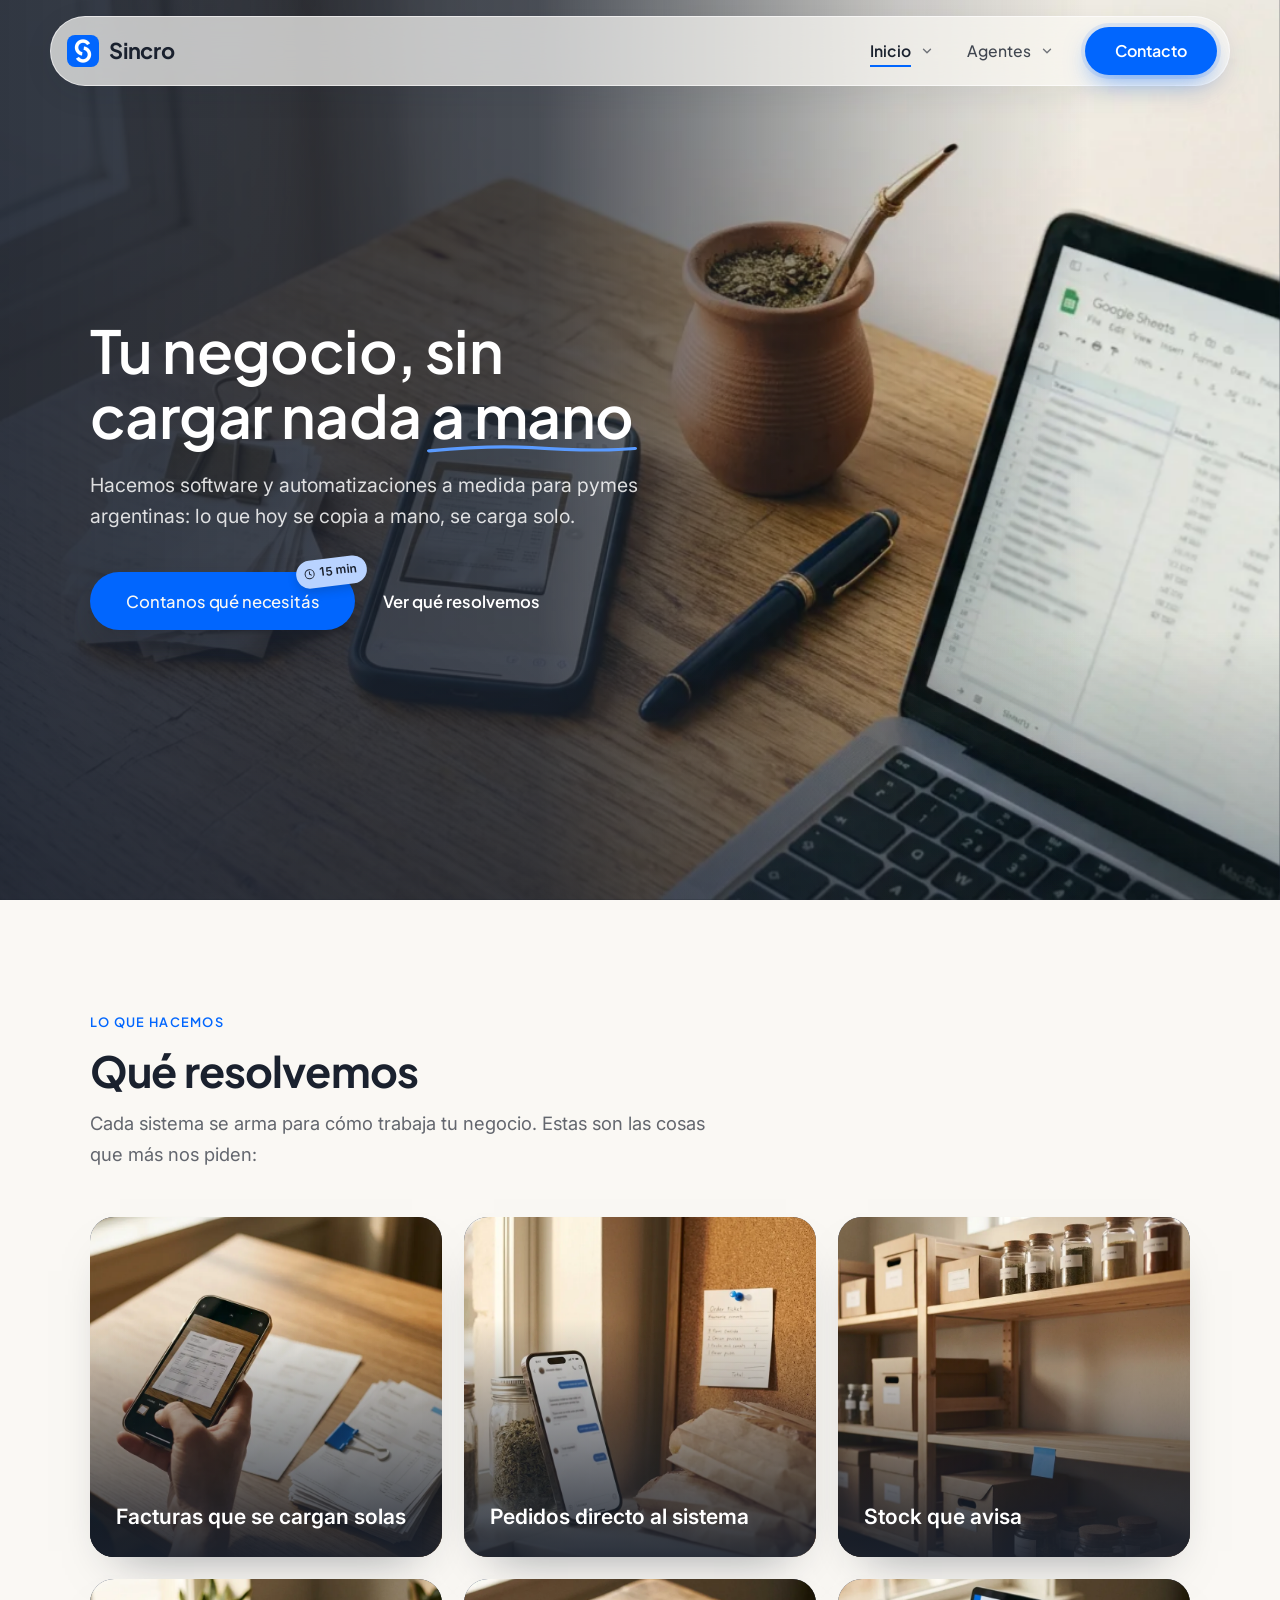
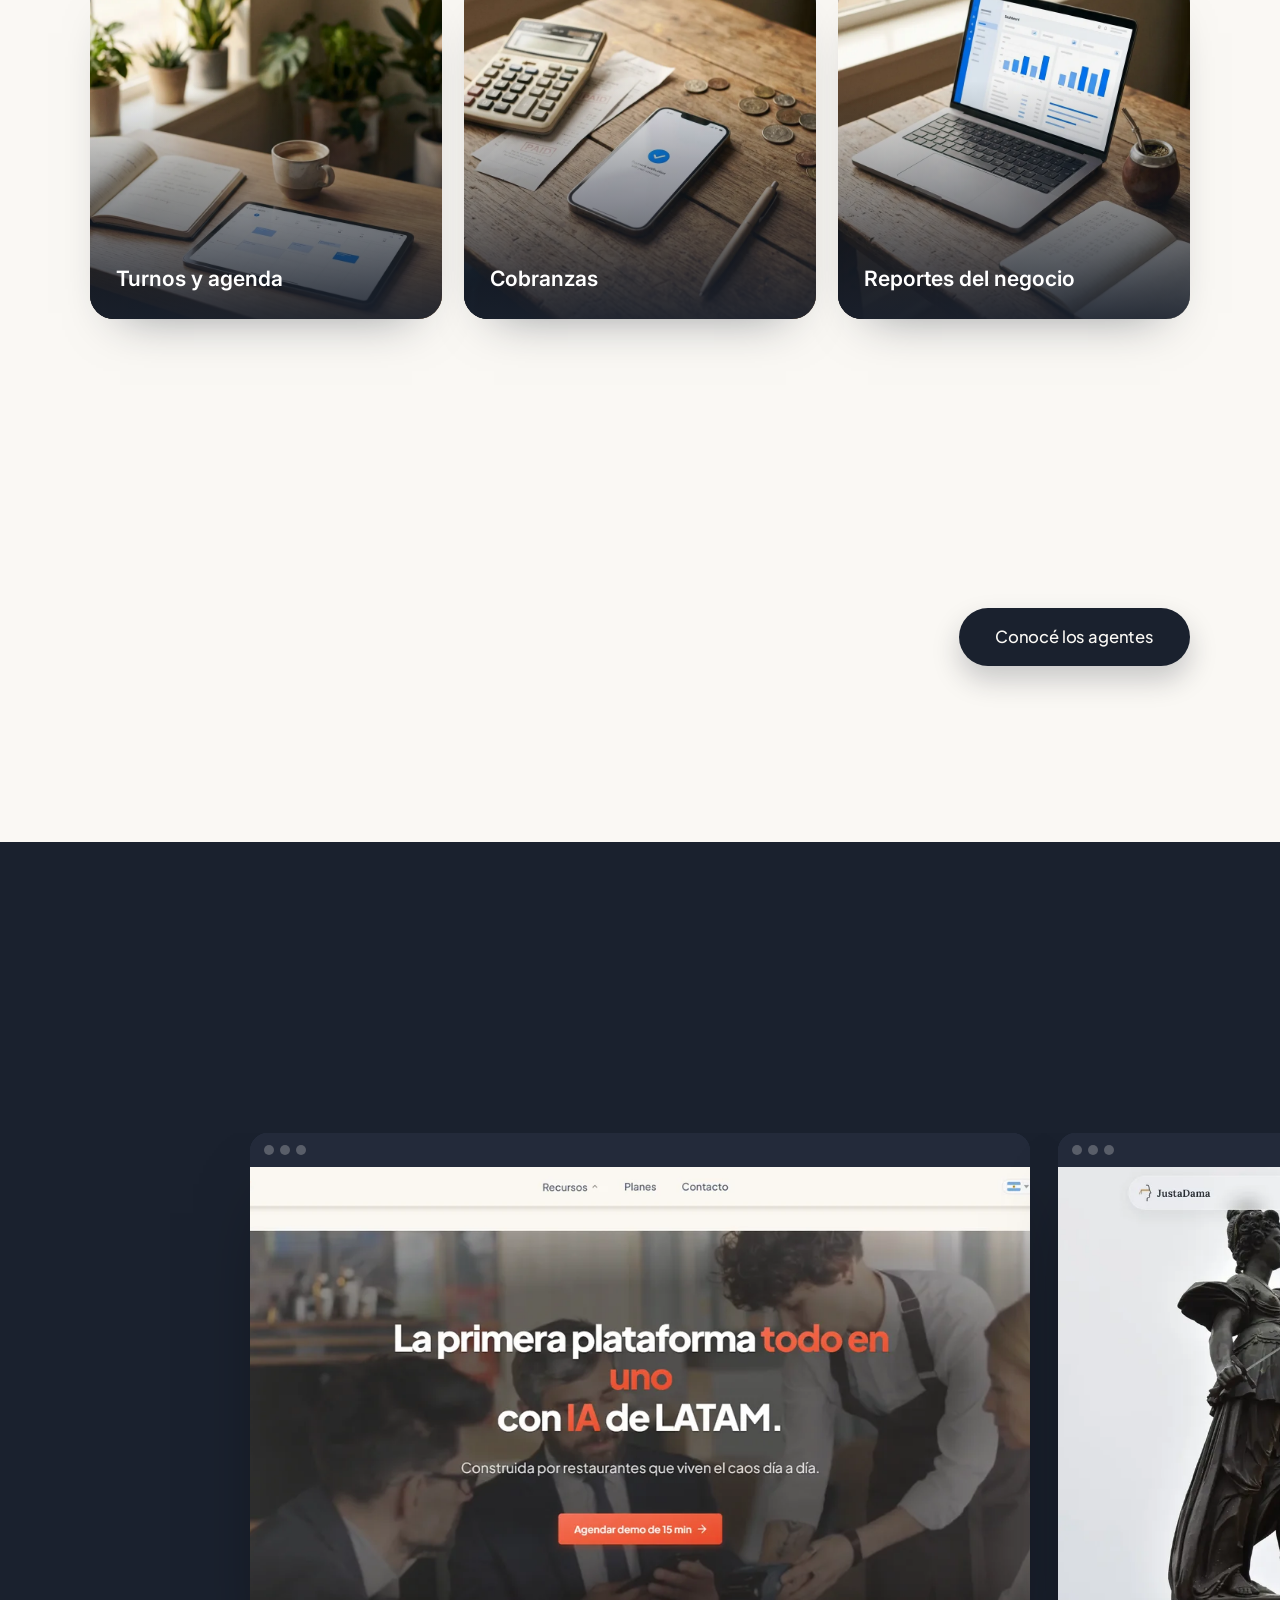
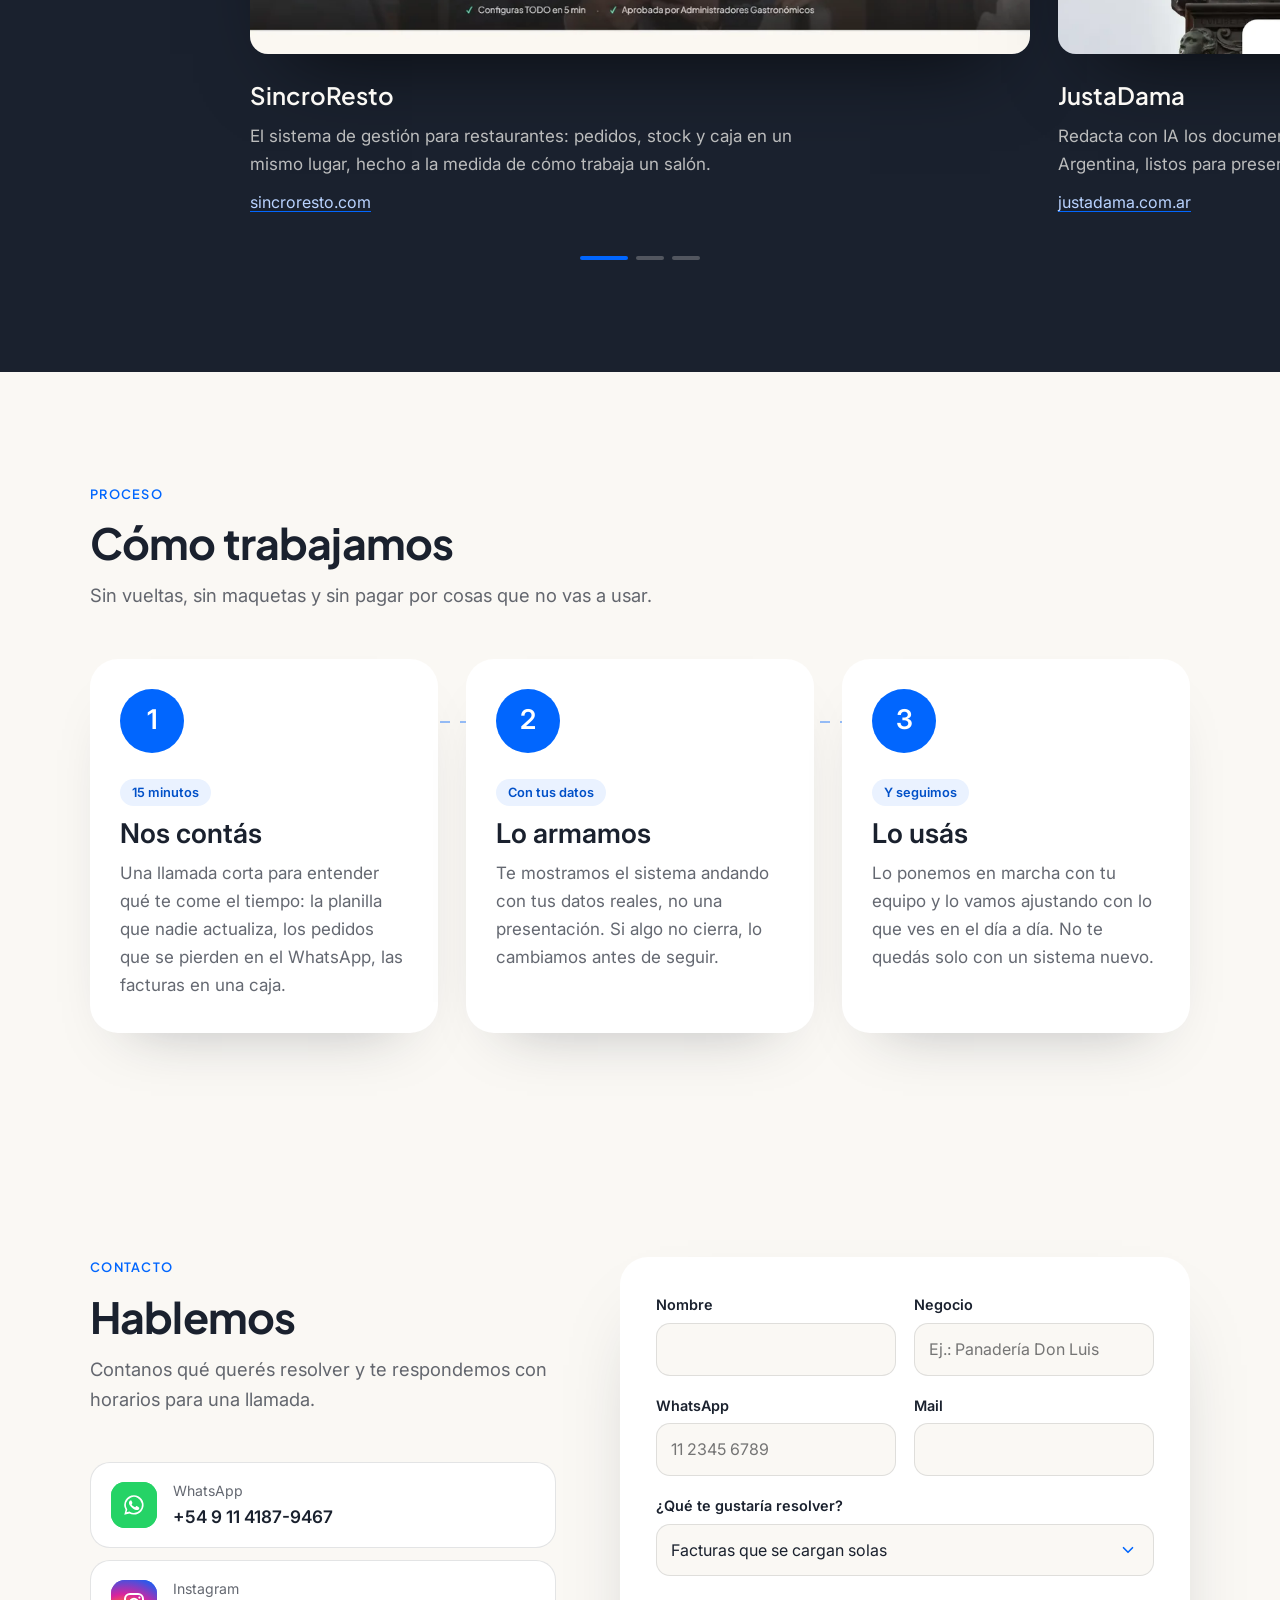
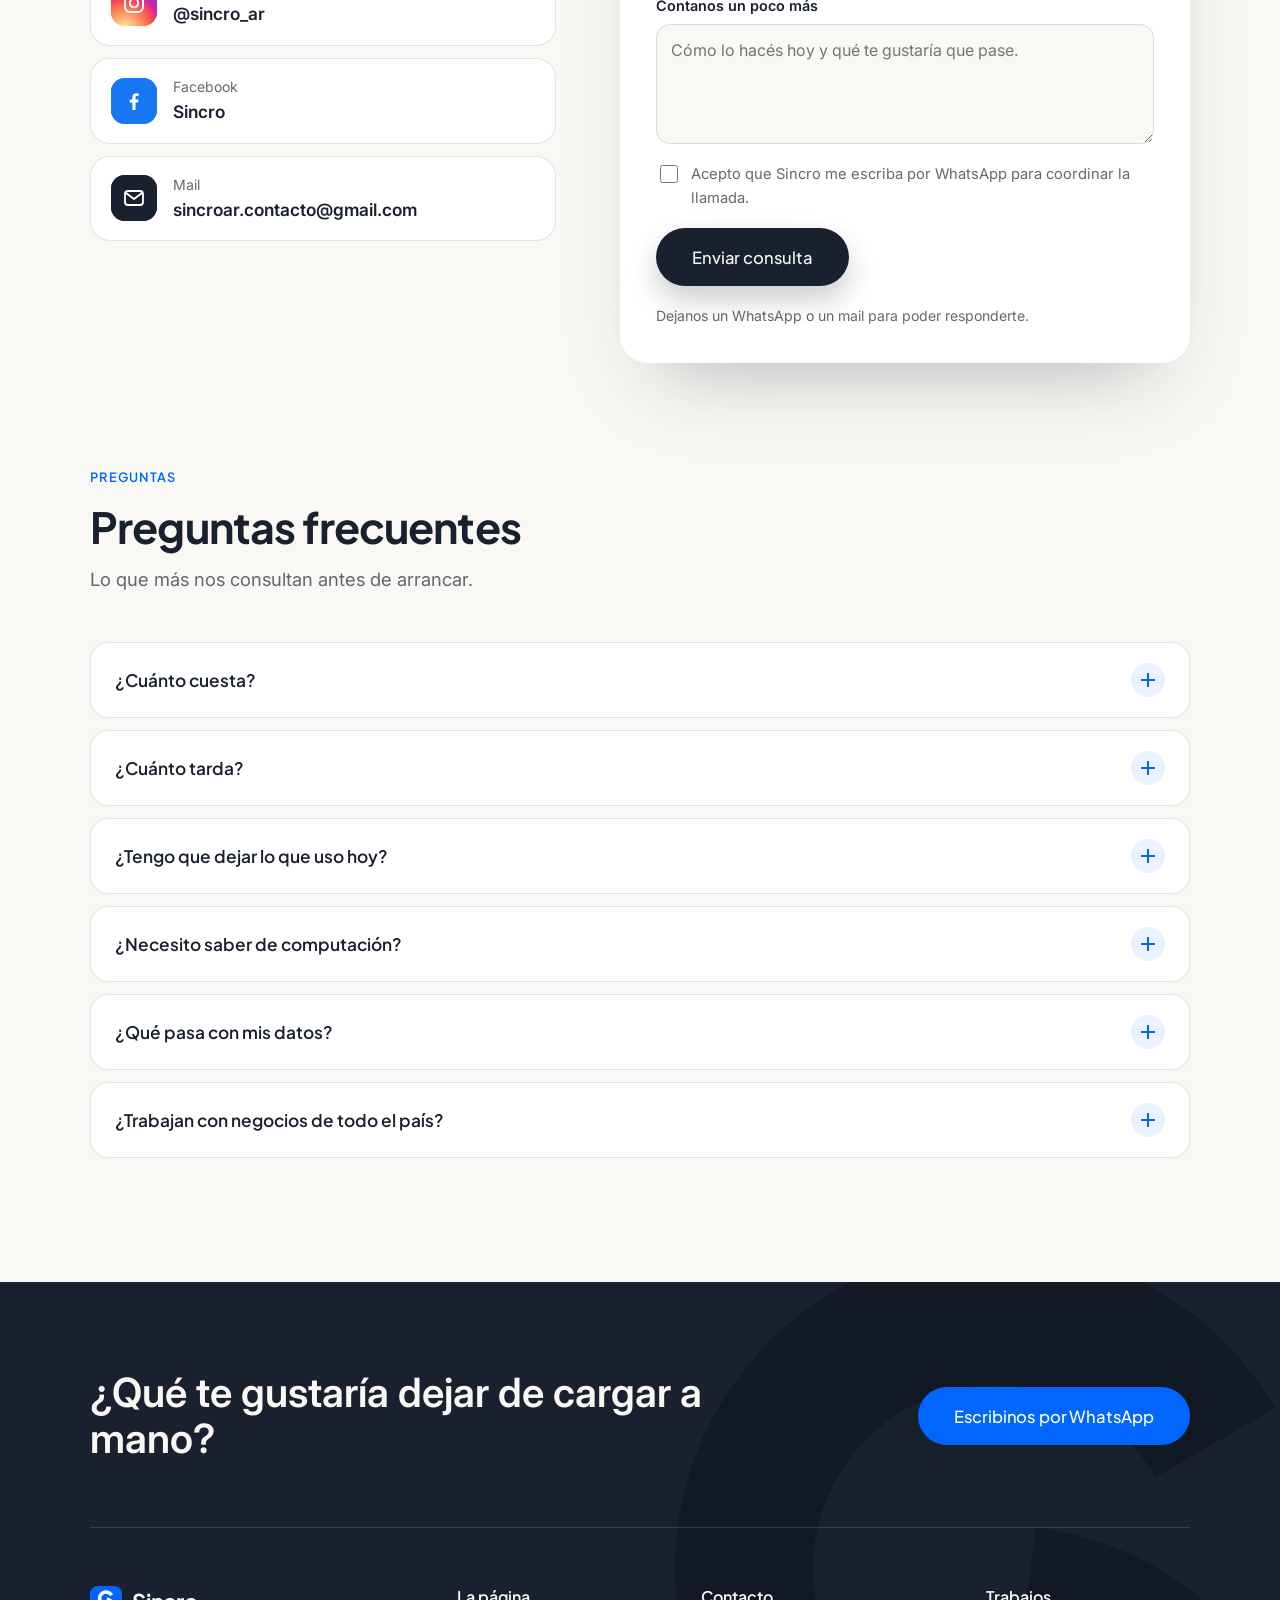
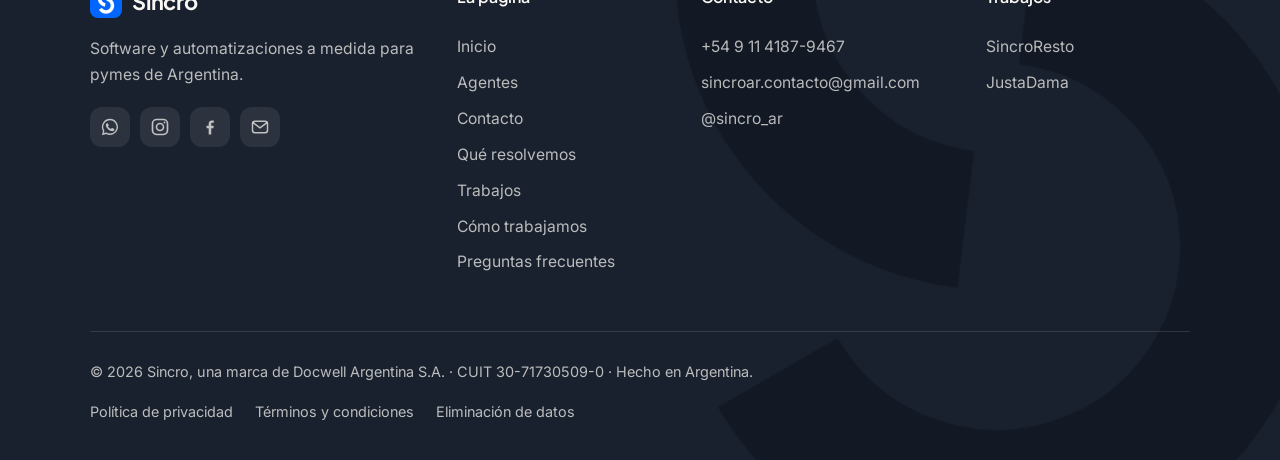
<file: index.html>
<!doctype html>
<html lang="es-AR">
<head>
<meta charset="utf-8">
<meta name="viewport" content="width=device-width, initial-scale=1">
<title>Sincro, software a medida para pymes</title>
<meta name="description" content="Sincro hace software y automatizaciones a medida para pymes argentinas: facturas que se cargan solas, pedidos desde WhatsApp, stock, turnos y cobranzas.">
<link rel="icon" href="logo.png">
<link rel="preconnect" href="https://fonts.googleapis.com">
<link rel="preconnect" href="https://fonts.gstatic.com" crossorigin>
<link href="https://fonts.googleapis.com/css2?family=Inter:wght@400;500;600&family=Plus+Jakarta+Sans:wght@500;600;700&display=swap" rel="stylesheet">
<link rel="stylesheet" href="estilo.css?v=12">
<script>document.documentElement.classList.add("js")</script>
<style>
  /* ---- Hero: la foto a todo el ancho y el texto encima ---- */
  .hero { position: relative; min-height: min(100svh, 900px); display: flex; align-items: center; color: #fff; overflow: hidden; background: var(--tinta); }
  .hero picture, .hero .foto { position: absolute; inset: 0; width: 100%; height: 100%; }
  .hero .foto { object-fit: cover; object-position: 60% 50%; }
  .hero::after {
    content: ''; position: absolute; inset: 0; pointer-events: none;
    background:
      linear-gradient(90deg, rgba(26, 33, 46, 0.9) 0%, rgba(26, 33, 46, 0.78) 42%, rgba(26, 33, 46, 0.2) 70%, rgba(26, 33, 46, 0) 85%),
      linear-gradient(0deg, rgba(26, 33, 46, 0.35) 0%, rgba(26, 33, 46, 0) 30%);
  }
  .hero .contenedor { position: relative; z-index: 1; width: 100%; padding-top: 120px; padding-bottom: 72px; }
  .hero-texto { max-width: 580px; }
  .hero h1 {
    margin: 0 0 22px; font-weight: 600; letter-spacing: -0.01em; line-height: 1.1;
    font-size: clamp(2.4rem, 4vw + 0.5rem, 3.9rem);
  }
  .trazo { position: relative; display: inline-block; }
  .trazo::after {
    content: ''; position: absolute; left: -2%; right: -2%; bottom: -0.1em; height: 0.16em; pointer-events: none;
    background: url("data:image/svg+xml,%3Csvg xmlns='http://www.w3.org/2000/svg' viewBox='0 0 300 20' preserveAspectRatio='none'%3E%3Cpath d='M3 13.5C55 7 110 4 150 7.5C195 11.5 245 15 297 9' fill='none' stroke='%235a9bff' stroke-width='6' stroke-linecap='round'/%3E%3C/svg%3E") no-repeat center / 100% 100%;
  }
  .bajada { margin: 0 0 40px; font-size: clamp(1.04rem, 1vw + 0.7rem, 1.22rem); line-height: 1.6; color: rgba(255, 255, 255, 0.84); max-width: 30em; }
  .acciones { display: flex; align-items: center; gap: 28px; flex-wrap: wrap; }
  .hero .boton { background: var(--azul); }
  .hero .boton::before { background: #fff; }
  .hero .boton::after { background: #0150c8; }
  .hero .enlace { color: #fff; }

  /* ---- Secciones ---- */
  .bloque { padding: 112px 0; }

  /* Que resolvemos: seis fotos; la que esta debajo del mouse se agranda y cuenta mas */
  .resolvemos { list-style: none; padding: 0; margin: 0; display: grid; grid-template-columns: repeat(3, 1fr); gap: 22px; }
  .resolvemos li {
    position: relative; aspect-ratio: 4 / 5; border-radius: 24px; overflow: hidden; color: #fff;
    isolation: isolate; background: linear-gradient(160deg, #2a3a5c, var(--tinta));
    box-shadow: 0 24px 48px -30px rgba(26, 33, 46, 0.5);
    transition: transform 0.45s cubic-bezier(0.2, 0.8, 0.2, 1), box-shadow 0.45s ease;
  }
  .resolvemos li::before {
    content: ''; position: absolute; inset: 0; z-index: -1;
    background: var(--foto, none) center / cover;
    transition: transform 0.9s cubic-bezier(0.22, 1, 0.36, 1), filter 0.6s ease;
  }
  .resolvemos li::after {
    content: ''; position: absolute; inset: 0;
    background: linear-gradient(0deg, rgba(26, 33, 46, 0.92) 0%, rgba(26, 33, 46, 0.35) 45%, rgba(26, 33, 46, 0) 70%);
  }
  .resolvemos .texto { position: absolute; left: 0; right: 0; bottom: 0; z-index: 1; padding: 26px 26px 28px; }
  .resolvemos b { display: block; font-size: 1.32rem; font-weight: 600; line-height: 1.2; }
  .resolvemos span { display: block; color: rgba(255, 255, 255, 0.86); font-size: 1rem; line-height: 1.5; max-height: 0; opacity: 0; overflow: hidden; transition: max-height 0.45s ease, opacity 0.3s ease, margin 0.45s ease; }
  .resolvemos li:hover span { max-height: 9em; opacity: 1; margin-top: 10px; }
  /* Con mouse: la tarjeta de abajo crece y empuja a las demas, pero la seccion no cambia:
     la grilla mide siempre 702px de alto y el ancho del contenedor, y las tarjetas se reparten ese lugar */
  @media (min-width: 901px) and (hover: hover) {
    .resolvemos {
      height: 702px; grid-template-columns: minmax(0, 1fr) minmax(0, 1fr) minmax(0, 1fr); grid-template-rows: minmax(0, 1fr) minmax(0, 1fr);
      transition: grid-template-columns 0.8s cubic-bezier(0.22, 1, 0.36, 1), grid-template-rows 0.8s cubic-bezier(0.22, 1, 0.36, 1);
    }
    .resolvemos li { aspect-ratio: auto; min-width: 0; min-height: 0; transition: box-shadow 0.6s ease, opacity 0.9s ease, transform 1s cubic-bezier(0.22, 1, 0.36, 1); }
    .resolvemos:has(li:nth-child(3n+1):hover) { grid-template-columns: minmax(0, 2.4fr) minmax(0, 0.8fr) minmax(0, 0.8fr); }
    .resolvemos:has(li:nth-child(3n+2):hover) { grid-template-columns: minmax(0, 0.8fr) minmax(0, 2.4fr) minmax(0, 0.8fr); }
    .resolvemos:has(li:nth-child(3n):hover) { grid-template-columns: minmax(0, 0.8fr) minmax(0, 0.8fr) minmax(0, 2.4fr); }
    .resolvemos:has(li:nth-child(-n+3):hover) { grid-template-rows: minmax(0, 2fr) minmax(0, 1fr); }
    .resolvemos:has(li:nth-child(n+4):hover) { grid-template-rows: minmax(0, 1fr) minmax(0, 2fr); }
    .resolvemos li:hover::before { transform: scale(1.06); }
    .resolvemos:has(li:hover) li:not(:hover)::before { filter: brightness(0.75) saturate(0.8); }
    .resolvemos li:hover { box-shadow: 0 40px 70px -30px rgba(26, 33, 46, 0.6); }
    .resolvemos b { transition: font-size 0.7s cubic-bezier(0.22, 1, 0.36, 1); }
    .resolvemos li:hover b { font-size: 1.7rem; }
    .resolvemos span { transition: max-height 0.6s cubic-bezier(0.22, 1, 0.36, 1) 0.1s, opacity 0.45s ease 0.18s, margin 0.6s cubic-bezier(0.22, 1, 0.36, 1); }
  }
  /* En el celular no hay mouse: la descripcion queda a la vista */
  @media (hover: none) { .resolvemos span { max-height: none; opacity: 1; margin-top: 8px; } }
  @media (prefers-reduced-motion: reduce) { .resolvemos li, .resolvemos span { transition: none; } }

  /* Ya funcionando: un carrusel con lo que hicimos */
  .caso { background: var(--tinta); color: var(--papel); overflow: hidden; }
  .caso h2 { color: var(--papel); }
  .caso .intro { color: rgba(250, 248, 244, 0.72); }
  .caso-cabeza .cabeza { margin: 0; }
  .caso-cabeza { margin-bottom: 52px; display: flex; justify-content: space-between; align-items: end; gap: 24px; flex-wrap: wrap; }
  .flechas { display: flex; gap: 10px; margin-bottom: 52px; }
  .flechas button {
    width: 52px; height: 52px; border-radius: 50%; border: 1px solid rgba(250, 248, 244, 0.3); background: transparent; color: var(--papel);
    display: grid; place-items: center; cursor: pointer; transition: background 0.2s ease, border-color 0.2s ease;
  }
  .flechas button:hover:not(:disabled) { background: var(--azul); border-color: var(--azul); }
  .flechas button:disabled { opacity: 0.35; cursor: default; }
  .flechas svg { width: 20px; height: 20px; }
  .pista { display: grid; grid-auto-flow: column; grid-auto-columns: var(--obra); gap: 28px; overflow-x: auto; scroll-snap-type: x mandatory; scrollbar-width: none; padding-bottom: 4px; }
  /* Los trabajos siguen hasta el borde de la pantalla */
  /* Los trabajos van de borde a borde de la pantalla: el que pasa sigue a la vista a la izquierda */
  .caso { --borde: calc(clamp(20px, 5vw, 40px) + max(0px, (100vw - var(--ancho)) / 2)); }
  .pista { --obra: min(780px, 82vw); margin: 0 calc(-1 * var(--borde)); padding: 0 calc((100vw - var(--obra)) / 2) 4px; }
  .pista::-webkit-scrollbar { display: none; }
  .pista:focus-visible { outline: 2px solid var(--azul); outline-offset: 6px; border-radius: 18px; }
  .obra { scroll-snap-align: center; display: grid; gap: 22px; align-content: start; }
  .ventana { border-radius: 18px; overflow: hidden; background: #2a3245; box-shadow: 0 40px 80px -40px rgba(0, 0, 0, 0.7); }
  .ventana .puntos { display: flex; gap: 6px; padding: 12px 14px; background: #232a3a; }
  .ventana .puntos i { width: 10px; height: 10px; border-radius: 50%; background: rgba(250, 248, 244, 0.25); }
  .ventana img { display: block; width: 100%; height: auto; aspect-ratio: 16 / 10; object-fit: cover; object-position: top; }
  .ventana .pronto { aspect-ratio: 16 / 10; display: grid; place-items: center; font-size: 2.4rem; font-weight: 600; color: rgba(250, 248, 244, 0.55); background: radial-gradient(circle at 30% 30%, #1d4fa8, #232a3a 70%); }
  .obra h3 { margin: 0 0 6px; font-size: 1.5rem; font-weight: 600; }
  .obra p { margin: 0 0 10px; color: rgba(250, 248, 244, 0.72); max-width: 34em; }
  .obra a { color: var(--azul-claro); font-size: 1rem; }
  .indicador { display: flex; justify-content: center; gap: 8px; margin-top: 36px; }
  .indicador button { width: 28px; height: 4px; border-radius: 4px; border: 0; padding: 0; background: rgba(250, 248, 244, 0.25); cursor: pointer; transition: background 0.2s ease, width 0.3s ease; }
  .indicador button[aria-current="true"] { background: var(--azul); width: 48px; }

  /* Como trabajamos: tres pasos grandes, unidos por una linea */
  .pasos { list-style: none; padding: 0; margin: 0; display: grid; grid-template-columns: repeat(3, 1fr); gap: 28px; position: relative; }
  .pasos::before { content: ''; position: absolute; top: 62px; left: 10%; right: 10%; height: 2px; background: repeating-linear-gradient(90deg, var(--azul) 0 10px, transparent 10px 20px); opacity: 0.4; }
  .pasos li { position: relative; background: #fff; border-radius: 28px; padding: 30px 30px 34px; box-shadow: 0 30px 60px -40px rgba(26, 33, 46, 0.35); }
  .pasos .num {
    display: grid; place-items: center; width: 64px; height: 64px; margin-bottom: 26px; border-radius: 50%;
    background: var(--azul); color: #fff; font-size: 1.7rem; font-weight: 600; box-shadow: 0 0 0 8px #fff;
  }
  .pasos .cuando { display: block; width: fit-content; margin-bottom: 12px; padding: 3px 12px; border-radius: 999px; background: #eaf2ff; color: #0150c8; font-family: var(--ui); font-size: 0.8rem; font-weight: 600; }
  .pasos b { display: block; font-size: 1.7rem; font-weight: 600; line-height: 1.15; margin-bottom: 10px; }
  .pasos p { margin: 0; color: var(--tinta-suave); }

  .faq { margin: 104px 0 0; }

  /* ---- Al scrollear: cada seccion entra a su manera ---- */
  @media (prefers-reduced-motion: no-preference) {
      .js [data-aparece="izq"] { transform: translateX(-48px); }
    .js [data-aparece="der"] { transform: translateX(80px); }
    .js [data-aparece="zoom"] { transform: scale(0.94); }
      /* las tarjetas de Que resolvemos: apenas vistas, el hover vuelve a ser inmediato */
    .js .resolvemos li[data-aparece] { transition: box-shadow 0.6s ease, opacity 0.9s ease calc(var(--orden, 0) * 120ms), transform 1s cubic-bezier(0.22, 1, 0.36, 1) calc(var(--orden, 0) * 120ms); }
    /* la linea punteada de los pasos se dibuja de izquierda a derecha y los numeros saltan */
    .js .pasos::before { transform: scaleX(0); transform-origin: left; transition: transform 1.6s cubic-bezier(0.22, 1, 0.36, 1) 0.4s; }
    .js .pasos.visto::before { transform: scaleX(1); }
    .js .pasos .num { transform: scale(0); transition: transform 0.7s cubic-bezier(0.34, 1.56, 0.64, 1); transition-delay: calc(var(--orden, 0) * 260ms + 0.5s); }
    .js .pasos.visto .num { transform: scale(1); }
    /* el hero entra al cargar */
    .hero .foto { animation: acerca 2.4s cubic-bezier(0.22, 1, 0.36, 1) both; }
    .hero-texto > * { animation: sube 1s cubic-bezier(0.22, 1, 0.36, 1) both; }
    .hero-texto > :nth-child(2) { animation-delay: 0.15s; }
    .hero-texto > :nth-child(3) { animation-delay: 0.3s; }
  }
  @keyframes acerca { from { transform: scale(1.08); } to { transform: none; } }
  @keyframes sube { from { opacity: 0; transform: translateY(24px); } to { opacity: 1; transform: none; } }

  @media (max-width: 900px) {
    .hero { align-items: flex-end; min-height: 100svh; }
    .hero .foto { object-position: 45% 50%; }
    .hero::after { background: linear-gradient(0deg, rgba(26, 33, 46, 0.94) 0%, rgba(26, 33, 46, 0.75) 45%, rgba(26, 33, 46, 0.1) 80%); }
    .resolvemos { grid-template-columns: 1fr 1fr; gap: 14px; }
    .resolvemos .texto { padding: 18px; }
    .resolvemos b { font-size: 1.08rem; }
    .resolvemos span { font-size: 0.9rem; }
    .pasos, .contacto-grilla { grid-template-columns: 1fr; }
    .pasos::before { display: none; }
    .contacto-grilla { gap: 32px; }
    .faq { margin-top: 72px; }
    .form { grid-template-columns: 1fr; padding: 26px; }
    .bloque { padding: 80px 0; }
  }
  @media (max-width: 560px) { .resolvemos { grid-template-columns: 1fr; } .resolvemos li { aspect-ratio: 5 / 4; } }
</style>
</head>
<body>
<header class="barra">
  <div class="barra-adentro">
    <a class="marca" href="#"><img src="logo.png" alt="">Sincro</a>
    <nav id="menu-principal" aria-label="Principal">
      <div class="nav-grupo">
        <a class="nav-link" href="index.html" aria-current="page">Inicio</a>
        <button class="nav-flecha" type="button" aria-expanded="false" aria-controls="sub-inicio" aria-label="Secciones de Inicio"><svg viewBox="0 0 24 24" fill="none" stroke="currentColor" stroke-width="2.4" stroke-linecap="round" stroke-linejoin="round" aria-hidden="true"><path d="m6 9 6 6 6-6"/></svg></button>
        <div class="nav-sub" id="sub-inicio"><div class="nav-sub-in">
          <a href="index.html#resolvemos">Qué resolvemos</a>
          <a href="index.html#trabajos">Trabajos</a>
          <a href="index.html#como">Cómo trabajamos</a>
          <a href="index.html#preguntas">Preguntas</a>
        </div></div>
      </div>
      <div class="nav-grupo">
        <a class="nav-link" href="agentes.html">Agentes</a>
        <button class="nav-flecha" type="button" aria-expanded="false" aria-controls="sub-agentes" aria-label="Secciones de Agentes"><svg viewBox="0 0 24 24" fill="none" stroke="currentColor" stroke-width="2.4" stroke-linecap="round" stroke-linejoin="round" aria-hidden="true"><path d="m6 9 6 6 6-6"/></svg></button>
        <div class="nav-sub" id="sub-agentes"><div class="nav-sub-in">
          <a href="agentes.html#asistente-de-marketing">Asistente de marketing</a>
          <a href="agentes.html#asistente-de-contenido">Asistente de contenido</a>
          <a href="agentes.html#asistente-puente">Asistente Puente</a>
          <a href="agentes.html#reglas">Las reglas</a>
          <a href="agentes.html#preguntas">Preguntas</a>
        </div></div>
      </div>
      <a class="boton-nav" href="contacto.html">Contacto</a>
    </nav>
    <button class="menu-btn" type="button" aria-expanded="false" aria-controls="menu-principal" aria-label="Abrir menú"><span></span><span></span><span></span></button>
  </div>
</header>

<main>
  <section class="hero">
    <picture>
      <source type="image/webp" srcset="hero-800.webp 800w, hero.webp 1376w" sizes="100vw">
      <img class="foto" src="hero.jpg" width="1376" height="768" fetchpriority="high" alt="">
    </picture>
    <div class="contenedor">
      <div class="hero-texto">
        <h1>Tu negocio, sin cargar nada <span class="trazo">a mano</span></h1>
        <p class="bajada">Hacemos software y automatizaciones a medida para pymes argentinas: lo que hoy se copia a mano, se carga solo.</p>
        <div class="acciones">
          <div class="boton-envuelto">
            <span class="etiqueta" aria-hidden="true">
              <svg viewBox="0 0 24 24" fill="none" stroke="currentColor" stroke-width="1.8"><circle cx="12" cy="12" r="8.4"/><path d="M12 7.6v4.6l3.1 1.9" stroke-linecap="round" stroke-linejoin="round"/></svg>
              15 min
            </span>
            <a class="boton" href="#contacto">Contanos qué necesitás</a>
          </div>
          <a class="enlace" href="#resolvemos">Ver qué resolvemos</a>
        </div>
      </div>
    </div>
  </section>

  <section class="bloque" id="resolvemos">
    <div class="contenedor">
      <div class="cabeza" data-aparece>
        <p class="etiqueta-sec">Lo que hacemos</p>
        <h2>Qué resolvemos</h2>
        <p class="intro">Cada sistema se arma para cómo trabaja tu negocio. Estas son las cosas que más nos piden:</p>
      </div>
      <ul class="resolvemos">
        <li style="--foto: url(resuelve-facturas.webp); --orden: 0" data-aparece><div class="texto"><b>Facturas que se cargan solas</b><span>Nos reenviás la foto o el PDF por WhatsApp o mail y queda cargada con proveedor, monto y vencimiento. Sin tipear nada.</span></div></li>
        <li style="--foto: url(resuelve-pedidos.webp); --orden: 1" data-aparece><div class="texto"><b>Pedidos directo al sistema</b><span>Los pedidos que entran por WhatsApp o mail se registran solos, con cliente y productos, listos para preparar.</span></div></li>
        <li style="--foto: url(resuelve-stock.webp); --orden: 2" data-aparece><div class="texto"><b>Stock que avisa</b><span>Te enterás cuando algo se está por terminar o por vencer, antes de quedarte sin.</span></div></li>
        <li style="--foto: url(resuelve-turnos.webp); --orden: 3" data-aparece><div class="texto"><b>Turnos y agenda</b><span>Tus clientes reservan solos, les llega el recordatorio y las cancelaciones liberan el lugar. Chau cuaderno.</span></div></li>
        <li style="--foto: url(resuelve-cobranzas.webp); --orden: 4" data-aparece><div class="texto"><b>Cobranzas</b><span>Recordatorios de pago automáticos y una lista clara de quién debe, cuánto y desde cuándo.</span></div></li>
        <li style="--foto: url(resuelve-reportes.webp); --orden: 5" data-aparece><div class="texto"><b>Reportes del negocio</b><span>Ventas, gastos, lo que se debe y lo que se cobra, en una pantalla que se actualiza sola.</span></div></li>
      </ul>
    </div>
  </section>

  <section class="bloque" id="agentes">
    <div class="contenedor agentes-teaser">
      <div data-aparece>
        <div class="cabeza">
          <p class="etiqueta-sec">Agentes</p>
          <h2>Agentes</h2>
          <p class="intro">Asistentes que trabajan dentro de tu sistema: uno para marketing, otro para contenido y pronto uno que atiende tus mensajes. Vos elegís cuánto hacen solos.</p>
        </div>
      </div>
      <a class="boton" href="agentes.html">Conocé los agentes</a>
    </div>
  </section>

  <section class="bloque caso" id="trabajos">
    <div class="contenedor">
      <div class="caso-cabeza" data-aparece="izq">
        <div>
          <div class="cabeza">
            <p class="etiqueta-sec">Trabajos</p>
            <h2>Ya funcionando</h2>
            <p class="intro">Sistemas que hicimos y que se usan todos los días.</p>
          </div>
        </div>
        <div class="flechas">
          <button type="button" data-ir="-1" aria-label="Trabajo anterior"><svg viewBox="0 0 24 24" fill="none" stroke="currentColor" stroke-width="2" stroke-linecap="round" stroke-linejoin="round"><path d="M15 5l-7 7 7 7"/></svg></button>
          <button type="button" data-ir="1" aria-label="Trabajo siguiente"><svg viewBox="0 0 24 24" fill="none" stroke="currentColor" stroke-width="2" stroke-linecap="round" stroke-linejoin="round"><path d="M9 5l7 7-7 7"/></svg></button>
        </div>
      </div>
      <div class="pista" tabindex="0" aria-label="Trabajos" data-aparece="der" style="--orden: 1">
        <article class="obra">
          <div class="ventana"><div class="puntos"><i></i><i></i><i></i></div><img src="caso-sincroresto.webp" width="1200" height="750" loading="lazy" alt="Inicio de SincroResto"></div>
          <div><h3>SincroResto</h3><p>El sistema de gestión para restaurantes: pedidos, stock y caja en un mismo lugar, hecho a la medida de cómo trabaja un salón.</p><a href="https://sincroresto.com" target="_blank" rel="noopener">sincroresto.com</a></div>
        </article>
        <article class="obra">
          <div class="ventana"><div class="puntos"><i></i><i></i><i></i></div><img src="caso-justadama.webp" width="1200" height="750" loading="lazy" alt="Inicio de JustaDama"></div>
          <div><h3>JustaDama</h3><p>Redacta con IA los documentos para constituir una sociedad en Argentina, listos para presentar.</p><a href="https://justadama.com.ar" target="_blank" rel="noopener">justadama.com.ar</a></div>
        </article>
        <article class="obra">
          <div class="ventana"><div class="puntos"><i></i><i></i><i></i></div><div class="pronto" role="img" aria-label="Tokeo">Tokeo</div></div>
          <div><h3>Tokeo</h3><p>Muy pronto.</p></div>
        </article>
      </div>
      <div class="indicador" aria-label="Elegir trabajo"></div>
    </div>
  </section>

  <section class="bloque" id="como">
    <div class="contenedor">
      <div class="cabeza" data-aparece>
        <p class="etiqueta-sec">Proceso</p>
        <h2>Cómo trabajamos</h2>
        <p class="intro">Sin vueltas, sin maquetas y sin pagar por cosas que no vas a usar.</p>
      </div>
      <ol class="pasos" data-solo-marca>
        <li style="--orden: 0" data-aparece><span class="num" aria-hidden="true">1</span><span class="cuando">15 minutos</span><b>Nos contás</b><p>Una llamada corta para entender qué te come el tiempo: la planilla que nadie actualiza, los pedidos que se pierden en el WhatsApp, las facturas en una caja.</p></li>
        <li style="--orden: 1" data-aparece><span class="num" aria-hidden="true">2</span><span class="cuando">Con tus datos</span><b>Lo armamos</b><p>Te mostramos el sistema andando con tus datos reales, no una presentación. Si algo no cierra, lo cambiamos antes de seguir.</p></li>
        <li style="--orden: 2" data-aparece><span class="num" aria-hidden="true">3</span><span class="cuando">Y seguimos</span><b>Lo usás</b><p>Lo ponemos en marcha con tu equipo y lo vamos ajustando con lo que ves en el día a día. No te quedás solo con un sistema nuevo.</p></li>
      </ol>
    </div>
  </section>

  <section class="bloque" id="contacto">
    <div class="contenedor">
      <div class="contacto-grilla">
        <div>
          <div class="cabeza" data-aparece>
            <p class="etiqueta-sec">Contacto</p>
            <h2>Hablemos</h2>
            <p class="intro">Contanos qué querés resolver y te respondemos con horarios para una llamada.</p>
          </div>
          <div class="redes">
            <a class="red wa" style="--orden: 0" data-aparece="izq" href="https://wa.me/5491141879467?text=Hola%20Sincro%2C%20quiero%20consultar%20por%20un%20sistema%20para%20mi%20negocio" target="_blank" rel="noopener">
              <span class="icono" aria-hidden="true"><svg viewBox="0 0 24 24" fill="currentColor"><path d="M12 2.2a9.7 9.7 0 0 0-8.4 14.6L2.3 21.8l5.1-1.3A9.7 9.7 0 1 0 12 2.2zm0 17.7c-1.5 0-3-.4-4.2-1.2l-.3-.2-3 .8.8-2.9-.2-.3A8 8 0 1 1 12 19.9zm4.4-6c-.2-.1-1.4-.7-1.7-.8-.2-.1-.4-.1-.5.1l-.8.9c-.1.2-.3.2-.5.1-.2-.1-1-.4-1.9-1.2-.7-.6-1.2-1.4-1.3-1.6-.1-.2 0-.4.1-.5l.4-.4.2-.4v-.4l-.8-1.8c-.2-.5-.4-.4-.5-.4h-.5c-.2 0-.4.1-.7.3-.2.3-.9.9-.9 2.1s.9 2.4 1 2.6c.1.2 1.8 2.8 4.4 3.9.6.3 1.1.4 1.5.5.6.2 1.2.2 1.6.1.5-.1 1.4-.6 1.6-1.1.2-.6.2-1 .1-1.1l-.3-.2z"/></svg></span>
              <span><small>WhatsApp</small><b>+54 9 11 4187-9467</b></span>
            </a>
            <a class="red ig" style="--orden: 1" data-aparece="izq" href="https://www.instagram.com/sincro_ar/" target="_blank" rel="noopener">
              <span class="icono" aria-hidden="true"><svg viewBox="0 0 24 24" fill="none" stroke="currentColor" stroke-width="2"><rect x="3" y="3" width="18" height="18" rx="5"/><circle cx="12" cy="12" r="4.2"/><circle cx="17.4" cy="6.6" r="1.1" fill="currentColor" stroke="none"/></svg></span>
              <span><small>Instagram</small><b>@sincro_ar</b></span>
            </a>
            <a class="red fb" style="--orden: 2" data-aparece="izq" href="https://www.facebook.com/profile.php?id=61595291607526" target="_blank" rel="noopener">
              <span class="icono" aria-hidden="true"><svg viewBox="0 0 24 24" fill="currentColor"><path d="M13.5 21v-7.6h2.6l.4-3h-3V8.5c0-.9.3-1.5 1.5-1.5h1.6V4.3c-.3 0-1.2-.1-2.3-.1-2.3 0-3.9 1.4-3.9 4v2.2H7.8v3h2.6V21h3.1z"/></svg></span>
              <span><small>Facebook</small><b>Sincro</b></span>
            </a>
            <a class="red mail" style="--orden: 3" data-aparece="izq" href="mailto:sincroar.contacto@gmail.com?subject=Consulta%20desde%20la%20web">
              <span class="icono" aria-hidden="true"><svg viewBox="0 0 24 24" fill="none" stroke="currentColor" stroke-width="1.8" stroke-linejoin="round"><rect x="3" y="5" width="18" height="14" rx="3"/><path d="M4 7l8 6 8-6" stroke-linecap="round"/></svg></span>
              <span><small>Mail</small><b>sincroar.contacto@gmail.com</b></span>
            </a>
          </div>
        </div>

        <form class="form" id="form-contacto" novalidate data-aparece="zoom" style="--orden: 1">
          <div class="campo"><label for="f-nombre">Nombre</label><input id="f-nombre" name="nombre" autocomplete="name" required></div>
          <div class="campo"><label for="f-negocio">Negocio</label><input id="f-negocio" name="negocio" autocomplete="organization" placeholder="Ej.: Panadería Don Luis"></div>
          <div class="campo"><label for="f-whatsapp">WhatsApp</label><input id="f-whatsapp" name="whatsapp" type="tel" autocomplete="tel" inputmode="tel" placeholder="11 2345 6789"></div>
          <div class="campo"><label for="f-mail">Mail</label><input id="f-mail" name="mail" type="email" autocomplete="email"></div>
          <div class="campo ancho"><label for="f-tema">¿Qué te gustaría resolver?</label>
            <select id="f-tema" name="tema">
              <option>Facturas que se cargan solas</option>
              <option>Pedidos directo al sistema</option>
              <option>Stock que avisa</option>
              <option>Turnos y agenda</option>
              <option>Cobranzas</option>
              <option>Reportes del negocio</option>
              <option>Otra cosa</option>
            </select>
          </div>
          <div class="campo ancho"><label for="f-mensaje">Contanos un poco más</label><textarea id="f-mensaje" name="mensaje" placeholder="Cómo lo hacés hoy y qué te gustaría que pase."></textarea></div>
          <div class="trampa" aria-hidden="true"><label>Tu sitio web <input name="sitio" tabindex="-1" autocomplete="off"></label></div>
          <label class="consentimiento"><input type="checkbox" name="acepta_whatsapp">Acepto que Sincro me escriba por WhatsApp para coordinar la llamada.</label>
          <button class="boton enviar" type="submit">Enviar consulta</button>
          <p class="nota" aria-live="polite">Dejanos un WhatsApp o un mail para poder responderte.</p>
        </form>
      </div>

      <div class="faq" id="preguntas">
        <div class="cabeza" data-aparece>
          <p class="etiqueta-sec">Preguntas</p>
          <h2>Preguntas frecuentes</h2>
          <p class="intro">Lo que más nos consultan antes de arrancar.</p>
        </div>
        <div>
          <details data-aparece><summary>¿Cuánto cuesta?</summary><div class="respuesta"><p>Depende de lo que haya que armar. Después de la llamada te pasamos un presupuesto por escrito, antes de empezar, y no pagás por funciones que no vas a usar.</p></div></details>
          <details data-aparece><summary>¿Cuánto tarda?</summary><div class="respuesta"><p>Depende del sistema. En la llamada te decimos plazos concretos, y en el camino te vamos mostrando avances andando con tus datos.</p></div></details>
          <details data-aparece><summary>¿Tengo que dejar lo que uso hoy?</summary><div class="respuesta"><p>No. Nos adaptamos a lo que ya usás: tu WhatsApp, tus planillas, tu mail o tu sistema de facturación. La idea es sacarte trabajo, no sumarte otro programa.</p></div></details>
          <details data-aparece><summary>¿Necesito saber de computación?</summary><div class="respuesta"><p>No. Lo armamos para que lo use cualquiera de tu equipo, y te acompañamos en la puesta en marcha.</p></div></details>
          <details data-aparece><summary>¿Qué pasa con mis datos?</summary><div class="respuesta"><p>Tus datos son tuyos y se usan solo para que el sistema funcione. Podés leer el detalle en la <a href="privacidad.html">política de privacidad</a>.</p></div></details>
          <details data-aparece><summary>¿Trabajan con negocios de todo el país?</summary><div class="respuesta"><p>Sí. Las llamadas y la puesta en marcha se hacen a distancia, así que da igual dónde esté tu negocio.</p></div></details>
        </div>
      </div>
    </div>
  </section>
</main>

<footer class="pie">
  <div class="contenedor">
    <div class="pie-llamado">
      <p>¿Qué te gustaría dejar de cargar a mano?</p>
      <a class="boton" href="https://wa.me/5491141879467?text=Hola%20Sincro%2C%20quiero%20consultar%20por%20un%20sistema%20para%20mi%20negocio" target="_blank" rel="noopener">Escribinos por WhatsApp</a>
    </div>
    <div class="pie-columnas">
      <div class="pie-marca">
        <a class="marca" href="#"><img src="logo.png" alt="">Sincro</a>
        <p>Software y automatizaciones a medida para pymes de Argentina.</p>
        <div class="pie-redes">
          <a href="https://wa.me/5491141879467?text=Hola%20Sincro%2C%20quiero%20consultar%20por%20un%20sistema%20para%20mi%20negocio" target="_blank" rel="noopener" aria-label="WhatsApp"><svg viewBox="0 0 24 24" fill="currentColor"><path d="M12 2.2a9.7 9.7 0 0 0-8.4 14.6L2.3 21.8l5.1-1.3A9.7 9.7 0 1 0 12 2.2zm0 17.7c-1.5 0-3-.4-4.2-1.2l-.3-.2-3 .8.8-2.9-.2-.3A8 8 0 1 1 12 19.9zm4.4-6c-.2-.1-1.4-.7-1.7-.8-.2-.1-.4-.1-.5.1l-.8.9c-.1.2-.3.2-.5.1-.2-.1-1-.4-1.9-1.2-.7-.6-1.2-1.4-1.3-1.6-.1-.2 0-.4.1-.5l.4-.4.2-.4v-.4l-.8-1.8c-.2-.5-.4-.4-.5-.4h-.5c-.2 0-.4.1-.7.3-.2.3-.9.9-.9 2.1s.9 2.4 1 2.6c.1.2 1.8 2.8 4.4 3.9.6.3 1.1.4 1.5.5.6.2 1.2.2 1.6.1.5-.1 1.4-.6 1.6-1.1.2-.6.2-1 .1-1.1l-.3-.2z"/></svg></a>
          <a href="https://www.instagram.com/sincro_ar/" target="_blank" rel="noopener" aria-label="Instagram"><svg viewBox="0 0 24 24" fill="none" stroke="currentColor" stroke-width="2"><rect x="3" y="3" width="18" height="18" rx="5"/><circle cx="12" cy="12" r="4.2"/><circle cx="17.4" cy="6.6" r="1.1" fill="currentColor" stroke="none"/></svg></a>
          <a href="https://www.facebook.com/profile.php?id=61595291607526" target="_blank" rel="noopener" aria-label="Facebook"><svg viewBox="0 0 24 24" fill="currentColor"><path d="M13.5 21v-7.6h2.6l.4-3h-3V8.5c0-.9.3-1.5 1.5-1.5h1.6V4.3c-.3 0-1.2-.1-2.3-.1-2.3 0-3.9 1.4-3.9 4v2.2H7.8v3h2.6V21h3.1z"/></svg></a>
          <a href="mailto:sincroar.contacto@gmail.com" aria-label="Mail"><svg viewBox="0 0 24 24" fill="none" stroke="currentColor" stroke-width="1.8" stroke-linejoin="round"><rect x="3" y="5" width="18" height="14" rx="3"/><path d="M4 7l8 6 8-6" stroke-linecap="round"/></svg></a>
        </div>
      </div>
      <nav aria-label="Secciones">
        <h3>La página</h3>
        <a href="index.html">Inicio</a>
        <a href="agentes.html">Agentes</a>
        <a href="contacto.html">Contacto</a>
        <a href="#resolvemos">Qué resolvemos</a>
        <a href="#trabajos">Trabajos</a>
        <a href="#como">Cómo trabajamos</a>
        <a href="#preguntas">Preguntas frecuentes</a>
      </nav>
      <div>
        <h3>Contacto</h3>
        <a href="https://wa.me/5491141879467?text=Hola%20Sincro%2C%20quiero%20consultar%20por%20un%20sistema%20para%20mi%20negocio" target="_blank" rel="noopener">+54 9 11 4187-9467</a>
        <a href="mailto:sincroar.contacto@gmail.com">sincroar.contacto@gmail.com</a>
        <a href="https://www.instagram.com/sincro_ar/" target="_blank" rel="noopener">@sincro_ar</a>
      </div>
      <div>
        <h3>Trabajos</h3>
        <a href="https://sincroresto.com" target="_blank" rel="noopener">SincroResto</a>
        <a href="https://justadama.com.ar" target="_blank" rel="noopener">JustaDama</a>
      </div>
    </div>
    <div class="pie-final">
      <span>© 2026 Sincro, una marca de Docwell Argentina S.A. · CUIT 30-71730509-0 · Hecho en Argentina.</span>
      <nav class="pie-legal" aria-label="Legales">
        <a href="privacidad.html">Política de privacidad</a>
        <a href="terminos.html">Términos y condiciones</a>
        <a href="eliminacion-de-datos.html">Eliminación de datos</a>
      </nav>
    </div>
  </div>
</footer>

<script>
  // Carrusel: flechas, rayitas y cual se esta viendo.
  (function () {
    const pista = document.querySelector('.pista');
    const obras = [...pista.children];
    const indicador = document.querySelector('.indicador');
    const flechas = document.querySelectorAll('.flechas button');
    const paso = () => obras[1].offsetLeft - obras[0].offsetLeft;
    const ir = (i) => pista.scrollTo({ left: Math.max(0, Math.min(obras.length - 1, i)) * paso(), behavior: 'smooth' });
    const rayas = obras.map((obra, i) => {
      const b = document.createElement('button');
      b.type = 'button';
      b.setAttribute('aria-label', obra.querySelector('h3').textContent);
      b.addEventListener('click', () => ir(i));
      indicador.append(b);
      return b;
    });
    const marcar = () => {
      const fin = pista.scrollLeft + pista.clientWidth >= pista.scrollWidth - 4;
      const i = fin ? obras.length - 1 : Math.round(pista.scrollLeft / paso());
      rayas.forEach((r, j) => r.setAttribute('aria-current', String(j === i)));
      flechas[0].disabled = pista.scrollLeft <= 4;
      flechas[1].disabled = fin;
    };
    flechas.forEach((f) => f.addEventListener('click', () => ir(Math.round(pista.scrollLeft / paso()) + Number(f.dataset.ir))));
    pista.addEventListener('scroll', marcar, { passive: true });
    marcar();

    // Pasa solo cada 5 segundos, pero recien cuando llegas a esta seccion.
    // Se frena con el mouse encima de un trabajo y vuelve a contar si lo moves a mano.
    if (!matchMedia('(prefers-reduced-motion: reduce)').matches) {
      let visible = false;
      let encima = false;
      let reloj;
      const contar = () => {
        clearTimeout(reloj);
        if (!visible || encima) return;
        reloj = setTimeout(() => {
          if (document.hidden) return contar();
          const fin = pista.scrollLeft + pista.clientWidth >= pista.scrollWidth - 4;
          ir(fin ? 0 : Math.round(pista.scrollLeft / paso()) + 1);
          contar();
        }, 5000);
      };
      new IntersectionObserver(([e]) => { visible = e.isIntersecting; contar(); }, { threshold: 0.5 }).observe(pista);
      pista.addEventListener('mouseenter', () => { encima = true; contar(); });
      pista.addEventListener('mouseleave', () => { encima = false; contar(); });
      pista.addEventListener('touchstart', () => clearTimeout(reloj), { passive: true });
      pista.addEventListener('touchend', contar, { passive: true });
      document.querySelectorAll('.flechas button').forEach((f) => f.addEventListener('click', contar));
      indicador.addEventListener('click', contar);
    }
  })();

</script>
<script src="sitio.js?v=3" defer></script>
</body>
</html>
</file>
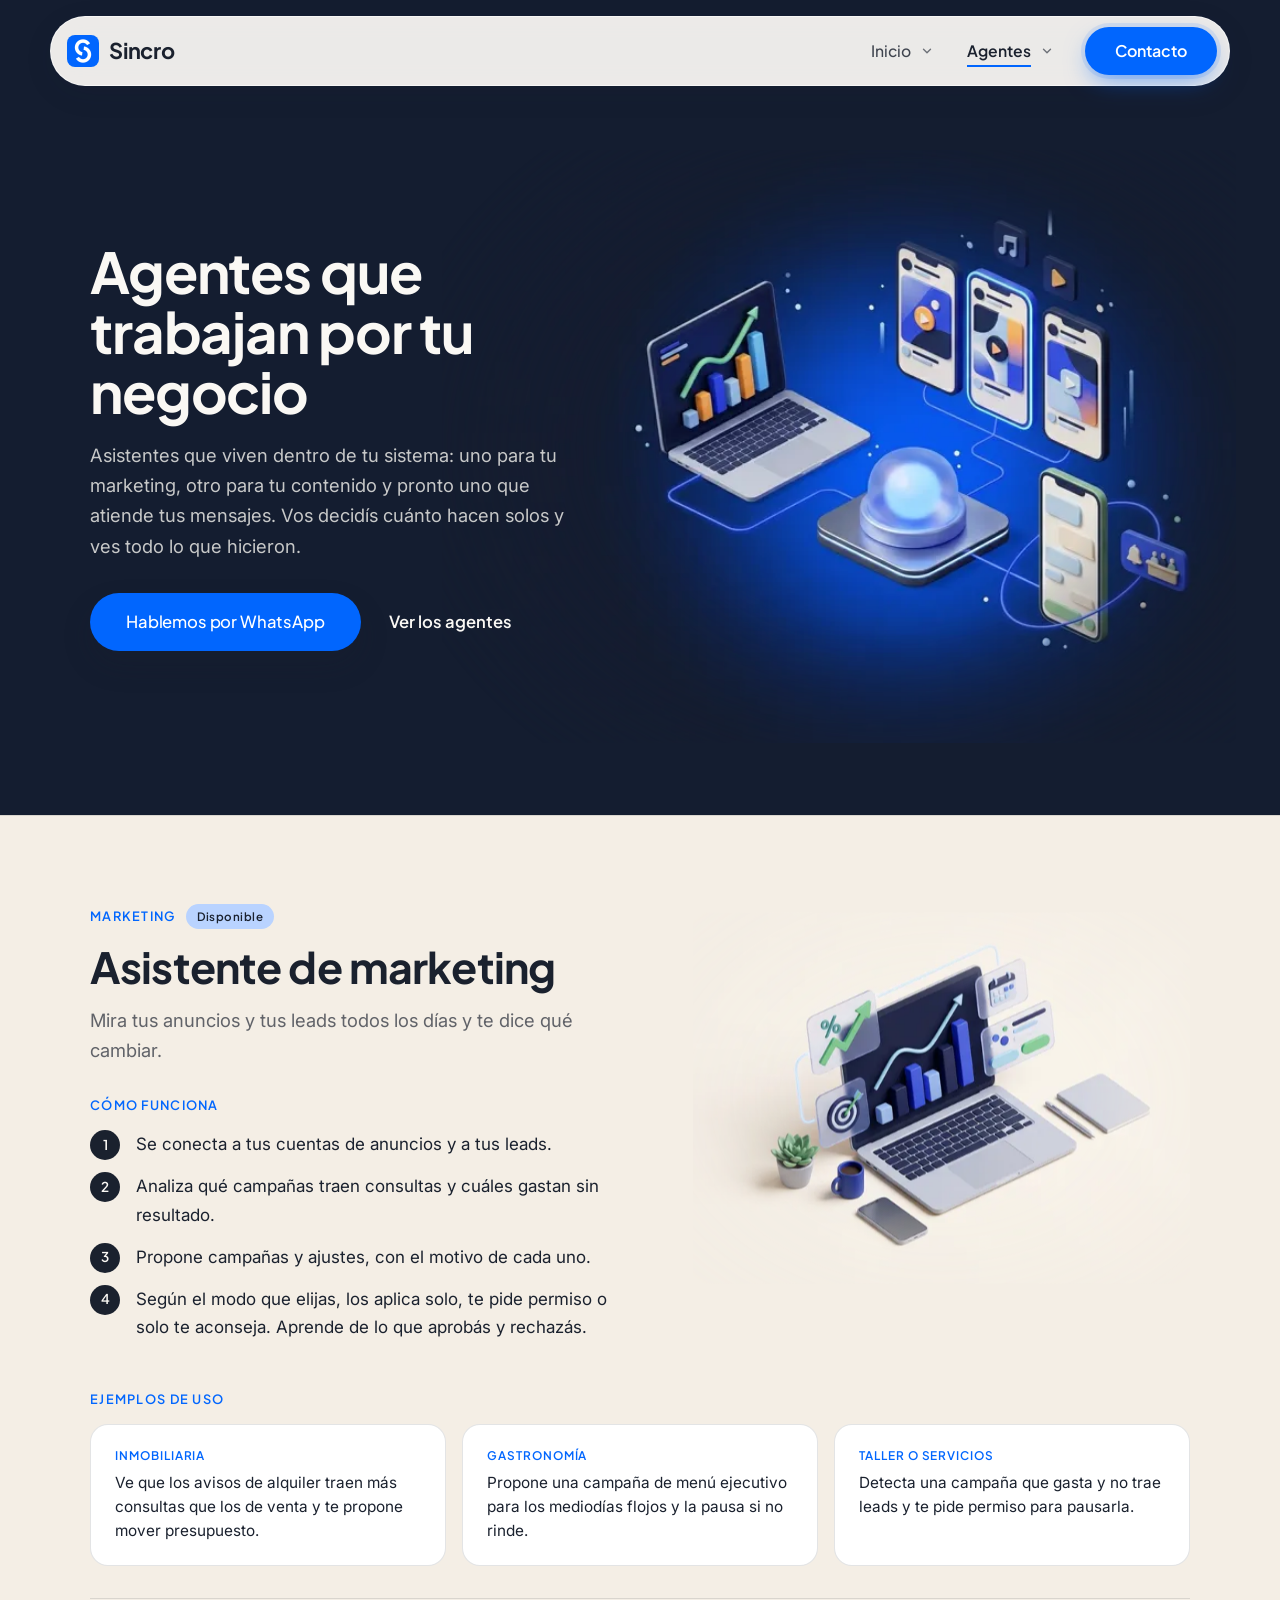
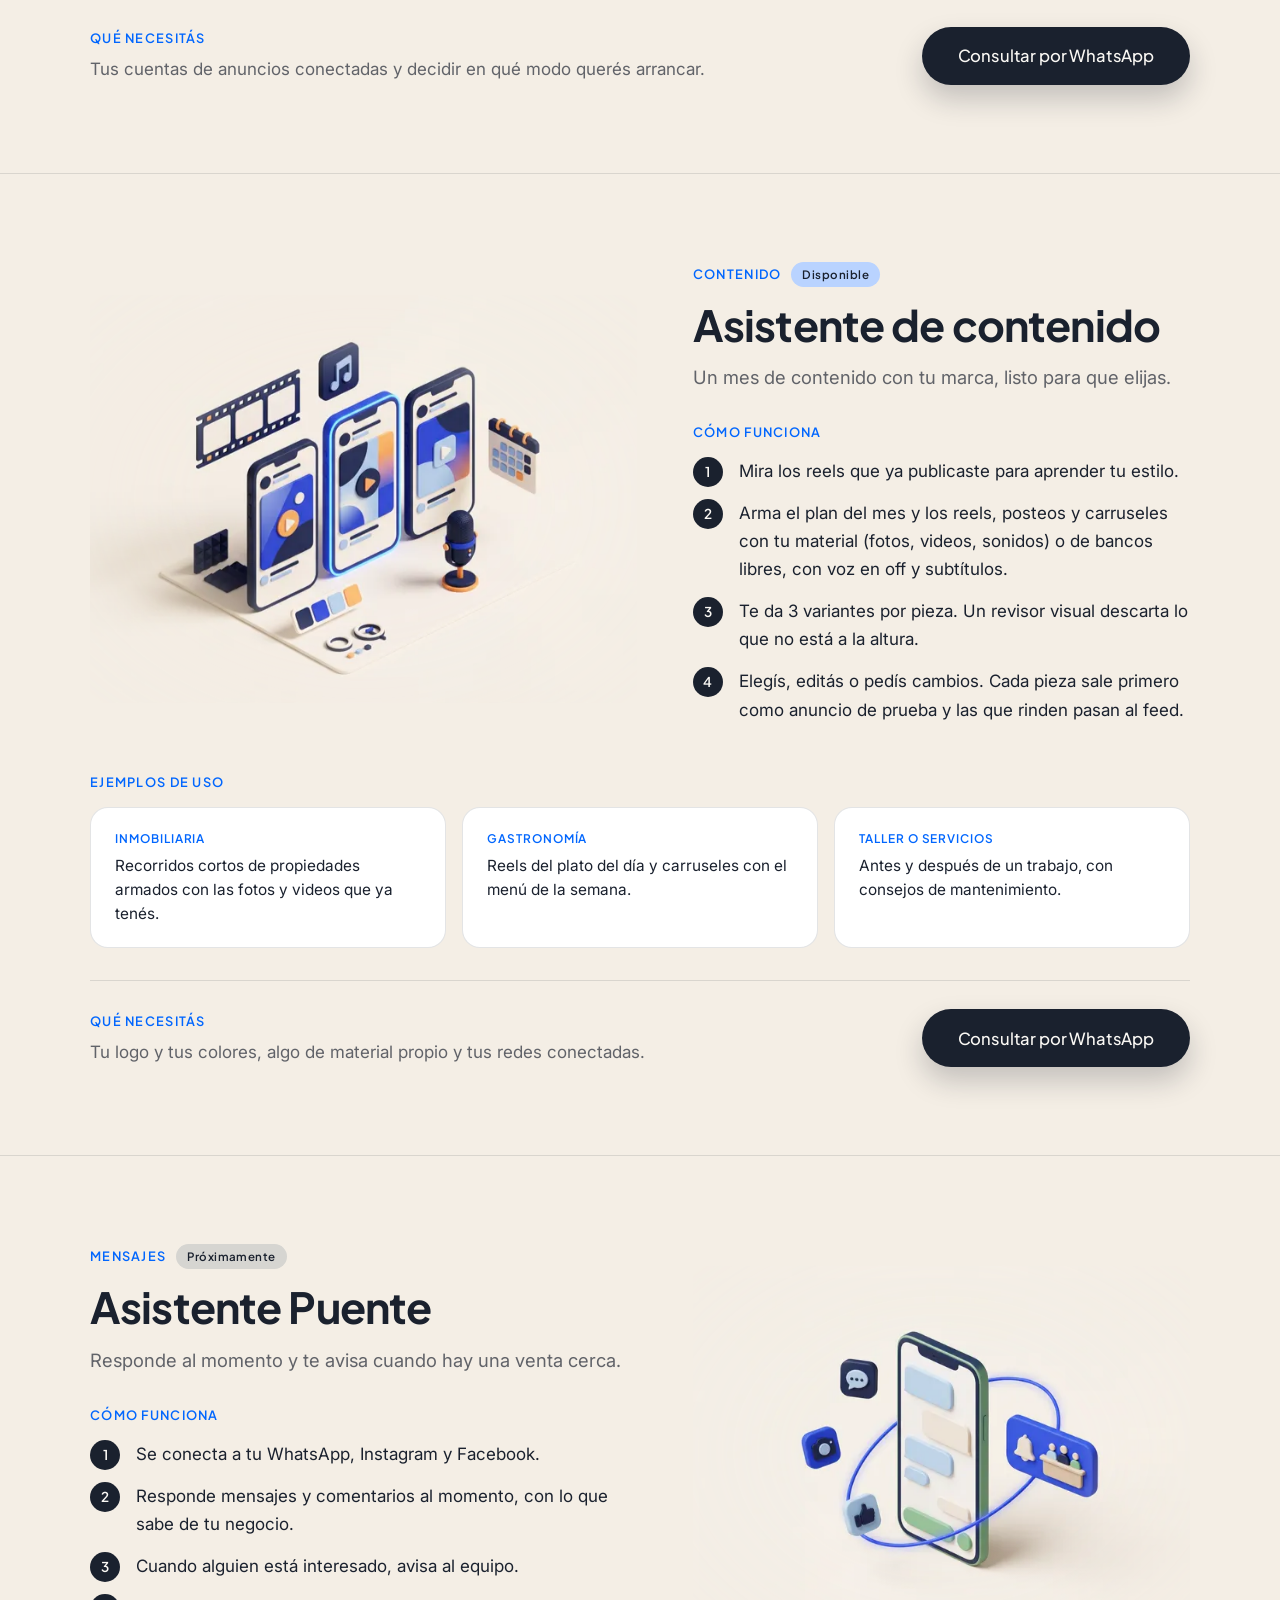
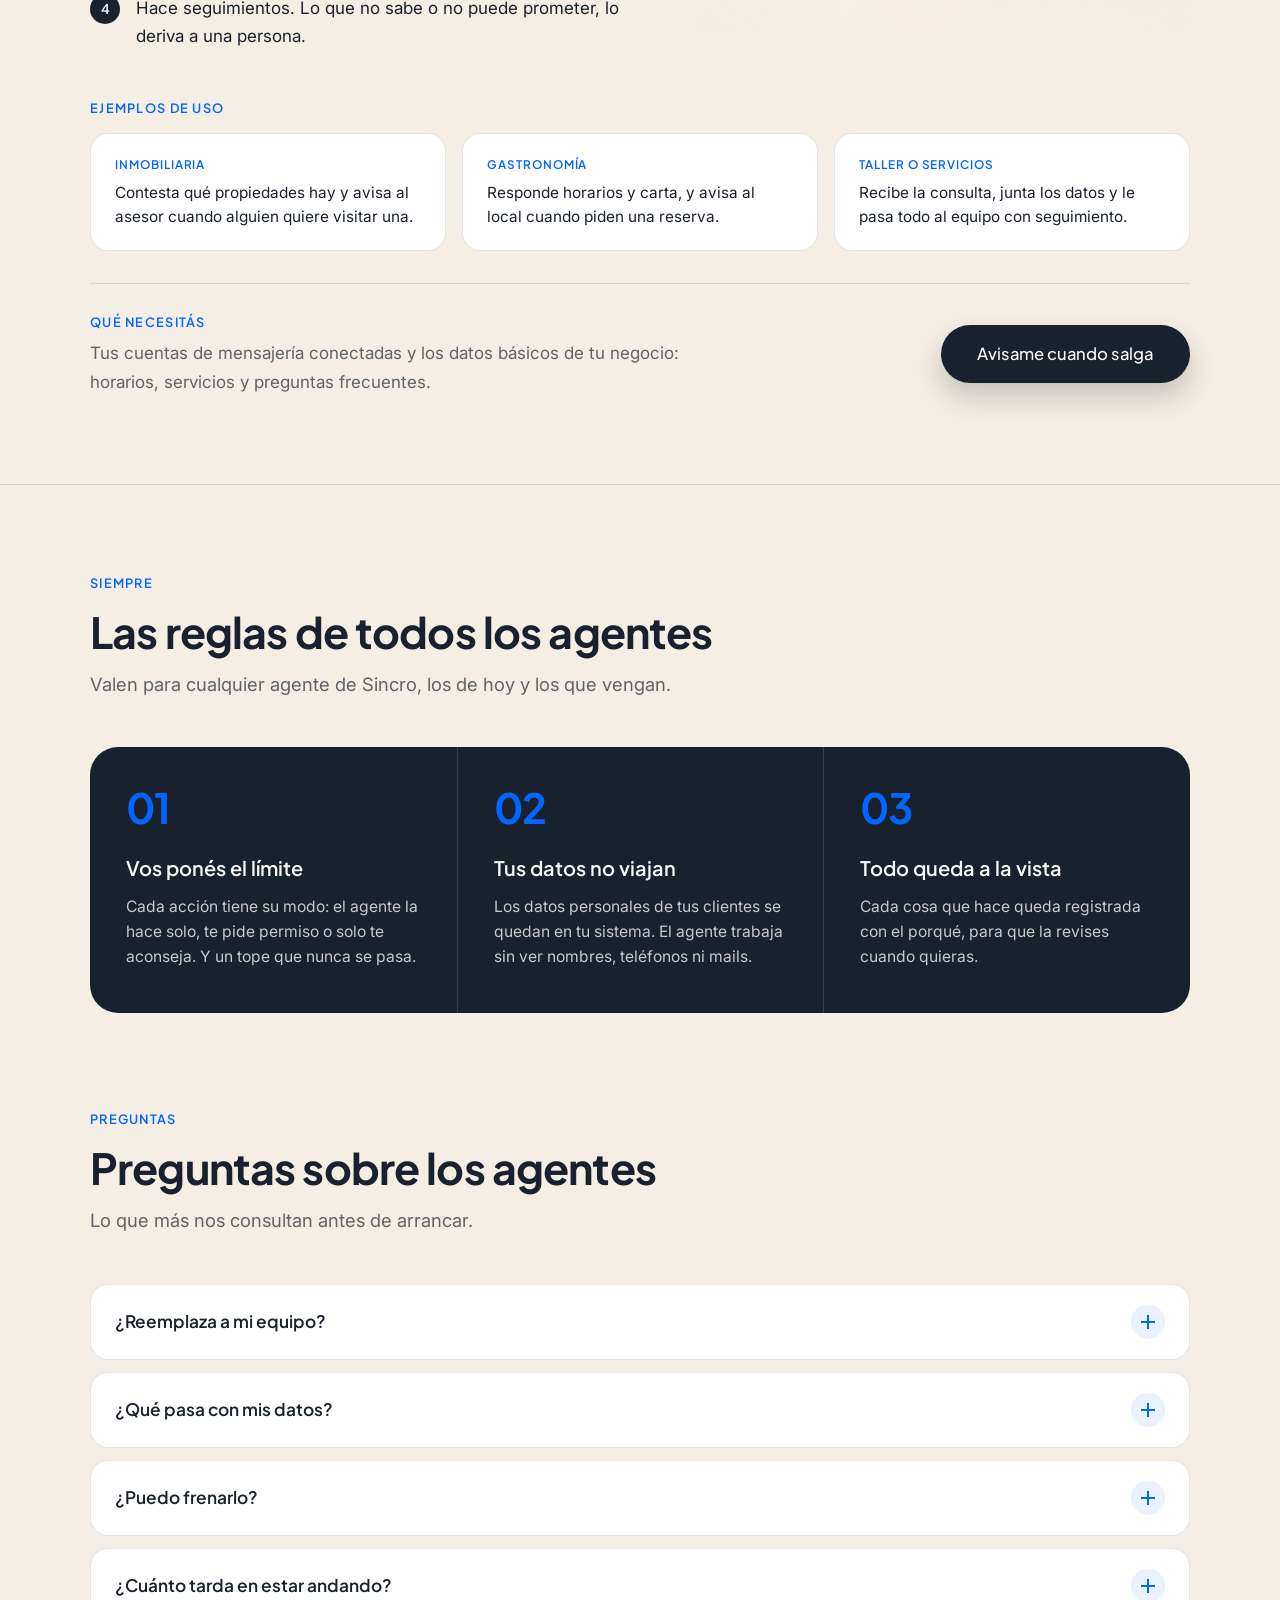
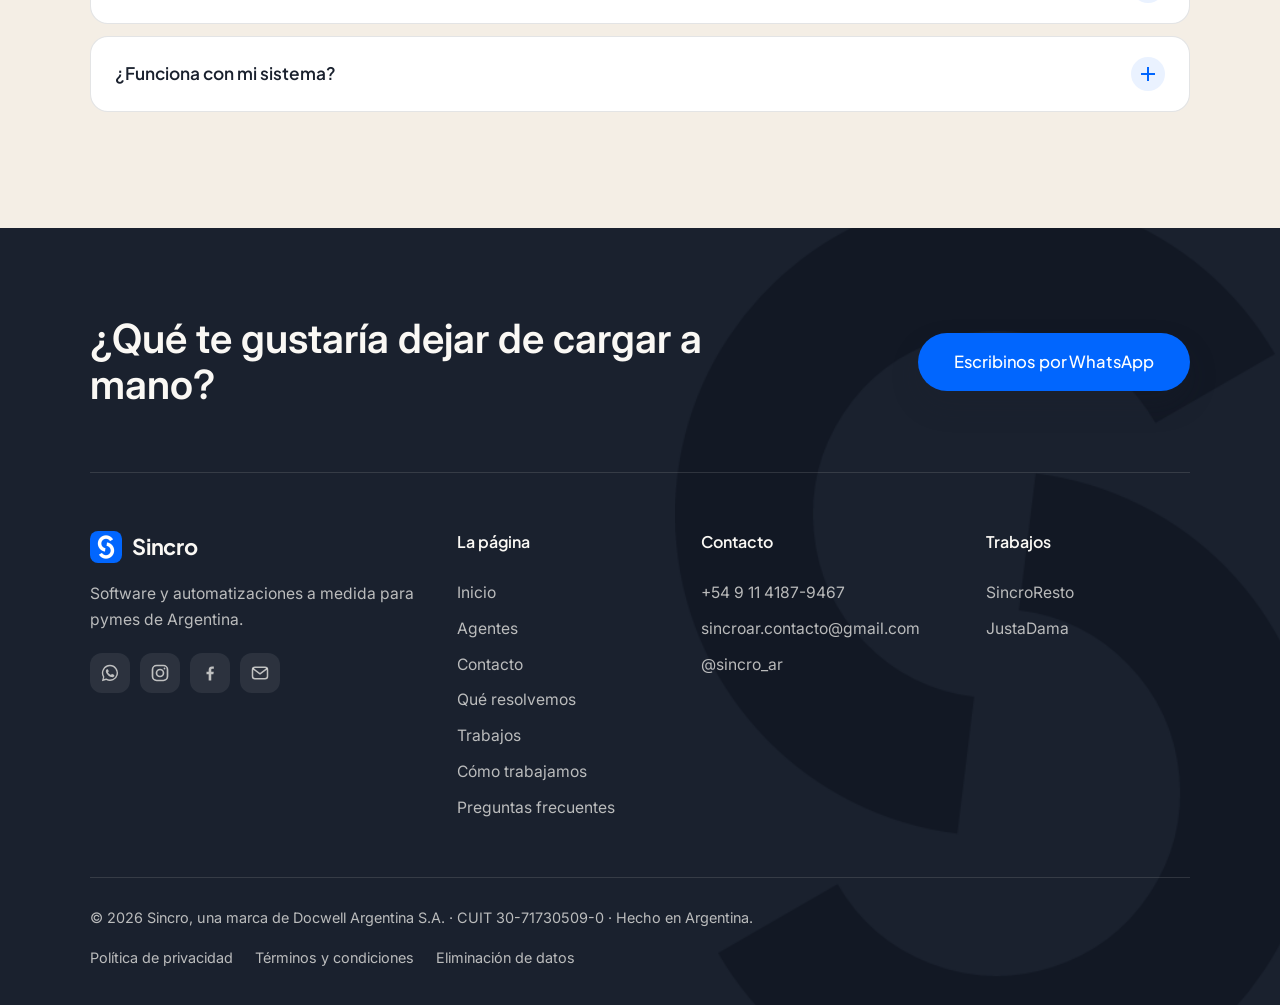
<file: agentes.html>
<!doctype html>
<html lang="es-AR">
<head>
<meta charset="utf-8">
<meta name="viewport" content="width=device-width, initial-scale=1">
<title>Agentes de Sincro</title>
<meta name="description" content="Los agentes de Sincro: asistentes de marketing, contenido y atención de mensajes que trabajan dentro de tu sistema, con vos al mando.">
<link rel="icon" href="logo.png">
<link rel="preconnect" href="https://fonts.googleapis.com">
<link rel="preconnect" href="https://fonts.gstatic.com" crossorigin>
<link href="https://fonts.googleapis.com/css2?family=Inter:wght@400;500;600&family=Plus+Jakarta+Sans:wght@500;600;700&display=swap" rel="stylesheet">
<link rel="stylesheet" href="estilo.css?v=12">
<script>document.documentElement.classList.add("js")</script>
<style>
  body { background: #f4eee5; }
  .barra-adentro { background: rgba(250, 248, 244, 0.94); }
  /* ---- Hero: el fondo es el color de las esquinas de la ilustracion ---- */
  .ag-hero { position: relative; overflow: hidden; color: var(--papel); background: #141d30; padding: 150px 0 72px; }
  .ag-hero-grilla { display: grid; grid-template-columns: 1fr 1.15fr; gap: 24px; align-items: center; }
  .ag-hero-grilla > div:first-child { position: relative; z-index: 1; }
  .ag-hero h1 { margin: 0 0 18px; font-size: clamp(2.3rem, 3.4vw + 0.8rem, 3.6rem); font-weight: 700; letter-spacing: -0.02em; line-height: 1.06; }
  .ag-hero p { margin: 0 0 32px; max-width: 30em; font-size: 1.15rem; color: rgba(250, 248, 244, 0.78); }
  .ag-hero-acciones { display: flex; flex-wrap: wrap; align-items: center; gap: 14px 28px; }
  .ag-hero .boton { background: var(--azul); color: #fff; }
  .ag-hero .boton::before { background: #fff; }
  .ag-hero .boton::after { background: #0150c8; }
  .ag-hero .enlace { color: var(--papel); }
  .ag-hero-img { margin: 0; }
  .ag-hero-img img { display: block; width: 138%; max-width: none; height: auto; margin-left: -30%; -webkit-mask-image: radial-gradient(ellipse 64% 68% at 56% 50%, #000 44%, transparent 100%); mask-image: radial-gradient(ellipse 64% 68% at 56% 50%, #000 44%, transparent 100%); }

  /* ---- Cada agente ---- */
  .ag-sec { border-top: 1px solid var(--linea); padding: 88px 0; scroll-margin-top: 40px; }
  .ag-sec:first-of-type { margin-top: 28px; }
  .ag-fila { display: grid; grid-template-columns: 1.1fr 1fr; gap: 56px; align-items: center; }
  .ag-sec.invertido .ag-fila > .vista { order: -1; }
  .cabeza.compacta { margin-bottom: 30px; }
  .mini { margin: 0 0 14px; font-family: var(--titulo); font-size: 0.8rem; font-weight: 600; letter-spacing: 0.1em; text-transform: uppercase; color: var(--azul); }
  .ag-pasos { list-style: none; counter-reset: p; margin: 0; padding: 0; display: grid; gap: 14px; }
  .ag-pasos li { counter-increment: p; position: relative; padding-left: 46px; }
  .ag-pasos li::before { content: counter(p); position: absolute; left: 0; top: 0; width: 30px; height: 30px; border-radius: 50%; background: var(--tinta); color: var(--papel); font-family: var(--titulo); font-size: 0.85rem; font-weight: 600; display: grid; place-items: center; }
  .ag-abajo { margin-top: 48px; }
  .ag-ejemplos { display: grid; grid-template-columns: repeat(3, 1fr); gap: 16px; }
  .ejemplo { padding: 22px 24px; border-radius: 18px; background: #fff; border: 1px solid var(--linea); font-size: 0.96rem; line-height: 1.55; }
  .ejemplo b { display: block; margin-bottom: 6px; font-family: var(--titulo); font-size: 0.74rem; font-weight: 600; letter-spacing: 0.08em; text-transform: uppercase; color: var(--azul); }
  .ag-cierre { display: flex; justify-content: space-between; align-items: center; gap: 24px 40px; flex-wrap: wrap; margin-top: 32px; padding-top: 28px; border-top: 1px solid var(--linea); }
  .ag-cierre .mini { margin-bottom: 6px; }
  .necesitas { margin: 0; max-width: 38em; color: var(--tinta-suave); }
  .vista { margin: 0; }
  .vista img { display: block; width: 100%; height: auto; -webkit-mask-image: radial-gradient(ellipse 70% 70% at 50% 50%, #000 40%, transparent 100%); mask-image: radial-gradient(ellipse 70% 70% at 50% 50%, #000 40%, transparent 100%); }

  /* ---- En todos los agentes + preguntas ---- */
  .ag-comun { padding: 88px 0 24px; border-top: 1px solid var(--linea); }
  .reglas { list-style: none; margin: 0; padding: 0; display: grid; grid-template-columns: repeat(3, 1fr); background: var(--tinta); color: var(--papel); border-radius: 28px; overflow: hidden; }
  .regla { padding: 40px 36px 44px; }
  .regla + .regla { border-left: 1px solid rgba(250, 248, 244, 0.12); }
  .regla-num { display: block; font-family: var(--titulo); font-size: 2.6rem; font-weight: 700; letter-spacing: -0.02em; line-height: 1; color: var(--azul); margin-bottom: 22px; }
  .regla h3 { margin: 0 0 10px; font-size: 1.25rem; font-weight: 600; }
  .regla p { margin: 0; color: rgba(250, 248, 244, 0.78); font-size: 0.98rem; line-height: 1.6; }
  .ag-faq { padding: 72px 0 104px; }

  @media (max-width: 900px) {
    .ag-hero { padding: 132px 0 48px; }
    .ag-hero-grilla, .ag-fila { grid-template-columns: 1fr; gap: 32px; }
    .ag-hero-img img { width: 112%; margin-left: -6%; }
    .ag-sec.invertido .ag-fila > .vista { order: 0; }
    .ag-sec { padding: 64px 0; }
    .ag-ejemplos, .reglas { grid-template-columns: 1fr; }
    .regla { padding: 30px 26px 32px; }
    .regla + .regla { border-left: 0; border-top: 1px solid rgba(250, 248, 244, 0.12); }
    .ag-comun { padding-top: 64px; }
    .ag-abajo { margin-top: 32px; }
  }
</style>
</head>
<body>
<header class="barra">
  <div class="barra-adentro">
    <a class="marca" href="index.html"><img src="logo.png" alt="">Sincro</a>
    <nav id="menu-principal" aria-label="Principal">
      <div class="nav-grupo">
        <a class="nav-link" href="index.html">Inicio</a>
        <button class="nav-flecha" type="button" aria-expanded="false" aria-controls="sub-inicio" aria-label="Secciones de Inicio"><svg viewBox="0 0 24 24" fill="none" stroke="currentColor" stroke-width="2.4" stroke-linecap="round" stroke-linejoin="round" aria-hidden="true"><path d="m6 9 6 6 6-6"/></svg></button>
        <div class="nav-sub" id="sub-inicio"><div class="nav-sub-in">
          <a href="index.html#resolvemos">Qué resolvemos</a>
          <a href="index.html#trabajos">Trabajos</a>
          <a href="index.html#como">Cómo trabajamos</a>
          <a href="index.html#preguntas">Preguntas</a>
        </div></div>
      </div>
      <div class="nav-grupo">
        <a class="nav-link" href="agentes.html" aria-current="page">Agentes</a>
        <button class="nav-flecha" type="button" aria-expanded="false" aria-controls="sub-agentes" aria-label="Secciones de Agentes"><svg viewBox="0 0 24 24" fill="none" stroke="currentColor" stroke-width="2.4" stroke-linecap="round" stroke-linejoin="round" aria-hidden="true"><path d="m6 9 6 6 6-6"/></svg></button>
        <div class="nav-sub" id="sub-agentes"><div class="nav-sub-in">
          <a href="agentes.html#asistente-de-marketing">Asistente de marketing</a>
          <a href="agentes.html#asistente-de-contenido">Asistente de contenido</a>
          <a href="agentes.html#asistente-puente">Asistente Puente</a>
          <a href="agentes.html#reglas">Las reglas</a>
          <a href="agentes.html#preguntas">Preguntas</a>
        </div></div>
      </div>
      <a class="boton-nav" href="contacto.html">Contacto</a>
    </nav>
    <button class="menu-btn" type="button" aria-expanded="false" aria-controls="menu-principal" aria-label="Abrir menú"><span></span><span></span><span></span></button>
  </div>
</header>

<main>
  <section class="ag-hero">
    <div class="contenedor ag-hero-grilla">
      <div>
        <h1>Agentes que trabajan por tu negocio</h1>
        <p>Asistentes que viven dentro de tu sistema: uno para tu marketing, otro para tu contenido y pronto uno que atiende tus mensajes. Vos decidís cuánto hacen solos y ves todo lo que hicieron.</p>
        <div class="ag-hero-acciones">
          <a class="boton" href="https://wa.me/5491141879467?text=Hola%20Sincro%2C%20quiero%20conocer%20los%20agentes" target="_blank" rel="noopener">Hablemos por WhatsApp</a>
          <a class="enlace" href="#asistente-de-marketing">Ver los agentes</a>
        </div>
      </div>
      <div class="ag-hero-img"><picture class="flota"><source type="image/webp" srcset="img/agentes-hero-720.webp 720w, img/agentes-hero.webp 1400w" sizes="(max-width: 900px) 100vw, 720px"><img src="img/agentes-hero.webp" width="1400" height="1045" loading="eager" fetchpriority="high" alt="Ilustración isométrica de una notebook con gráficos, tres celulares con reels y un celular con una conversación, conectados a un centro luminoso: los agentes de Sincro trabajan juntos dentro de tu sistema."></picture></div>
    </div>
  </section>

  <!-- AGENTES: para sumar uno nuevo, copiá un bloque <section class="ag-sec"> entero (agregale la clase
       "invertido" si lo querés con la ilustración a la izquierda) y cambiá el id, la etiqueta, el estado
       (disponible / proximamente), el nombre, la promesa, los pasos, los ejemplos, lo que se necesita, la
       ilustración de la columna .vista (img/agente-XXX.webp y -640.webp) y el texto del link de WhatsApp.
 -->

  <section class="ag-sec" id="asistente-de-marketing" aria-labelledby="t-asistente-de-marketing">
    <div class="contenedor ag-fila">
      <div>
        <div class="cabeza compacta" data-aparece>
          <p class="etiqueta-sec">Marketing <span class="estado disponible">Disponible</span></p>
          <h2 id="t-asistente-de-marketing">Asistente de marketing</h2>
          <p class="sub">Mira tus anuncios y tus leads todos los días y te dice qué cambiar.</p>
        </div>
        <h3 class="mini">Cómo funciona</h3>
        <ol class="ag-pasos">
            <li data-aparece>Se conecta a tus cuentas de anuncios y a tus leads.</li>
            <li data-aparece>Analiza qué campañas traen consultas y cuáles gastan sin resultado.</li>
            <li data-aparece>Propone campañas y ajustes, con el motivo de cada uno.</li>
            <li data-aparece>Según el modo que elijas, los aplica solo, te pide permiso o solo te aconseja. Aprende de lo que aprobás y rechazás.</li>
        </ol>
      </div>
      <div class="vista" data-aparece="zoom"><picture data-parallax class="flota"><source type="image/webp" srcset="img/agente-marketing-640.webp 640w, img/agente-marketing.webp 1200w" sizes="(max-width: 900px) 100vw, 560px"><img src="img/agente-marketing.webp" width="1200" height="896" loading="lazy" decoding="async" alt="Ilustración isométrica de una notebook con gráficos de barras y una flecha que sube, con botones de aprobar y rechazar: el asistente de marketing analiza tus campañas y te propone ajustes."></picture></div>
    </div>
    <div class="contenedor ag-abajo">
      <h3 class="mini" data-aparece>Ejemplos de uso</h3>
      <div class="ag-ejemplos">
          <div class="ejemplo" data-aparece><b>Inmobiliaria</b>Ve que los avisos de alquiler traen más consultas que los de venta y te propone mover presupuesto.</div>
          <div class="ejemplo" data-aparece><b>Gastronomía</b>Propone una campaña de menú ejecutivo para los mediodías flojos y la pausa si no rinde.</div>
          <div class="ejemplo" data-aparece><b>Taller o servicios</b>Detecta una campaña que gasta y no trae leads y te pide permiso para pausarla.</div>
      </div>
      <div class="ag-cierre" data-aparece>
        <div>
          <h3 class="mini">Qué necesitás</h3>
          <p class="necesitas">Tus cuentas de anuncios conectadas y decidir en qué modo querés arrancar.</p>
        </div>
        <a class="boton" href="https://wa.me/5491141879467?text=Hola%20Sincro%2C%20quiero%20consultar%20por%20el%20Asistente%20de%20marketing" target="_blank" rel="noopener">Consultar por WhatsApp</a>
      </div>
    </div>
  </section>

  <section class="ag-sec invertido" id="asistente-de-contenido" aria-labelledby="t-asistente-de-contenido">
    <div class="contenedor ag-fila">
      <div>
        <div class="cabeza compacta" data-aparece>
          <p class="etiqueta-sec">Contenido <span class="estado disponible">Disponible</span></p>
          <h2 id="t-asistente-de-contenido">Asistente de contenido</h2>
          <p class="sub">Un mes de contenido con tu marca, listo para que elijas.</p>
        </div>
        <h3 class="mini">Cómo funciona</h3>
        <ol class="ag-pasos">
            <li data-aparece>Mira los reels que ya publicaste para aprender tu estilo.</li>
            <li data-aparece>Arma el plan del mes y los reels, posteos y carruseles con tu material (fotos, videos, sonidos) o de bancos libres, con voz en off y subtítulos.</li>
            <li data-aparece>Te da 3 variantes por pieza. Un revisor visual descarta lo que no está a la altura.</li>
            <li data-aparece>Elegís, editás o pedís cambios. Cada pieza sale primero como anuncio de prueba y las que rinden pasan al feed.</li>
        </ol>
      </div>
      <div class="vista" data-aparece="zoom"><picture data-parallax class="flota"><source type="image/webp" srcset="img/agente-contenido-640.webp 640w, img/agente-contenido.webp 1200w" sizes="(max-width: 900px) 100vw, 560px"><img src="img/agente-contenido.webp" width="1200" height="896" loading="lazy" decoding="async" alt="Ilustración isométrica de tres celulares con reels, una claqueta, una nota musical, un micrófono y un calendario: el asistente de contenido arma tus piezas y te da variantes para elegir."></picture></div>
    </div>
    <div class="contenedor ag-abajo">
      <h3 class="mini" data-aparece>Ejemplos de uso</h3>
      <div class="ag-ejemplos">
          <div class="ejemplo" data-aparece><b>Inmobiliaria</b>Recorridos cortos de propiedades armados con las fotos y videos que ya tenés.</div>
          <div class="ejemplo" data-aparece><b>Gastronomía</b>Reels del plato del día y carruseles con el menú de la semana.</div>
          <div class="ejemplo" data-aparece><b>Taller o servicios</b>Antes y después de un trabajo, con consejos de mantenimiento.</div>
      </div>
      <div class="ag-cierre" data-aparece>
        <div>
          <h3 class="mini">Qué necesitás</h3>
          <p class="necesitas">Tu logo y tus colores, algo de material propio y tus redes conectadas.</p>
        </div>
        <a class="boton" href="https://wa.me/5491141879467?text=Hola%20Sincro%2C%20quiero%20consultar%20por%20el%20Asistente%20de%20contenido" target="_blank" rel="noopener">Consultar por WhatsApp</a>
      </div>
    </div>
  </section>

  <section class="ag-sec" id="asistente-puente" aria-labelledby="t-asistente-puente">
    <div class="contenedor ag-fila">
      <div>
        <div class="cabeza compacta" data-aparece>
          <p class="etiqueta-sec">Mensajes <span class="estado proximamente">Próximamente</span></p>
          <h2 id="t-asistente-puente">Asistente Puente</h2>
          <p class="sub">Responde al momento y te avisa cuando hay una venta cerca.</p>
        </div>
        <h3 class="mini">Cómo funciona</h3>
        <ol class="ag-pasos">
            <li data-aparece>Se conecta a tu WhatsApp, Instagram y Facebook.</li>
            <li data-aparece>Responde mensajes y comentarios al momento, con lo que sabe de tu negocio.</li>
            <li data-aparece>Cuando alguien está interesado, avisa al equipo.</li>
            <li data-aparece>Hace seguimientos. Lo que no sabe o no puede prometer, lo deriva a una persona.</li>
        </ol>
      </div>
      <div class="vista" data-aparece="zoom"><picture data-parallax class="flota"><source type="image/webp" srcset="img/agente-puente-640.webp 640w, img/agente-puente.webp 1200w" sizes="(max-width: 900px) 100vw, 560px"><img src="img/agente-puente.webp" width="1200" height="896" loading="lazy" decoding="async" alt="Ilustración isométrica de un celular con una conversación, rodeado de íconos de mensajes, cámara y me gusta, y un aviso con campana que llega al equipo: el asistente Puente atiende tus mensajes."></picture></div>
    </div>
    <div class="contenedor ag-abajo">
      <h3 class="mini" data-aparece>Ejemplos de uso</h3>
      <div class="ag-ejemplos">
          <div class="ejemplo" data-aparece><b>Inmobiliaria</b>Contesta qué propiedades hay y avisa al asesor cuando alguien quiere visitar una.</div>
          <div class="ejemplo" data-aparece><b>Gastronomía</b>Responde horarios y carta, y avisa al local cuando piden una reserva.</div>
          <div class="ejemplo" data-aparece><b>Taller o servicios</b>Recibe la consulta, junta los datos y le pasa todo al equipo con seguimiento.</div>
      </div>
      <div class="ag-cierre" data-aparece>
        <div>
          <h3 class="mini">Qué necesitás</h3>
          <p class="necesitas">Tus cuentas de mensajería conectadas y los datos básicos de tu negocio: horarios, servicios y preguntas frecuentes.</p>
        </div>
        <a class="boton" href="https://wa.me/5491141879467?text=Hola%20Sincro%2C%20quiero%20enterarme%20cuando%20salga%20el%20Asistente%20Puente" target="_blank" rel="noopener">Avisame cuando salga</a>
      </div>
    </div>
  </section>

  <section class="ag-comun" id="reglas" aria-labelledby="t-comun">
    <div class="contenedor">
      <div class="cabeza" data-aparece>
        <p class="etiqueta-sec">Siempre</p>
        <h2 id="t-comun">Las reglas de todos los agentes</h2>
        <p class="sub">Valen para cualquier agente de Sincro, los de hoy y los que vengan.</p>
      </div>
      <ol class="reglas">
        <li class="regla" data-aparece>
          <span class="regla-num" aria-hidden="true">01</span>
          <h3>Vos ponés el límite</h3>
          <p>Cada acción tiene su modo: el agente la hace solo, te pide permiso o solo te aconseja. Y un tope que nunca se pasa.</p>
        </li>
        <li class="regla" data-aparece>
          <span class="regla-num" aria-hidden="true">02</span>
          <h3>Tus datos no viajan</h3>
          <p>Los datos personales de tus clientes se quedan en tu sistema. El agente trabaja sin ver nombres, teléfonos ni mails.</p>
        </li>
        <li class="regla" data-aparece>
          <span class="regla-num" aria-hidden="true">03</span>
          <h3>Todo queda a la vista</h3>
          <p>Cada cosa que hace queda registrada con el porqué, para que la revises cuando quieras.</p>
        </li>
      </ol>
    </div>
  </section>

  <section class="ag-faq" id="preguntas" aria-labelledby="t-faq">
    <div class="contenedor">
      <div class="cabeza" data-aparece>
        <p class="etiqueta-sec">Preguntas</p>
        <h2 id="t-faq">Preguntas sobre los agentes</h2>
        <p class="sub">Lo que más nos consultan antes de arrancar.</p>
      </div>
      <div class="faq">
        <details data-aparece><summary>¿Reemplaza a mi equipo?</summary><div class="respuesta"><p>No. Se ocupa de lo repetitivo y deja las decisiones y el trato con tus clientes en manos de tu gente.</p></div></details>
        <details data-aparece><summary>¿Qué pasa con mis datos?</summary><div class="respuesta"><p>Los datos personales de tus clientes nunca salen de tu sistema: los agentes trabajan adentro de él.</p></div></details>
        <details data-aparece><summary>¿Puedo frenarlo?</summary><div class="respuesta"><p>Sí. Podés cambiar el modo cuando quieras, por ejemplo pasarlo a solo consejos, y el tope por acción limita cuánto puede hacer por su cuenta.</p></div></details>
        <details data-aparece><summary>¿Cuánto tarda en estar andando?</summary><div class="respuesta"><p>Depende de tus cuentas y de tu material. Lo definimos en la primera charla, sin compromiso.</p></div></details>
        <details data-aparece><summary>¿Funciona con mi sistema?</summary><div class="respuesta"><p>Los agentes viven dentro de tu sistema de Sincro. Si ya usás otras herramientas, o todavía no tenés un sistema, lo vemos juntos en la primera charla.</p></div></details>
      </div>
    </div>
  </section>
</main>

<footer class="pie">
  <div class="contenedor">
    <div class="pie-llamado">
      <p>¿Qué te gustaría dejar de cargar a mano?</p>
      <a class="boton" href="https://wa.me/5491141879467?text=Hola%20Sincro%2C%20quiero%20consultar%20por%20un%20sistema%20para%20mi%20negocio" target="_blank" rel="noopener">Escribinos por WhatsApp</a>
    </div>
    <div class="pie-columnas">
      <div class="pie-marca">
        <a class="marca" href="index.html"><img src="logo.png" alt="">Sincro</a>
        <p>Software y automatizaciones a medida para pymes de Argentina.</p>
        <div class="pie-redes">
          <a href="https://wa.me/5491141879467?text=Hola%20Sincro%2C%20quiero%20consultar%20por%20un%20sistema%20para%20mi%20negocio" target="_blank" rel="noopener" aria-label="WhatsApp"><svg viewBox="0 0 24 24" fill="currentColor"><path d="M12 2.2a9.7 9.7 0 0 0-8.4 14.6L2.3 21.8l5.1-1.3A9.7 9.7 0 1 0 12 2.2zm0 17.7c-1.5 0-3-.4-4.2-1.2l-.3-.2-3 .8.8-2.9-.2-.3A8 8 0 1 1 12 19.9zm4.4-6c-.2-.1-1.4-.7-1.7-.8-.2-.1-.4-.1-.5.1l-.8.9c-.1.2-.3.2-.5.1-.2-.1-1-.4-1.9-1.2-.7-.6-1.2-1.4-1.3-1.6-.1-.2 0-.4.1-.5l.4-.4.2-.4v-.4l-.8-1.8c-.2-.5-.4-.4-.5-.4h-.5c-.2 0-.4.1-.7.3-.2.3-.9.9-.9 2.1s.9 2.4 1 2.6c.1.2 1.8 2.8 4.4 3.9.6.3 1.1.4 1.5.5.6.2 1.2.2 1.6.1.5-.1 1.4-.6 1.6-1.1.2-.6.2-1 .1-1.1l-.3-.2z"/></svg></a>
          <a href="https://www.instagram.com/sincro_ar/" target="_blank" rel="noopener" aria-label="Instagram"><svg viewBox="0 0 24 24" fill="none" stroke="currentColor" stroke-width="2"><rect x="3" y="3" width="18" height="18" rx="5"/><circle cx="12" cy="12" r="4.2"/><circle cx="17.4" cy="6.6" r="1.1" fill="currentColor" stroke="none"/></svg></a>
          <a href="https://www.facebook.com/profile.php?id=61595291607526" target="_blank" rel="noopener" aria-label="Facebook"><svg viewBox="0 0 24 24" fill="currentColor"><path d="M13.5 21v-7.6h2.6l.4-3h-3V8.5c0-.9.3-1.5 1.5-1.5h1.6V4.3c-.3 0-1.2-.1-2.3-.1-2.3 0-3.9 1.4-3.9 4v2.2H7.8v3h2.6V21h3.1z"/></svg></a>
          <a href="mailto:sincroar.contacto@gmail.com" aria-label="Mail"><svg viewBox="0 0 24 24" fill="none" stroke="currentColor" stroke-width="1.8" stroke-linejoin="round"><rect x="3" y="5" width="18" height="14" rx="3"/><path d="M4 7l8 6 8-6" stroke-linecap="round"/></svg></a>
        </div>
      </div>
      <nav aria-label="Secciones">
        <h3>La página</h3>
        <a href="index.html">Inicio</a>
        <a href="agentes.html">Agentes</a>
        <a href="contacto.html">Contacto</a>
        <a href="index.html#resolvemos">Qué resolvemos</a>
        <a href="index.html#trabajos">Trabajos</a>
        <a href="index.html#como">Cómo trabajamos</a>
        <a href="index.html#preguntas">Preguntas frecuentes</a>
      </nav>
      <div>
        <h3>Contacto</h3>
        <a href="https://wa.me/5491141879467?text=Hola%20Sincro%2C%20quiero%20consultar%20por%20un%20sistema%20para%20mi%20negocio" target="_blank" rel="noopener">+54 9 11 4187-9467</a>
        <a href="mailto:sincroar.contacto@gmail.com">sincroar.contacto@gmail.com</a>
        <a href="https://www.instagram.com/sincro_ar/" target="_blank" rel="noopener">@sincro_ar</a>
      </div>
      <div>
        <h3>Trabajos</h3>
        <a href="https://sincroresto.com" target="_blank" rel="noopener">SincroResto</a>
        <a href="https://justadama.com.ar" target="_blank" rel="noopener">JustaDama</a>
      </div>
    </div>
    <div class="pie-final">
      <span>© 2026 Sincro, una marca de Docwell Argentina S.A. · CUIT 30-71730509-0 · Hecho en Argentina.</span>
      <nav class="pie-legal" aria-label="Legales">
        <a href="privacidad.html">Política de privacidad</a>
        <a href="terminos.html">Términos y condiciones</a>
        <a href="eliminacion-de-datos.html">Eliminación de datos</a>
      </nav>
    </div>
  </div>
</footer>

<script src="sitio.js?v=3" defer></script>
</body>
</html>
</file>
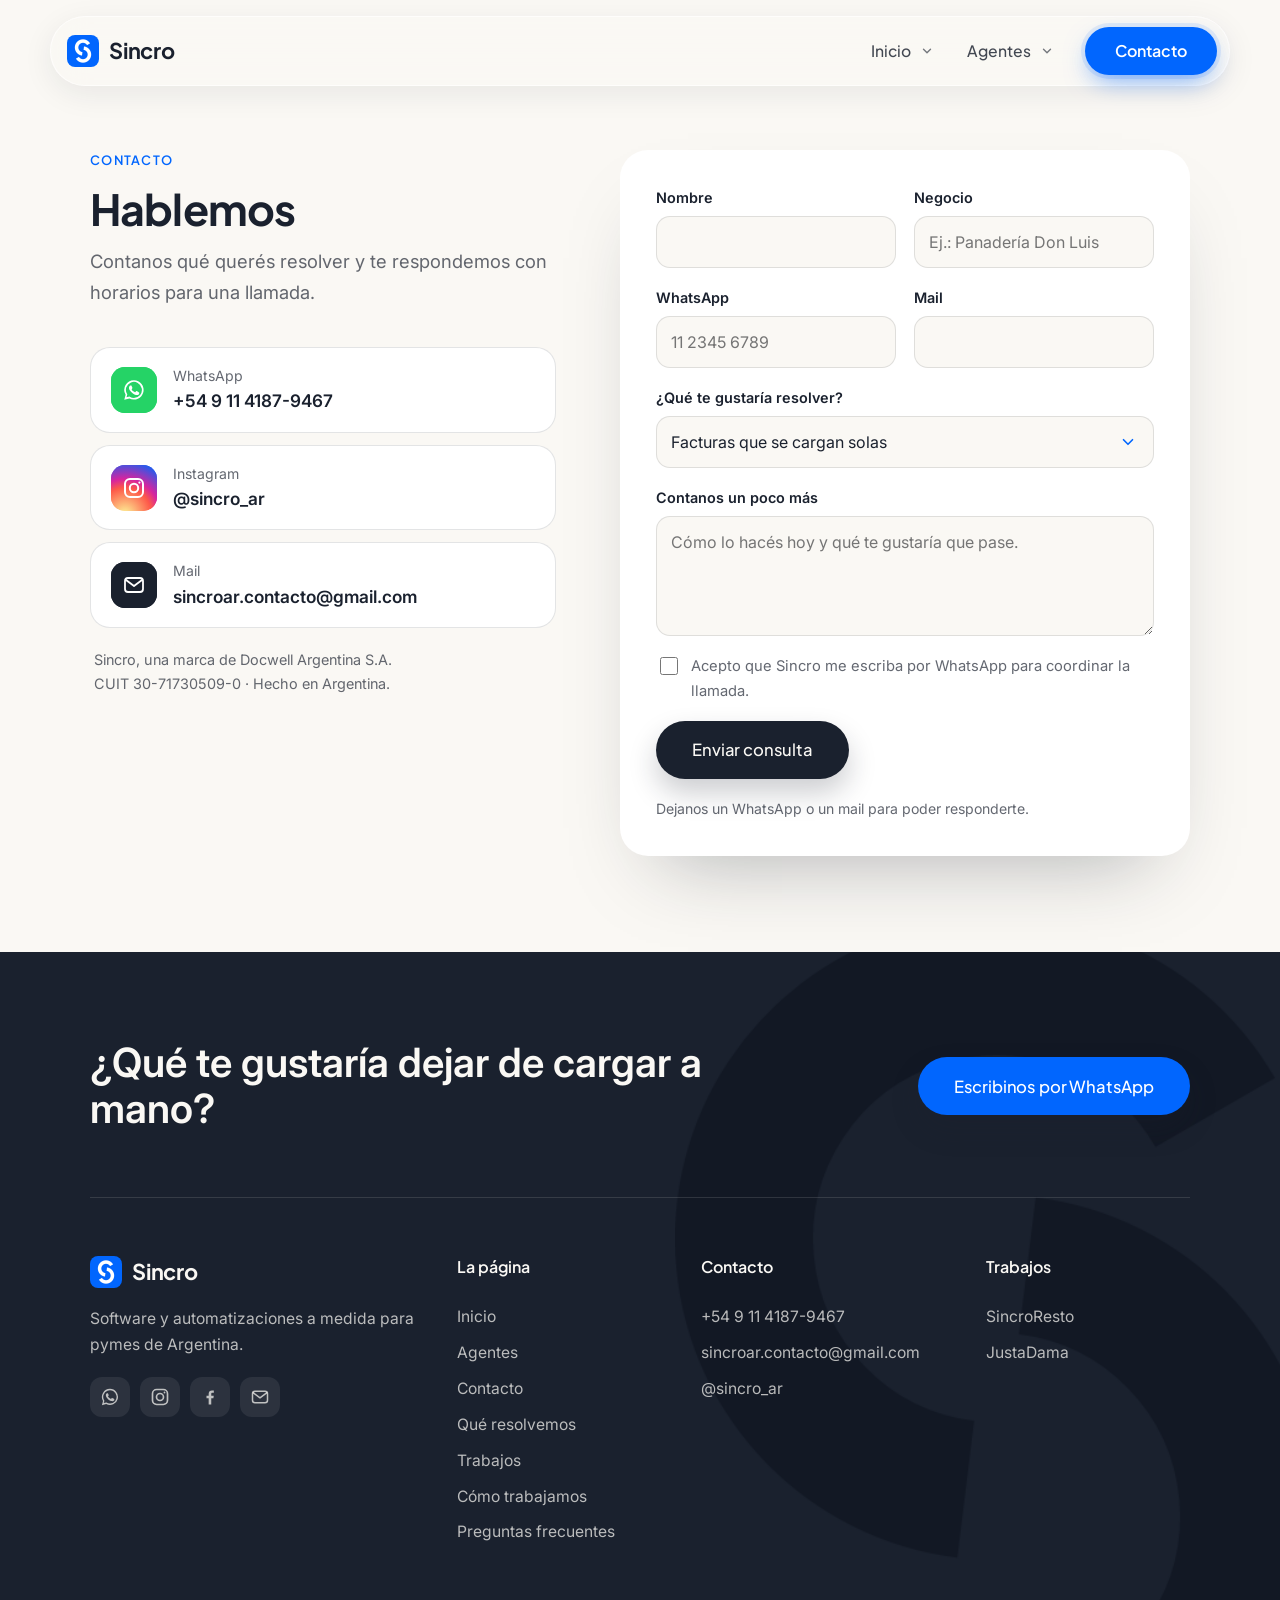
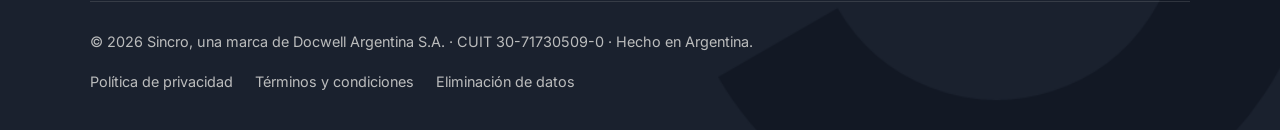
<file: contacto.html>
<!doctype html>
<html lang="es-AR">
<head>
<meta charset="utf-8">
<meta name="viewport" content="width=device-width, initial-scale=1">
<title>Contacto | Sincro</title>
<meta name="description" content="Contanos qué querés resolver y te respondemos con horarios para una llamada. Escribinos por WhatsApp, mail o dejá tu consulta en el formulario.">
<link rel="icon" href="logo.png">
<link rel="preconnect" href="https://fonts.googleapis.com">
<link rel="preconnect" href="https://fonts.gstatic.com" crossorigin>
<link href="https://fonts.googleapis.com/css2?family=Inter:wght@400;500;600&family=Plus+Jakarta+Sans:wght@500;600;700&display=swap" rel="stylesheet">
<link rel="stylesheet" href="estilo.css?v=12">
<script>document.documentElement.classList.add("js")</script>
</head>
<body>
<header class="barra">
  <div class="barra-adentro">
    <a class="marca" href="index.html"><img src="logo.png" alt="">Sincro</a>
    <nav id="menu-principal" aria-label="Principal">
      <div class="nav-grupo">
        <a class="nav-link" href="index.html">Inicio</a>
        <button class="nav-flecha" type="button" aria-expanded="false" aria-controls="sub-inicio" aria-label="Secciones de Inicio"><svg viewBox="0 0 24 24" fill="none" stroke="currentColor" stroke-width="2.4" stroke-linecap="round" stroke-linejoin="round" aria-hidden="true"><path d="m6 9 6 6 6-6"/></svg></button>
        <div class="nav-sub" id="sub-inicio"><div class="nav-sub-in">
          <a href="index.html#resolvemos">Qué resolvemos</a>
          <a href="index.html#trabajos">Trabajos</a>
          <a href="index.html#como">Cómo trabajamos</a>
          <a href="index.html#preguntas">Preguntas</a>
        </div></div>
      </div>
      <div class="nav-grupo">
        <a class="nav-link" href="agentes.html">Agentes</a>
        <button class="nav-flecha" type="button" aria-expanded="false" aria-controls="sub-agentes" aria-label="Secciones de Agentes"><svg viewBox="0 0 24 24" fill="none" stroke="currentColor" stroke-width="2.4" stroke-linecap="round" stroke-linejoin="round" aria-hidden="true"><path d="m6 9 6 6 6-6"/></svg></button>
        <div class="nav-sub" id="sub-agentes"><div class="nav-sub-in">
          <a href="agentes.html#asistente-de-marketing">Asistente de marketing</a>
          <a href="agentes.html#asistente-de-contenido">Asistente de contenido</a>
          <a href="agentes.html#asistente-puente">Asistente Puente</a>
          <a href="agentes.html#reglas">Las reglas</a>
          <a href="agentes.html#preguntas">Preguntas</a>
        </div></div>
      </div>
      <a class="boton-nav" href="contacto.html" aria-current="page">Contacto</a>
    </nav>
    <button class="menu-btn" type="button" aria-expanded="false" aria-controls="menu-principal" aria-label="Abrir menú"><span></span><span></span><span></span></button>
  </div>
</header>

<main>
  <section class="contacto-pag">
    <div class="contenedor">
      <div class="contacto-grilla">
        <div>
          <div class="cabeza" data-aparece>
            <p class="etiqueta-sec">Contacto</p>
            <h1>Hablemos</h1>
            <p class="intro">Contanos qué querés resolver y te respondemos con horarios para una llamada.</p>
          </div>
          <div class="redes">
            <a class="red wa" style="--orden: 0" data-aparece="izq" href="https://wa.me/5491141879467?text=Hola%20Sincro%2C%20quiero%20consultar%20por%20un%20sistema%20para%20mi%20negocio" target="_blank" rel="noopener">
              <span class="icono" aria-hidden="true"><svg viewBox="0 0 24 24" fill="currentColor"><path d="M12 2.2a9.7 9.7 0 0 0-8.4 14.6L2.3 21.8l5.1-1.3A9.7 9.7 0 1 0 12 2.2zm0 17.7c-1.5 0-3-.4-4.2-1.2l-.3-.2-3 .8.8-2.9-.2-.3A8 8 0 1 1 12 19.9zm4.4-6c-.2-.1-1.4-.7-1.7-.8-.2-.1-.4-.1-.5.1l-.8.9c-.1.2-.3.2-.5.1-.2-.1-1-.4-1.9-1.2-.7-.6-1.2-1.4-1.3-1.6-.1-.2 0-.4.1-.5l.4-.4.2-.4v-.4l-.8-1.8c-.2-.5-.4-.4-.5-.4h-.5c-.2 0-.4.1-.7.3-.2.3-.9.9-.9 2.1s.9 2.4 1 2.6c.1.2 1.8 2.8 4.4 3.9.6.3 1.1.4 1.5.5.6.2 1.2.2 1.6.1.5-.1 1.4-.6 1.6-1.1.2-.6.2-1 .1-1.1l-.3-.2z"/></svg></span>
              <span><small>WhatsApp</small><b>+54 9 11 4187-9467</b></span>
            </a>
            <a class="red ig" style="--orden: 1" data-aparece="izq" href="https://www.instagram.com/sincro_ar/" target="_blank" rel="noopener">
              <span class="icono" aria-hidden="true"><svg viewBox="0 0 24 24" fill="none" stroke="currentColor" stroke-width="2"><rect x="3" y="3" width="18" height="18" rx="5"/><circle cx="12" cy="12" r="4.2"/><circle cx="17.4" cy="6.6" r="1.1" fill="currentColor" stroke="none"/></svg></span>
              <span><small>Instagram</small><b>@sincro_ar</b></span>
            </a>
            <a class="red mail" style="--orden: 2" data-aparece="izq" href="mailto:sincroar.contacto@gmail.com?subject=Consulta%20desde%20la%20web">
              <span class="icono" aria-hidden="true"><svg viewBox="0 0 24 24" fill="none" stroke="currentColor" stroke-width="1.8" stroke-linejoin="round"><rect x="3" y="5" width="18" height="14" rx="3"/><path d="M4 7l8 6 8-6" stroke-linecap="round"/></svg></span>
              <span><small>Mail</small><b>sincroar.contacto@gmail.com</b></span>
            </a>
          </div>
          <p class="empresa">Sincro, una marca de Docwell Argentina S.A.<br>CUIT 30-71730509-0 · Hecho en Argentina.</p>
        </div>

        <form class="form" id="form-contacto" novalidate data-aparece="zoom" style="--orden: 1">
          <div class="campo"><label for="f-nombre">Nombre</label><input id="f-nombre" name="nombre" autocomplete="name" required></div>
          <div class="campo"><label for="f-negocio">Negocio</label><input id="f-negocio" name="negocio" autocomplete="organization" placeholder="Ej.: Panadería Don Luis"></div>
          <div class="campo"><label for="f-whatsapp">WhatsApp</label><input id="f-whatsapp" name="whatsapp" type="tel" autocomplete="tel" inputmode="tel" placeholder="11 2345 6789"></div>
          <div class="campo"><label for="f-mail">Mail</label><input id="f-mail" name="mail" type="email" autocomplete="email"></div>
          <div class="campo ancho"><label for="f-tema">¿Qué te gustaría resolver?</label>
            <select id="f-tema" name="tema">
              <option>Facturas que se cargan solas</option>
              <option>Pedidos directo al sistema</option>
              <option>Stock que avisa</option>
              <option>Turnos y agenda</option>
              <option>Cobranzas</option>
              <option>Reportes del negocio</option>
              <option>Otra cosa</option>
            </select>
          </div>
          <div class="campo ancho"><label for="f-mensaje">Contanos un poco más</label><textarea id="f-mensaje" name="mensaje" placeholder="Cómo lo hacés hoy y qué te gustaría que pase."></textarea></div>
          <div class="trampa" aria-hidden="true"><label>Tu sitio web <input name="sitio" tabindex="-1" autocomplete="off"></label></div>
          <label class="consentimiento"><input type="checkbox" name="acepta_whatsapp">Acepto que Sincro me escriba por WhatsApp para coordinar la llamada.</label>
          <button class="boton enviar" type="submit">Enviar consulta</button>
          <p class="nota" aria-live="polite">Dejanos un WhatsApp o un mail para poder responderte.</p>
        </form>
      </div>
    </div>
  </section>
</main>

<footer class="pie">
  <div class="contenedor">
    <div class="pie-llamado">
      <p>¿Qué te gustaría dejar de cargar a mano?</p>
      <a class="boton" href="https://wa.me/5491141879467?text=Hola%20Sincro%2C%20quiero%20consultar%20por%20un%20sistema%20para%20mi%20negocio" target="_blank" rel="noopener">Escribinos por WhatsApp</a>
    </div>
    <div class="pie-columnas">
      <div class="pie-marca">
        <a class="marca" href="index.html"><img src="logo.png" alt="">Sincro</a>
        <p>Software y automatizaciones a medida para pymes de Argentina.</p>
        <div class="pie-redes">
          <a href="https://wa.me/5491141879467?text=Hola%20Sincro%2C%20quiero%20consultar%20por%20un%20sistema%20para%20mi%20negocio" target="_blank" rel="noopener" aria-label="WhatsApp"><svg viewBox="0 0 24 24" fill="currentColor"><path d="M12 2.2a9.7 9.7 0 0 0-8.4 14.6L2.3 21.8l5.1-1.3A9.7 9.7 0 1 0 12 2.2zm0 17.7c-1.5 0-3-.4-4.2-1.2l-.3-.2-3 .8.8-2.9-.2-.3A8 8 0 1 1 12 19.9zm4.4-6c-.2-.1-1.4-.7-1.7-.8-.2-.1-.4-.1-.5.1l-.8.9c-.1.2-.3.2-.5.1-.2-.1-1-.4-1.9-1.2-.7-.6-1.2-1.4-1.3-1.6-.1-.2 0-.4.1-.5l.4-.4.2-.4v-.4l-.8-1.8c-.2-.5-.4-.4-.5-.4h-.5c-.2 0-.4.1-.7.3-.2.3-.9.9-.9 2.1s.9 2.4 1 2.6c.1.2 1.8 2.8 4.4 3.9.6.3 1.1.4 1.5.5.6.2 1.2.2 1.6.1.5-.1 1.4-.6 1.6-1.1.2-.6.2-1 .1-1.1l-.3-.2z"/></svg></a>
          <a href="https://www.instagram.com/sincro_ar/" target="_blank" rel="noopener" aria-label="Instagram"><svg viewBox="0 0 24 24" fill="none" stroke="currentColor" stroke-width="2"><rect x="3" y="3" width="18" height="18" rx="5"/><circle cx="12" cy="12" r="4.2"/><circle cx="17.4" cy="6.6" r="1.1" fill="currentColor" stroke="none"/></svg></a>
          <a href="https://www.facebook.com/profile.php?id=61595291607526" target="_blank" rel="noopener" aria-label="Facebook"><svg viewBox="0 0 24 24" fill="currentColor"><path d="M13.5 21v-7.6h2.6l.4-3h-3V8.5c0-.9.3-1.5 1.5-1.5h1.6V4.3c-.3 0-1.2-.1-2.3-.1-2.3 0-3.9 1.4-3.9 4v2.2H7.8v3h2.6V21h3.1z"/></svg></a>
          <a href="mailto:sincroar.contacto@gmail.com" aria-label="Mail"><svg viewBox="0 0 24 24" fill="none" stroke="currentColor" stroke-width="1.8" stroke-linejoin="round"><rect x="3" y="5" width="18" height="14" rx="3"/><path d="M4 7l8 6 8-6" stroke-linecap="round"/></svg></a>
        </div>
      </div>
      <nav aria-label="Secciones">
        <h3>La página</h3>
        <a href="index.html">Inicio</a>
        <a href="agentes.html">Agentes</a>
        <a href="contacto.html">Contacto</a>
        <a href="index.html#resolvemos">Qué resolvemos</a>
        <a href="index.html#trabajos">Trabajos</a>
        <a href="index.html#como">Cómo trabajamos</a>
        <a href="index.html#preguntas">Preguntas frecuentes</a>
      </nav>
      <div>
        <h3>Contacto</h3>
        <a href="https://wa.me/5491141879467?text=Hola%20Sincro%2C%20quiero%20consultar%20por%20un%20sistema%20para%20mi%20negocio" target="_blank" rel="noopener">+54 9 11 4187-9467</a>
        <a href="mailto:sincroar.contacto@gmail.com">sincroar.contacto@gmail.com</a>
        <a href="https://www.instagram.com/sincro_ar/" target="_blank" rel="noopener">@sincro_ar</a>
      </div>
      <div>
        <h3>Trabajos</h3>
        <a href="https://sincroresto.com" target="_blank" rel="noopener">SincroResto</a>
        <a href="https://justadama.com.ar" target="_blank" rel="noopener">JustaDama</a>
      </div>
    </div>
    <div class="pie-final">
      <span>© 2026 Sincro, una marca de Docwell Argentina S.A. · CUIT 30-71730509-0 · Hecho en Argentina.</span>
      <nav class="pie-legal" aria-label="Legales">
        <a href="privacidad.html">Política de privacidad</a>
        <a href="terminos.html">Términos y condiciones</a>
        <a href="eliminacion-de-datos.html">Eliminación de datos</a>
      </nav>
    </div>
  </div>
</footer>

<script src="sitio.js?v=3" defer></script>
</body>
</html>
</file>
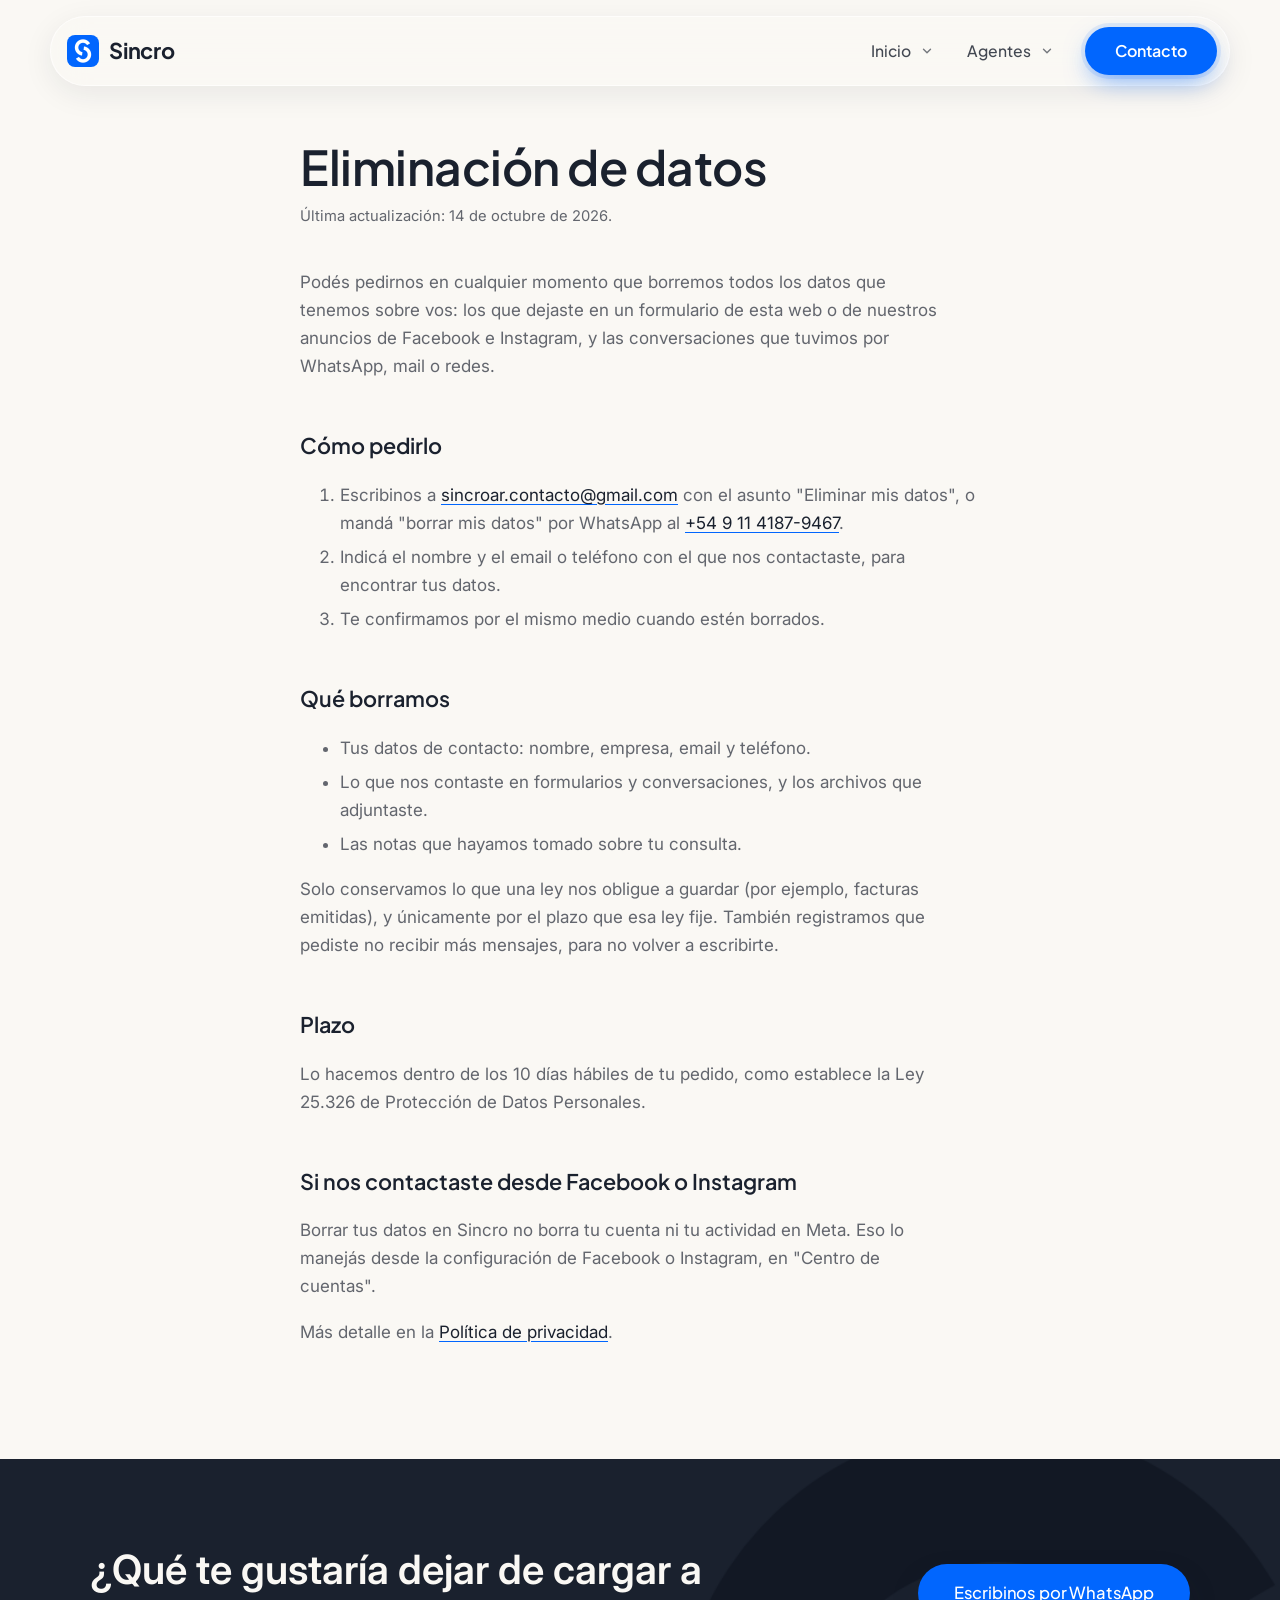
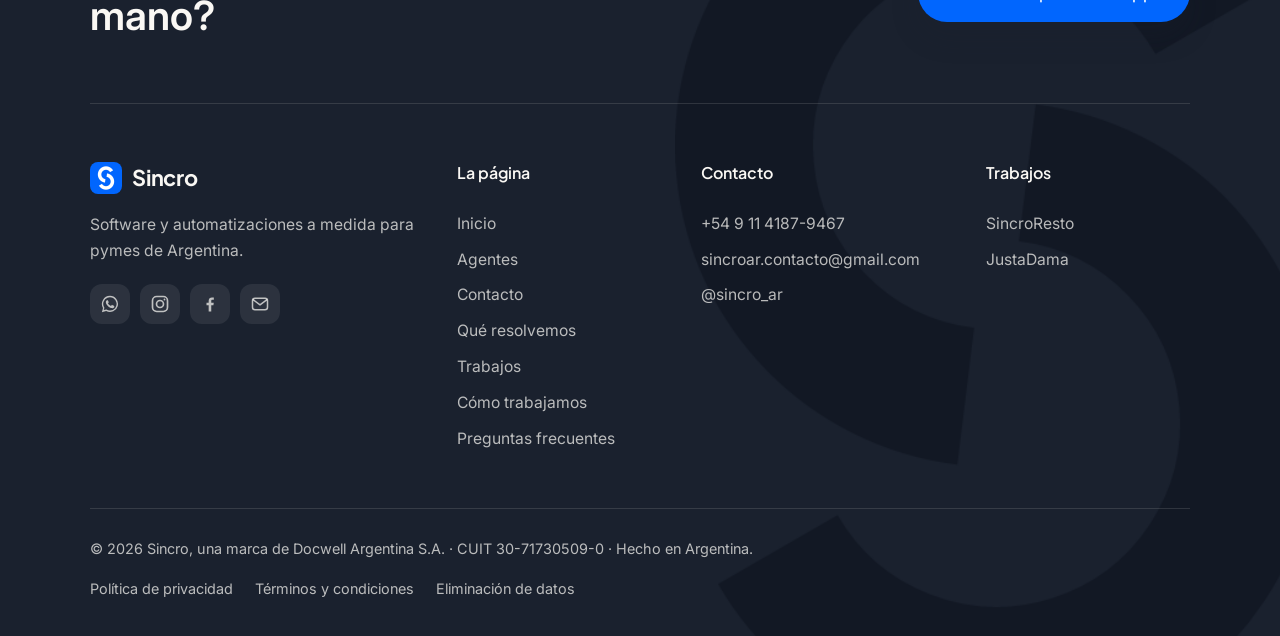
<file: eliminacion-de-datos.html>
<!doctype html>
<html lang="es-AR">
<head>
<meta charset="utf-8">
<meta name="viewport" content="width=device-width, initial-scale=1">
<title>Eliminación de datos de Sincro</title>
<meta name="description" content="Cómo pedirle a Sincro que borre tus datos personales.">
<link rel="icon" href="logo.png">
<link rel="preconnect" href="https://fonts.googleapis.com">
<link rel="preconnect" href="https://fonts.gstatic.com" crossorigin>
<link href="https://fonts.googleapis.com/css2?family=Inter:wght@400;500;600&family=Plus+Jakarta+Sans:wght@500;600;700&display=swap" rel="stylesheet">
<link rel="stylesheet" href="estilo.css?v=12">
</head>
<body>
<header class="barra">
  <div class="barra-adentro">
    <a class="marca" href="index.html"><img src="logo.png" alt="">Sincro</a>
    <nav id="menu-principal" aria-label="Principal">
      <div class="nav-grupo">
        <a class="nav-link" href="index.html">Inicio</a>
        <button class="nav-flecha" type="button" aria-expanded="false" aria-controls="sub-inicio" aria-label="Secciones de Inicio"><svg viewBox="0 0 24 24" fill="none" stroke="currentColor" stroke-width="2.4" stroke-linecap="round" stroke-linejoin="round" aria-hidden="true"><path d="m6 9 6 6 6-6"/></svg></button>
        <div class="nav-sub" id="sub-inicio"><div class="nav-sub-in">
          <a href="index.html#resolvemos">Qué resolvemos</a>
          <a href="index.html#trabajos">Trabajos</a>
          <a href="index.html#como">Cómo trabajamos</a>
          <a href="index.html#preguntas">Preguntas</a>
        </div></div>
      </div>
      <div class="nav-grupo">
        <a class="nav-link" href="agentes.html">Agentes</a>
        <button class="nav-flecha" type="button" aria-expanded="false" aria-controls="sub-agentes" aria-label="Secciones de Agentes"><svg viewBox="0 0 24 24" fill="none" stroke="currentColor" stroke-width="2.4" stroke-linecap="round" stroke-linejoin="round" aria-hidden="true"><path d="m6 9 6 6 6-6"/></svg></button>
        <div class="nav-sub" id="sub-agentes"><div class="nav-sub-in">
          <a href="agentes.html#asistente-de-marketing">Asistente de marketing</a>
          <a href="agentes.html#asistente-de-contenido">Asistente de contenido</a>
          <a href="agentes.html#asistente-puente">Asistente Puente</a>
          <a href="agentes.html#reglas">Las reglas</a>
          <a href="agentes.html#preguntas">Preguntas</a>
        </div></div>
      </div>
      <a class="boton-nav" href="contacto.html">Contacto</a>
    </nav>
    <button class="menu-btn" type="button" aria-expanded="false" aria-controls="menu-principal" aria-label="Abrir menú"><span></span><span></span><span></span></button>
  </div>
</header>
<main class="legal">
  <h1>Eliminación de datos</h1>
  <p class="fecha">Última actualización: 14 de octubre de 2026.</p>

  <p>Podés pedirnos en cualquier momento que borremos todos los datos que tenemos sobre vos: los que dejaste en un formulario de esta web o de nuestros anuncios de Facebook e Instagram, y las conversaciones que tuvimos por WhatsApp, mail o redes.</p>

  <h2>Cómo pedirlo</h2>
  <ol>
    <li>Escribinos a <a href="mailto:sincroar.contacto@gmail.com">sincroar.contacto@gmail.com</a> con el asunto "Eliminar mis datos", o mandá "borrar mis datos" por WhatsApp al <a href="https://wa.me/5491141879467" target="_blank" rel="noopener">+54 9 11 4187-9467</a>.</li>
    <li>Indicá el nombre y el email o teléfono con el que nos contactaste, para encontrar tus datos.</li>
    <li>Te confirmamos por el mismo medio cuando estén borrados.</li>
  </ol>

  <h2>Qué borramos</h2>
  <ul>
    <li>Tus datos de contacto: nombre, empresa, email y teléfono.</li>
    <li>Lo que nos contaste en formularios y conversaciones, y los archivos que adjuntaste.</li>
    <li>Las notas que hayamos tomado sobre tu consulta.</li>
  </ul>
  <p>Solo conservamos lo que una ley nos obligue a guardar (por ejemplo, facturas emitidas), y únicamente por el plazo que esa ley fije. También registramos que pediste no recibir más mensajes, para no volver a escribirte.</p>

  <h2>Plazo</h2>
  <p>Lo hacemos dentro de los 10 días hábiles de tu pedido, como establece la Ley 25.326 de Protección de Datos Personales.</p>

  <h2>Si nos contactaste desde Facebook o Instagram</h2>
  <p>Borrar tus datos en Sincro no borra tu cuenta ni tu actividad en Meta. Eso lo manejás desde la configuración de Facebook o Instagram, en "Centro de cuentas".</p>

  <p>Más detalle en la <a href="privacidad.html">Política de privacidad</a>.</p>
</main>

<footer class="pie">
  <div class="contenedor">
    <div class="pie-llamado">
      <p>¿Qué te gustaría dejar de cargar a mano?</p>
      <a class="boton" href="https://wa.me/5491141879467?text=Hola%20Sincro%2C%20quiero%20consultar%20por%20un%20sistema%20para%20mi%20negocio" target="_blank" rel="noopener">Escribinos por WhatsApp</a>
    </div>
    <div class="pie-columnas">
      <div class="pie-marca">
        <a class="marca" href="index.html#"><img src="logo.png" alt="">Sincro</a>
        <p>Software y automatizaciones a medida para pymes de Argentina.</p>
        <div class="pie-redes">
          <a href="https://wa.me/5491141879467?text=Hola%20Sincro%2C%20quiero%20consultar%20por%20un%20sistema%20para%20mi%20negocio" target="_blank" rel="noopener" aria-label="WhatsApp"><svg viewBox="0 0 24 24" fill="currentColor"><path d="M12 2.2a9.7 9.7 0 0 0-8.4 14.6L2.3 21.8l5.1-1.3A9.7 9.7 0 1 0 12 2.2zm0 17.7c-1.5 0-3-.4-4.2-1.2l-.3-.2-3 .8.8-2.9-.2-.3A8 8 0 1 1 12 19.9zm4.4-6c-.2-.1-1.4-.7-1.7-.8-.2-.1-.4-.1-.5.1l-.8.9c-.1.2-.3.2-.5.1-.2-.1-1-.4-1.9-1.2-.7-.6-1.2-1.4-1.3-1.6-.1-.2 0-.4.1-.5l.4-.4.2-.4v-.4l-.8-1.8c-.2-.5-.4-.4-.5-.4h-.5c-.2 0-.4.1-.7.3-.2.3-.9.9-.9 2.1s.9 2.4 1 2.6c.1.2 1.8 2.8 4.4 3.9.6.3 1.1.4 1.5.5.6.2 1.2.2 1.6.1.5-.1 1.4-.6 1.6-1.1.2-.6.2-1 .1-1.1l-.3-.2z"/></svg></a>
          <a href="https://www.instagram.com/sincro_ar/" target="_blank" rel="noopener" aria-label="Instagram"><svg viewBox="0 0 24 24" fill="none" stroke="currentColor" stroke-width="2"><rect x="3" y="3" width="18" height="18" rx="5"/><circle cx="12" cy="12" r="4.2"/><circle cx="17.4" cy="6.6" r="1.1" fill="currentColor" stroke="none"/></svg></a>
          <a href="https://www.facebook.com/profile.php?id=61595291607526" target="_blank" rel="noopener" aria-label="Facebook"><svg viewBox="0 0 24 24" fill="currentColor"><path d="M13.5 21v-7.6h2.6l.4-3h-3V8.5c0-.9.3-1.5 1.5-1.5h1.6V4.3c-.3 0-1.2-.1-2.3-.1-2.3 0-3.9 1.4-3.9 4v2.2H7.8v3h2.6V21h3.1z"/></svg></a>
          <a href="mailto:sincroar.contacto@gmail.com" aria-label="Mail"><svg viewBox="0 0 24 24" fill="none" stroke="currentColor" stroke-width="1.8" stroke-linejoin="round"><rect x="3" y="5" width="18" height="14" rx="3"/><path d="M4 7l8 6 8-6" stroke-linecap="round"/></svg></a>
        </div>
      </div>
      <nav aria-label="Secciones">
        <h3>La página</h3>
        <a href="index.html">Inicio</a>
        <a href="agentes.html">Agentes</a>
        <a href="contacto.html">Contacto</a>
        <a href="index.html#resolvemos">Qué resolvemos</a>
        <a href="index.html#trabajos">Trabajos</a>
        <a href="index.html#como">Cómo trabajamos</a>
        <a href="index.html#preguntas">Preguntas frecuentes</a>
      </nav>
      <div>
        <h3>Contacto</h3>
        <a href="https://wa.me/5491141879467?text=Hola%20Sincro%2C%20quiero%20consultar%20por%20un%20sistema%20para%20mi%20negocio" target="_blank" rel="noopener">+54 9 11 4187-9467</a>
        <a href="mailto:sincroar.contacto@gmail.com">sincroar.contacto@gmail.com</a>
        <a href="https://www.instagram.com/sincro_ar/" target="_blank" rel="noopener">@sincro_ar</a>
      </div>
      <div>
        <h3>Trabajos</h3>
        <a href="https://sincroresto.com" target="_blank" rel="noopener">SincroResto</a>
        <a href="https://justadama.com.ar" target="_blank" rel="noopener">JustaDama</a>
      </div>
    </div>
    <div class="pie-final">
      <span>© 2026 Sincro, una marca de Docwell Argentina S.A. · CUIT 30-71730509-0 · Hecho en Argentina.</span>
      <nav class="pie-legal" aria-label="Legales">
        <a href="privacidad.html">Política de privacidad</a>
        <a href="terminos.html">Términos y condiciones</a>
        <a href="eliminacion-de-datos.html">Eliminación de datos</a>
      </nav>
    </div>
  </div>
</footer>
<script src="sitio.js?v=3" defer></script>
</body>
</html>
</file>
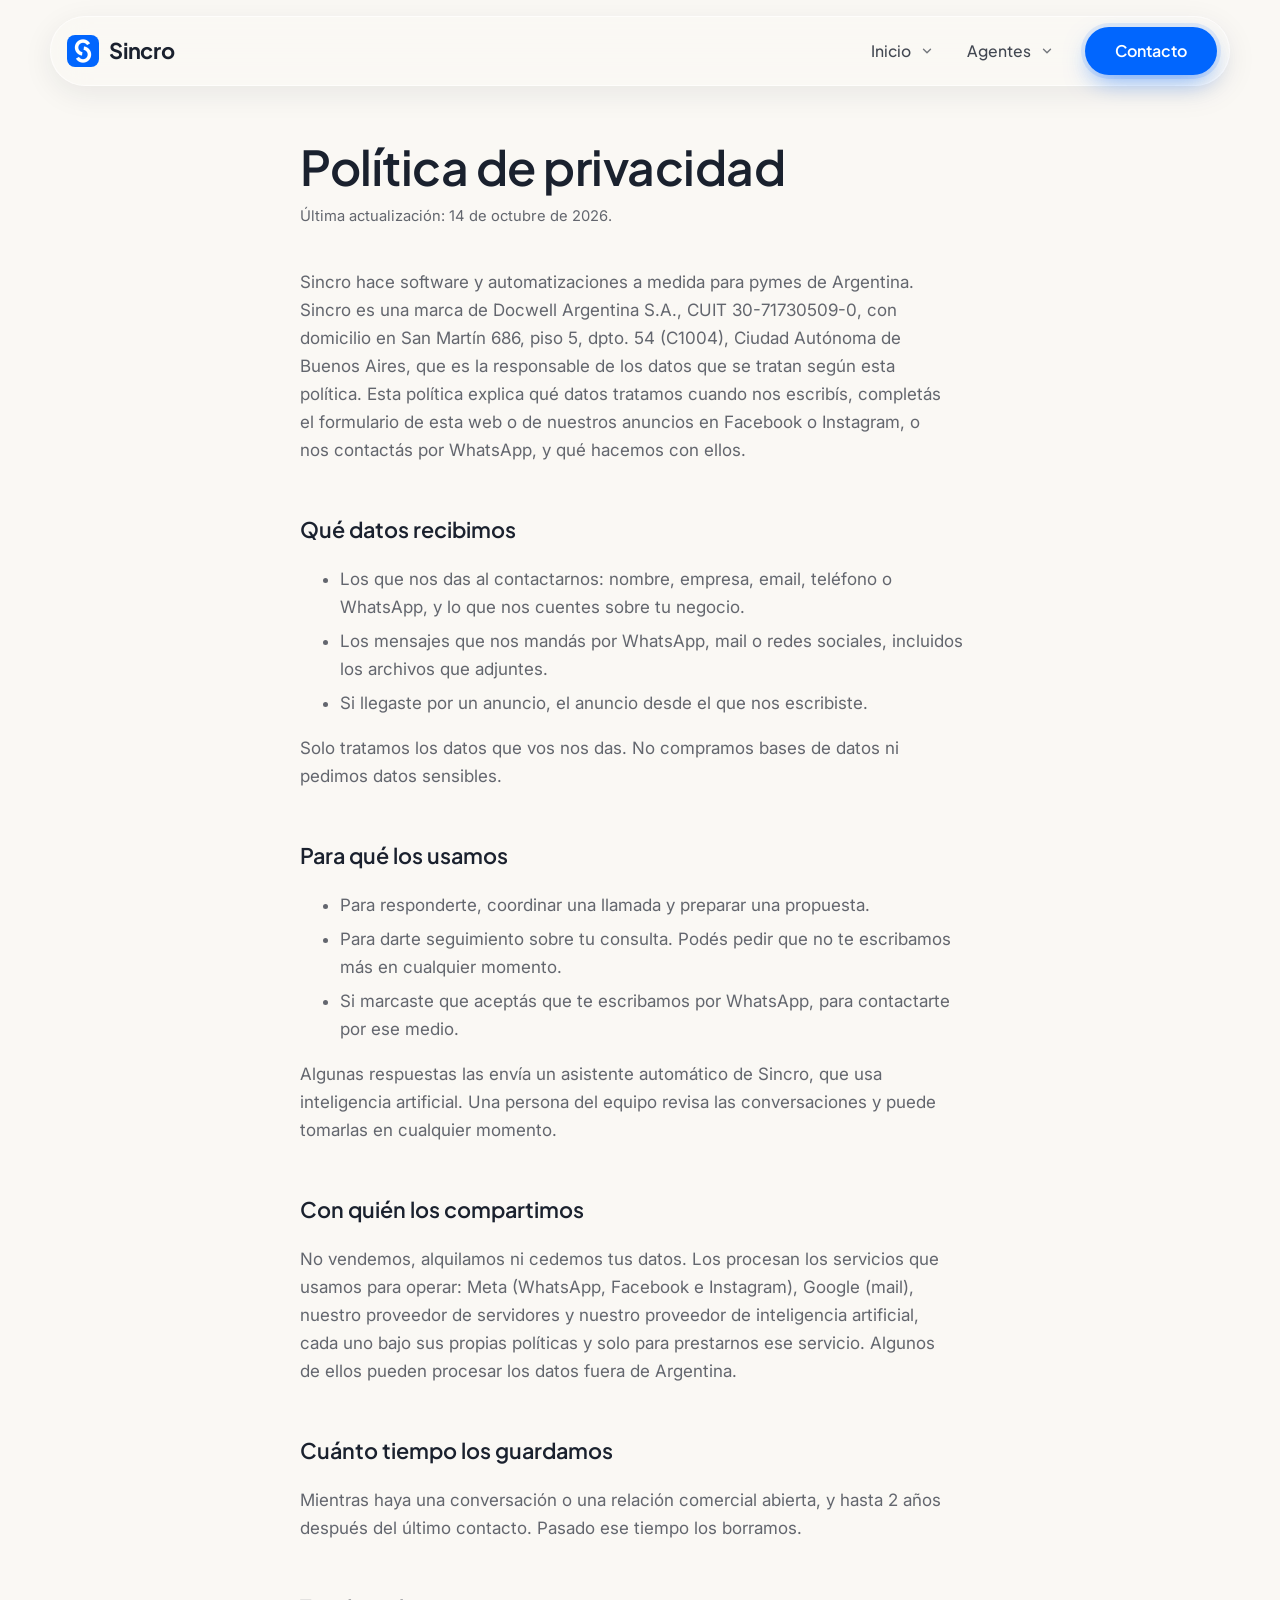
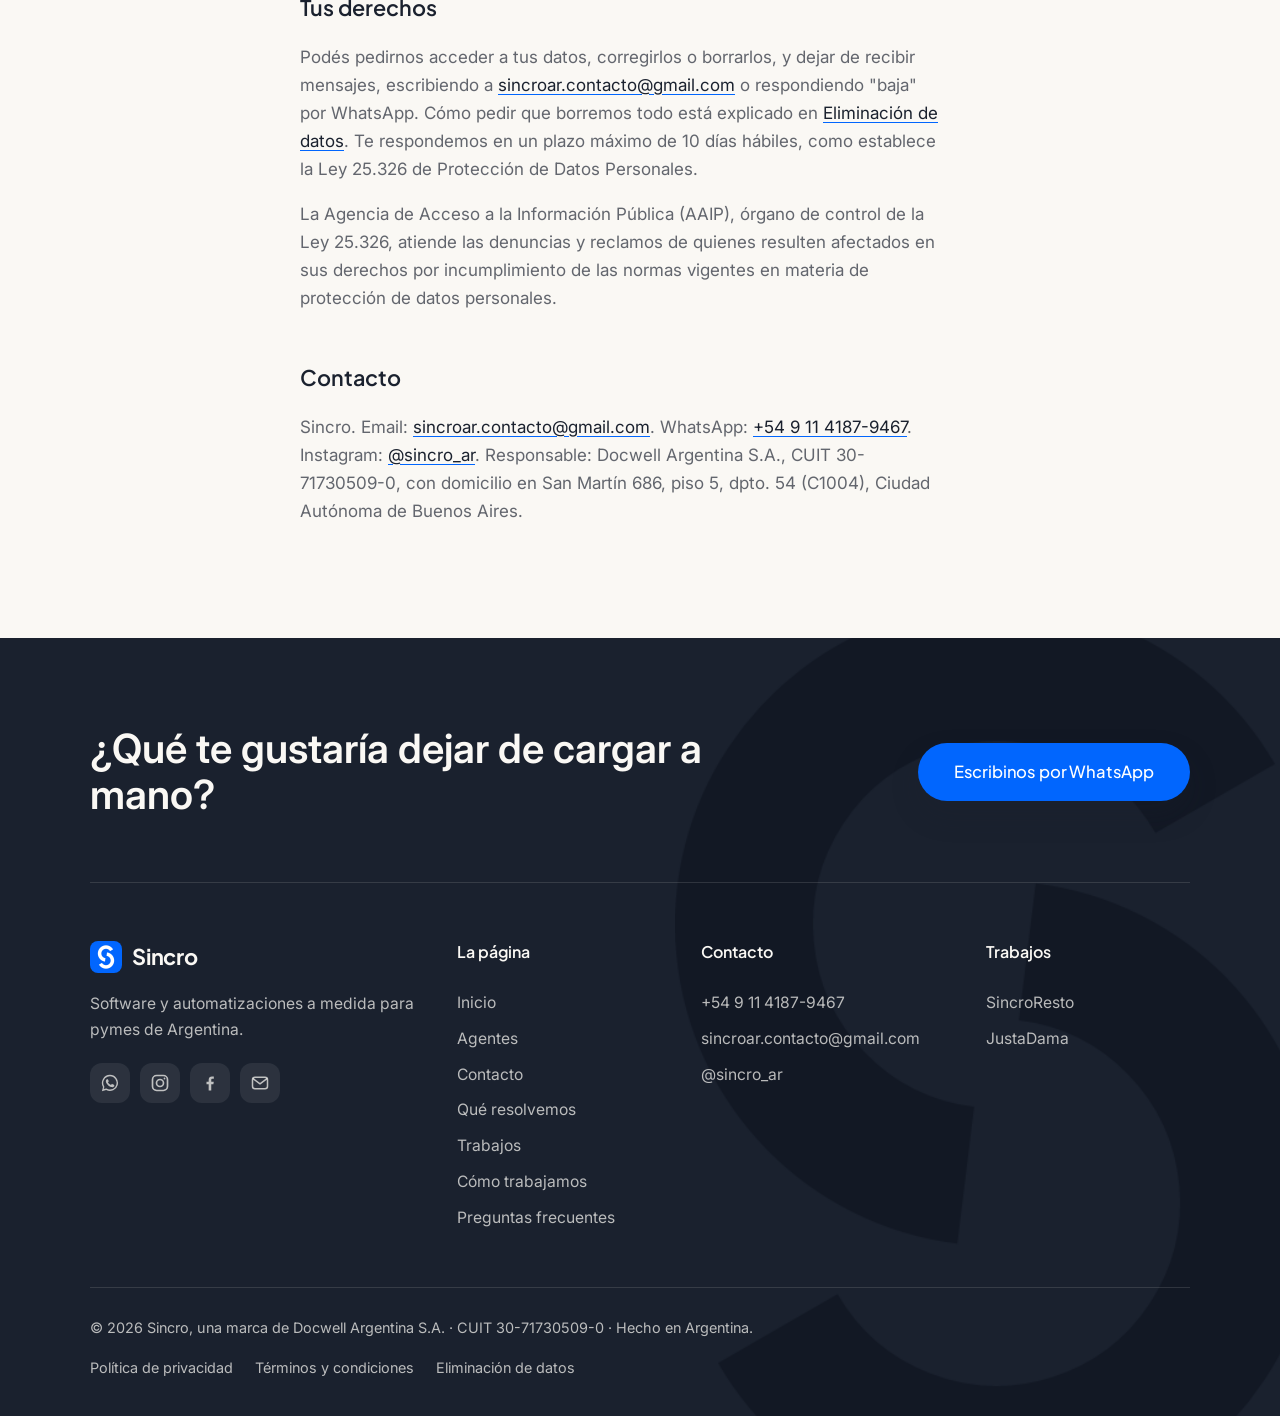
<file: privacidad.html>
<!doctype html>
<html lang="es-AR">
<head>
<meta charset="utf-8">
<meta name="viewport" content="width=device-width, initial-scale=1">
<title>Política de privacidad de Sincro</title>
<meta name="description" content="Qué datos trata Sincro cuando nos contactás y qué derechos tenés sobre ellos.">
<link rel="icon" href="logo.png">
<link rel="preconnect" href="https://fonts.googleapis.com">
<link rel="preconnect" href="https://fonts.gstatic.com" crossorigin>
<link href="https://fonts.googleapis.com/css2?family=Inter:wght@400;500;600&family=Plus+Jakarta+Sans:wght@500;600;700&display=swap" rel="stylesheet">
<link rel="stylesheet" href="estilo.css?v=12">
</head>
<body>
<header class="barra">
  <div class="barra-adentro">
    <a class="marca" href="index.html"><img src="logo.png" alt="">Sincro</a>
    <nav id="menu-principal" aria-label="Principal">
      <div class="nav-grupo">
        <a class="nav-link" href="index.html">Inicio</a>
        <button class="nav-flecha" type="button" aria-expanded="false" aria-controls="sub-inicio" aria-label="Secciones de Inicio"><svg viewBox="0 0 24 24" fill="none" stroke="currentColor" stroke-width="2.4" stroke-linecap="round" stroke-linejoin="round" aria-hidden="true"><path d="m6 9 6 6 6-6"/></svg></button>
        <div class="nav-sub" id="sub-inicio"><div class="nav-sub-in">
          <a href="index.html#resolvemos">Qué resolvemos</a>
          <a href="index.html#trabajos">Trabajos</a>
          <a href="index.html#como">Cómo trabajamos</a>
          <a href="index.html#preguntas">Preguntas</a>
        </div></div>
      </div>
      <div class="nav-grupo">
        <a class="nav-link" href="agentes.html">Agentes</a>
        <button class="nav-flecha" type="button" aria-expanded="false" aria-controls="sub-agentes" aria-label="Secciones de Agentes"><svg viewBox="0 0 24 24" fill="none" stroke="currentColor" stroke-width="2.4" stroke-linecap="round" stroke-linejoin="round" aria-hidden="true"><path d="m6 9 6 6 6-6"/></svg></button>
        <div class="nav-sub" id="sub-agentes"><div class="nav-sub-in">
          <a href="agentes.html#asistente-de-marketing">Asistente de marketing</a>
          <a href="agentes.html#asistente-de-contenido">Asistente de contenido</a>
          <a href="agentes.html#asistente-puente">Asistente Puente</a>
          <a href="agentes.html#reglas">Las reglas</a>
          <a href="agentes.html#preguntas">Preguntas</a>
        </div></div>
      </div>
      <a class="boton-nav" href="contacto.html">Contacto</a>
    </nav>
    <button class="menu-btn" type="button" aria-expanded="false" aria-controls="menu-principal" aria-label="Abrir menú"><span></span><span></span><span></span></button>
  </div>
</header>
<main class="legal">
  <h1>Política de privacidad</h1>
  <p class="fecha">Última actualización: 14 de octubre de 2026.</p>

  <p>Sincro hace software y automatizaciones a medida para pymes de Argentina. Sincro es una marca de Docwell Argentina S.A., CUIT 30-71730509-0, con domicilio en San Martín 686, piso 5, dpto. 54 (C1004), Ciudad Autónoma de Buenos Aires, que es la responsable de los datos que se tratan según esta política. Esta política explica qué datos tratamos cuando nos escribís, completás el formulario de esta web o de nuestros anuncios en Facebook o Instagram, o nos contactás por WhatsApp, y qué hacemos con ellos.</p>

  <h2>Qué datos recibimos</h2>
  <ul>
    <li>Los que nos das al contactarnos: nombre, empresa, email, teléfono o WhatsApp, y lo que nos cuentes sobre tu negocio.</li>
    <li>Los mensajes que nos mandás por WhatsApp, mail o redes sociales, incluidos los archivos que adjuntes.</li>
    <li>Si llegaste por un anuncio, el anuncio desde el que nos escribiste.</li>
  </ul>
  <p>Solo tratamos los datos que vos nos das. No compramos bases de datos ni pedimos datos sensibles.</p>

  <h2>Para qué los usamos</h2>
  <ul>
    <li>Para responderte, coordinar una llamada y preparar una propuesta.</li>
    <li>Para darte seguimiento sobre tu consulta. Podés pedir que no te escribamos más en cualquier momento.</li>
    <li>Si marcaste que aceptás que te escribamos por WhatsApp, para contactarte por ese medio.</li>
  </ul>
  <p>Algunas respuestas las envía un asistente automático de Sincro, que usa inteligencia artificial. Una persona del equipo revisa las conversaciones y puede tomarlas en cualquier momento.</p>

  <h2>Con quién los compartimos</h2>
  <p>No vendemos, alquilamos ni cedemos tus datos. Los procesan los servicios que usamos para operar: Meta (WhatsApp, Facebook e Instagram), Google (mail), nuestro proveedor de servidores y nuestro proveedor de inteligencia artificial, cada uno bajo sus propias políticas y solo para prestarnos ese servicio. Algunos de ellos pueden procesar los datos fuera de Argentina.</p>

  <h2>Cuánto tiempo los guardamos</h2>
  <p>Mientras haya una conversación o una relación comercial abierta, y hasta 2 años después del último contacto. Pasado ese tiempo los borramos.</p>

  <h2>Tus derechos</h2>
  <p>Podés pedirnos acceder a tus datos, corregirlos o borrarlos, y dejar de recibir mensajes, escribiendo a <a href="mailto:sincroar.contacto@gmail.com">sincroar.contacto@gmail.com</a> o respondiendo "baja" por WhatsApp. Cómo pedir que borremos todo está explicado en <a href="eliminacion-de-datos.html">Eliminación de datos</a>. Te respondemos en un plazo máximo de 10 días hábiles, como establece la Ley 25.326 de Protección de Datos Personales.</p>
  <p>La Agencia de Acceso a la Información Pública (AAIP), órgano de control de la Ley 25.326, atiende las denuncias y reclamos de quienes resulten afectados en sus derechos por incumplimiento de las normas vigentes en materia de protección de datos personales.</p>

  <h2>Contacto</h2>
  <p>Sincro. Email: <a href="mailto:sincroar.contacto@gmail.com">sincroar.contacto@gmail.com</a>. WhatsApp: <a href="https://wa.me/5491141879467" target="_blank" rel="noopener">+54 9 11 4187-9467</a>. Instagram: <a href="https://www.instagram.com/sincro_ar/" target="_blank" rel="noopener">@sincro_ar</a>. Responsable: Docwell Argentina S.A., CUIT 30-71730509-0, con domicilio en San Martín 686, piso 5, dpto. 54 (C1004), Ciudad Autónoma de Buenos Aires.</p>
</main>

<footer class="pie">
  <div class="contenedor">
    <div class="pie-llamado">
      <p>¿Qué te gustaría dejar de cargar a mano?</p>
      <a class="boton" href="https://wa.me/5491141879467?text=Hola%20Sincro%2C%20quiero%20consultar%20por%20un%20sistema%20para%20mi%20negocio" target="_blank" rel="noopener">Escribinos por WhatsApp</a>
    </div>
    <div class="pie-columnas">
      <div class="pie-marca">
        <a class="marca" href="index.html#"><img src="logo.png" alt="">Sincro</a>
        <p>Software y automatizaciones a medida para pymes de Argentina.</p>
        <div class="pie-redes">
          <a href="https://wa.me/5491141879467?text=Hola%20Sincro%2C%20quiero%20consultar%20por%20un%20sistema%20para%20mi%20negocio" target="_blank" rel="noopener" aria-label="WhatsApp"><svg viewBox="0 0 24 24" fill="currentColor"><path d="M12 2.2a9.7 9.7 0 0 0-8.4 14.6L2.3 21.8l5.1-1.3A9.7 9.7 0 1 0 12 2.2zm0 17.7c-1.5 0-3-.4-4.2-1.2l-.3-.2-3 .8.8-2.9-.2-.3A8 8 0 1 1 12 19.9zm4.4-6c-.2-.1-1.4-.7-1.7-.8-.2-.1-.4-.1-.5.1l-.8.9c-.1.2-.3.2-.5.1-.2-.1-1-.4-1.9-1.2-.7-.6-1.2-1.4-1.3-1.6-.1-.2 0-.4.1-.5l.4-.4.2-.4v-.4l-.8-1.8c-.2-.5-.4-.4-.5-.4h-.5c-.2 0-.4.1-.7.3-.2.3-.9.9-.9 2.1s.9 2.4 1 2.6c.1.2 1.8 2.8 4.4 3.9.6.3 1.1.4 1.5.5.6.2 1.2.2 1.6.1.5-.1 1.4-.6 1.6-1.1.2-.6.2-1 .1-1.1l-.3-.2z"/></svg></a>
          <a href="https://www.instagram.com/sincro_ar/" target="_blank" rel="noopener" aria-label="Instagram"><svg viewBox="0 0 24 24" fill="none" stroke="currentColor" stroke-width="2"><rect x="3" y="3" width="18" height="18" rx="5"/><circle cx="12" cy="12" r="4.2"/><circle cx="17.4" cy="6.6" r="1.1" fill="currentColor" stroke="none"/></svg></a>
          <a href="https://www.facebook.com/profile.php?id=61595291607526" target="_blank" rel="noopener" aria-label="Facebook"><svg viewBox="0 0 24 24" fill="currentColor"><path d="M13.5 21v-7.6h2.6l.4-3h-3V8.5c0-.9.3-1.5 1.5-1.5h1.6V4.3c-.3 0-1.2-.1-2.3-.1-2.3 0-3.9 1.4-3.9 4v2.2H7.8v3h2.6V21h3.1z"/></svg></a>
          <a href="mailto:sincroar.contacto@gmail.com" aria-label="Mail"><svg viewBox="0 0 24 24" fill="none" stroke="currentColor" stroke-width="1.8" stroke-linejoin="round"><rect x="3" y="5" width="18" height="14" rx="3"/><path d="M4 7l8 6 8-6" stroke-linecap="round"/></svg></a>
        </div>
      </div>
      <nav aria-label="Secciones">
        <h3>La página</h3>
        <a href="index.html">Inicio</a>
        <a href="agentes.html">Agentes</a>
        <a href="contacto.html">Contacto</a>
        <a href="index.html#resolvemos">Qué resolvemos</a>
        <a href="index.html#trabajos">Trabajos</a>
        <a href="index.html#como">Cómo trabajamos</a>
        <a href="index.html#preguntas">Preguntas frecuentes</a>
      </nav>
      <div>
        <h3>Contacto</h3>
        <a href="https://wa.me/5491141879467?text=Hola%20Sincro%2C%20quiero%20consultar%20por%20un%20sistema%20para%20mi%20negocio" target="_blank" rel="noopener">+54 9 11 4187-9467</a>
        <a href="mailto:sincroar.contacto@gmail.com">sincroar.contacto@gmail.com</a>
        <a href="https://www.instagram.com/sincro_ar/" target="_blank" rel="noopener">@sincro_ar</a>
      </div>
      <div>
        <h3>Trabajos</h3>
        <a href="https://sincroresto.com" target="_blank" rel="noopener">SincroResto</a>
        <a href="https://justadama.com.ar" target="_blank" rel="noopener">JustaDama</a>
      </div>
    </div>
    <div class="pie-final">
      <span>© 2026 Sincro, una marca de Docwell Argentina S.A. · CUIT 30-71730509-0 · Hecho en Argentina.</span>
      <nav class="pie-legal" aria-label="Legales">
        <a href="privacidad.html">Política de privacidad</a>
        <a href="terminos.html">Términos y condiciones</a>
        <a href="eliminacion-de-datos.html">Eliminación de datos</a>
      </nav>
    </div>
  </div>
</footer>
<script src="sitio.js?v=3" defer></script>
</body>
</html>
</file>
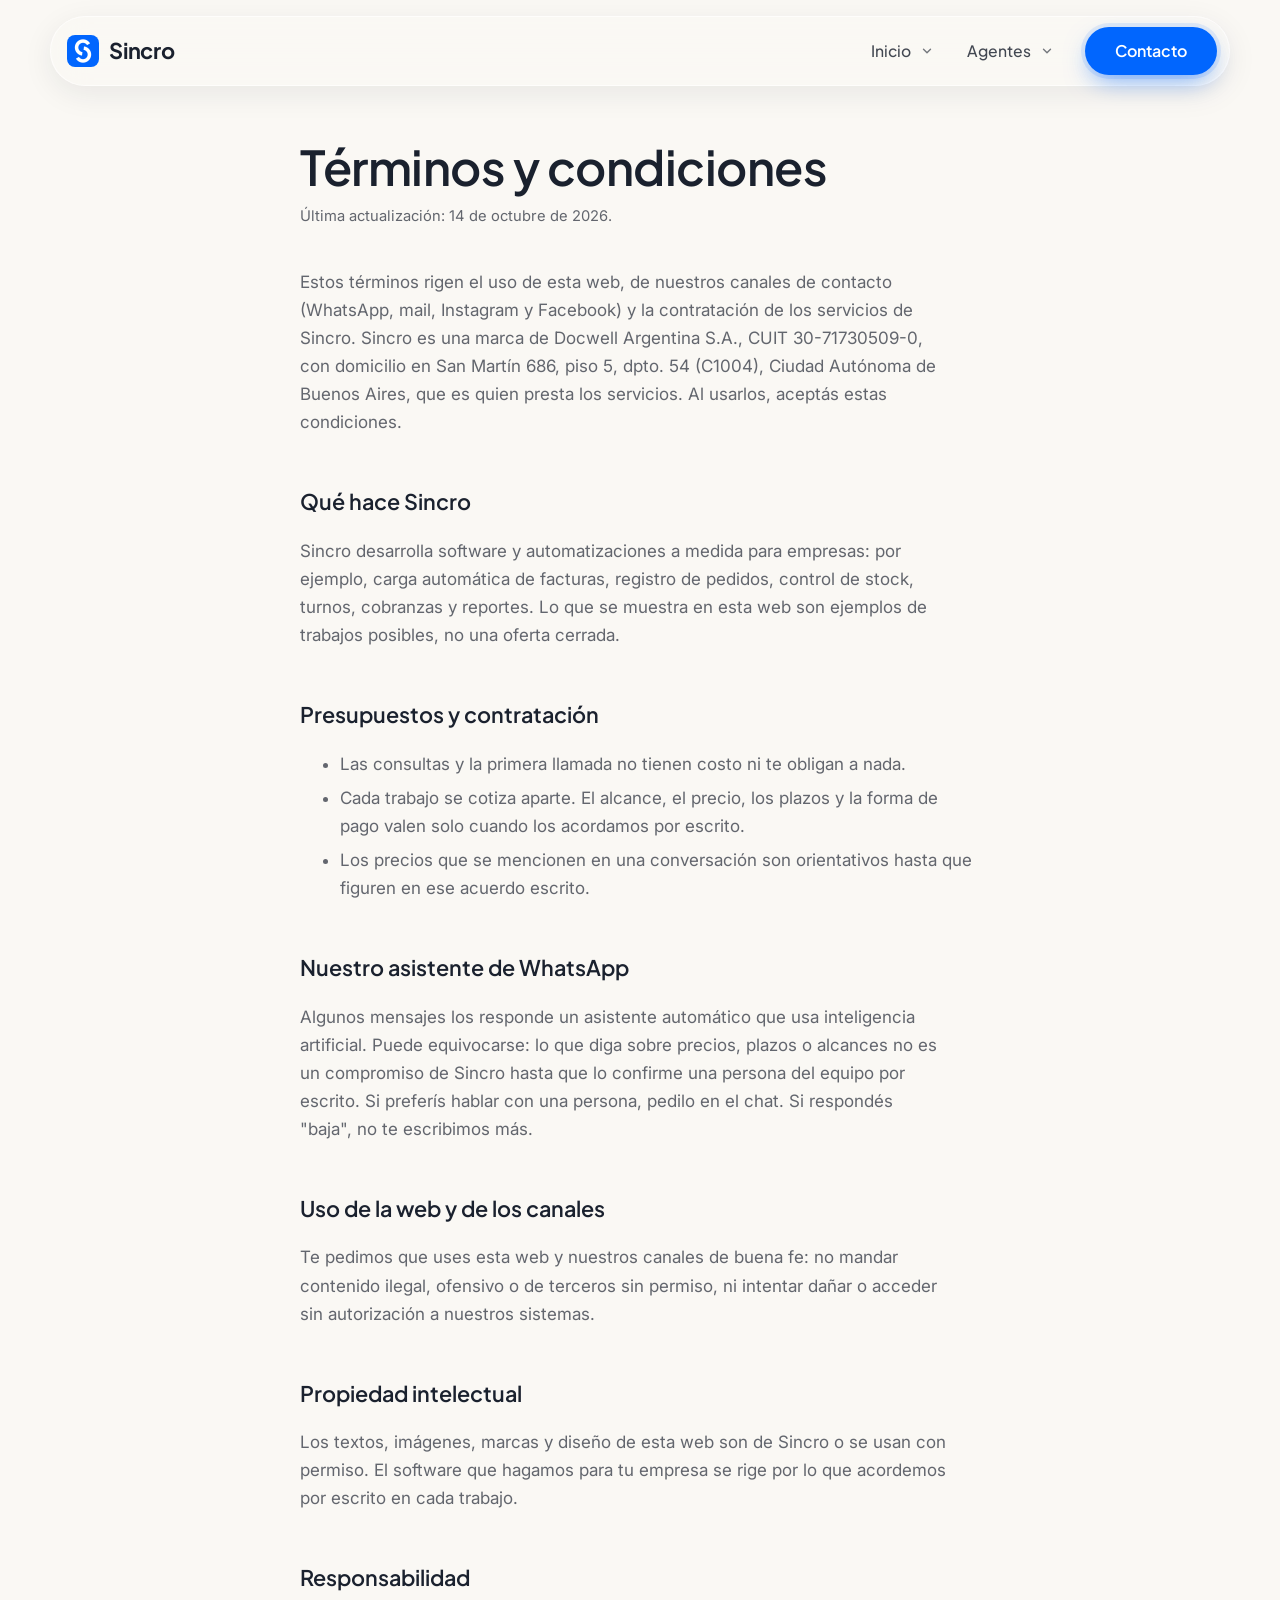
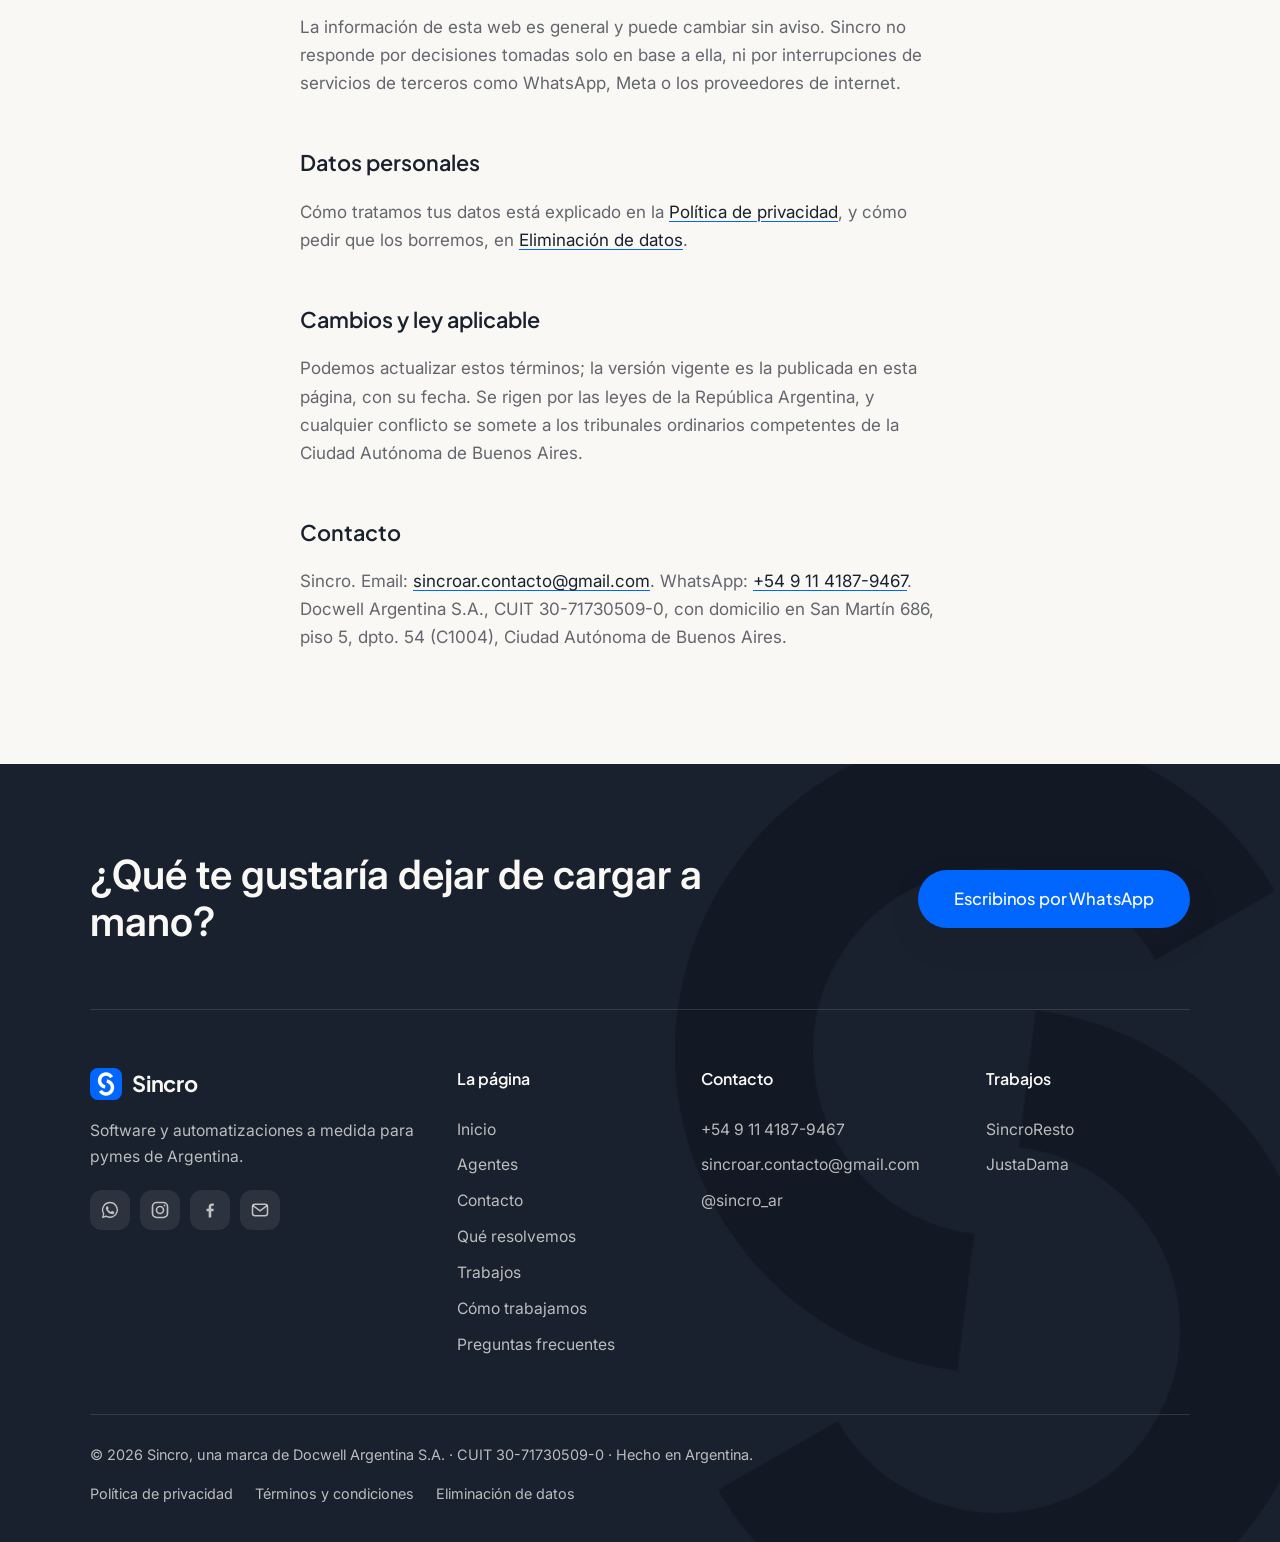
<file: terminos.html>
<!doctype html>
<html lang="es-AR">
<head>
<meta charset="utf-8">
<meta name="viewport" content="width=device-width, initial-scale=1">
<title>Términos y condiciones de Sincro</title>
<meta name="description" content="Las condiciones para usar la web de Sincro, su WhatsApp y sus servicios.">
<link rel="icon" href="logo.png">
<link rel="preconnect" href="https://fonts.googleapis.com">
<link rel="preconnect" href="https://fonts.gstatic.com" crossorigin>
<link href="https://fonts.googleapis.com/css2?family=Inter:wght@400;500;600&family=Plus+Jakarta+Sans:wght@500;600;700&display=swap" rel="stylesheet">
<link rel="stylesheet" href="estilo.css?v=12">
</head>
<body>
<header class="barra">
  <div class="barra-adentro">
    <a class="marca" href="index.html"><img src="logo.png" alt="">Sincro</a>
    <nav id="menu-principal" aria-label="Principal">
      <div class="nav-grupo">
        <a class="nav-link" href="index.html">Inicio</a>
        <button class="nav-flecha" type="button" aria-expanded="false" aria-controls="sub-inicio" aria-label="Secciones de Inicio"><svg viewBox="0 0 24 24" fill="none" stroke="currentColor" stroke-width="2.4" stroke-linecap="round" stroke-linejoin="round" aria-hidden="true"><path d="m6 9 6 6 6-6"/></svg></button>
        <div class="nav-sub" id="sub-inicio"><div class="nav-sub-in">
          <a href="index.html#resolvemos">Qué resolvemos</a>
          <a href="index.html#trabajos">Trabajos</a>
          <a href="index.html#como">Cómo trabajamos</a>
          <a href="index.html#preguntas">Preguntas</a>
        </div></div>
      </div>
      <div class="nav-grupo">
        <a class="nav-link" href="agentes.html">Agentes</a>
        <button class="nav-flecha" type="button" aria-expanded="false" aria-controls="sub-agentes" aria-label="Secciones de Agentes"><svg viewBox="0 0 24 24" fill="none" stroke="currentColor" stroke-width="2.4" stroke-linecap="round" stroke-linejoin="round" aria-hidden="true"><path d="m6 9 6 6 6-6"/></svg></button>
        <div class="nav-sub" id="sub-agentes"><div class="nav-sub-in">
          <a href="agentes.html#asistente-de-marketing">Asistente de marketing</a>
          <a href="agentes.html#asistente-de-contenido">Asistente de contenido</a>
          <a href="agentes.html#asistente-puente">Asistente Puente</a>
          <a href="agentes.html#reglas">Las reglas</a>
          <a href="agentes.html#preguntas">Preguntas</a>
        </div></div>
      </div>
      <a class="boton-nav" href="contacto.html">Contacto</a>
    </nav>
    <button class="menu-btn" type="button" aria-expanded="false" aria-controls="menu-principal" aria-label="Abrir menú"><span></span><span></span><span></span></button>
  </div>
</header>
<main class="legal">
  <h1>Términos y condiciones</h1>
  <p class="fecha">Última actualización: 14 de octubre de 2026.</p>

  <p>Estos términos rigen el uso de esta web, de nuestros canales de contacto (WhatsApp, mail, Instagram y Facebook) y la contratación de los servicios de Sincro. Sincro es una marca de Docwell Argentina S.A., CUIT 30-71730509-0, con domicilio en San Martín 686, piso 5, dpto. 54 (C1004), Ciudad Autónoma de Buenos Aires, que es quien presta los servicios. Al usarlos, aceptás estas condiciones.</p>

  <h2>Qué hace Sincro</h2>
  <p>Sincro desarrolla software y automatizaciones a medida para empresas: por ejemplo, carga automática de facturas, registro de pedidos, control de stock, turnos, cobranzas y reportes. Lo que se muestra en esta web son ejemplos de trabajos posibles, no una oferta cerrada.</p>

  <h2>Presupuestos y contratación</h2>
  <ul>
    <li>Las consultas y la primera llamada no tienen costo ni te obligan a nada.</li>
    <li>Cada trabajo se cotiza aparte. El alcance, el precio, los plazos y la forma de pago valen solo cuando los acordamos por escrito.</li>
    <li>Los precios que se mencionen en una conversación son orientativos hasta que figuren en ese acuerdo escrito.</li>
  </ul>

  <h2>Nuestro asistente de WhatsApp</h2>
  <p>Algunos mensajes los responde un asistente automático que usa inteligencia artificial. Puede equivocarse: lo que diga sobre precios, plazos o alcances no es un compromiso de Sincro hasta que lo confirme una persona del equipo por escrito. Si preferís hablar con una persona, pedilo en el chat. Si respondés "baja", no te escribimos más.</p>

  <h2>Uso de la web y de los canales</h2>
  <p>Te pedimos que uses esta web y nuestros canales de buena fe: no mandar contenido ilegal, ofensivo o de terceros sin permiso, ni intentar dañar o acceder sin autorización a nuestros sistemas.</p>

  <h2>Propiedad intelectual</h2>
  <p>Los textos, imágenes, marcas y diseño de esta web son de Sincro o se usan con permiso. El software que hagamos para tu empresa se rige por lo que acordemos por escrito en cada trabajo.</p>

  <h2>Responsabilidad</h2>
  <p>La información de esta web es general y puede cambiar sin aviso. Sincro no responde por decisiones tomadas solo en base a ella, ni por interrupciones de servicios de terceros como WhatsApp, Meta o los proveedores de internet.</p>

  <h2>Datos personales</h2>
  <p>Cómo tratamos tus datos está explicado en la <a href="privacidad.html">Política de privacidad</a>, y cómo pedir que los borremos, en <a href="eliminacion-de-datos.html">Eliminación de datos</a>.</p>

  <h2>Cambios y ley aplicable</h2>
  <p>Podemos actualizar estos términos; la versión vigente es la publicada en esta página, con su fecha. Se rigen por las leyes de la República Argentina, y cualquier conflicto se somete a los tribunales ordinarios competentes de la Ciudad Autónoma de Buenos Aires.</p>

  <h2>Contacto</h2>
  <p>Sincro. Email: <a href="mailto:sincroar.contacto@gmail.com">sincroar.contacto@gmail.com</a>. WhatsApp: <a href="https://wa.me/5491141879467" target="_blank" rel="noopener">+54 9 11 4187-9467</a>. Docwell Argentina S.A., CUIT 30-71730509-0, con domicilio en San Martín 686, piso 5, dpto. 54 (C1004), Ciudad Autónoma de Buenos Aires.</p>
</main>

<footer class="pie">
  <div class="contenedor">
    <div class="pie-llamado">
      <p>¿Qué te gustaría dejar de cargar a mano?</p>
      <a class="boton" href="https://wa.me/5491141879467?text=Hola%20Sincro%2C%20quiero%20consultar%20por%20un%20sistema%20para%20mi%20negocio" target="_blank" rel="noopener">Escribinos por WhatsApp</a>
    </div>
    <div class="pie-columnas">
      <div class="pie-marca">
        <a class="marca" href="index.html#"><img src="logo.png" alt="">Sincro</a>
        <p>Software y automatizaciones a medida para pymes de Argentina.</p>
        <div class="pie-redes">
          <a href="https://wa.me/5491141879467?text=Hola%20Sincro%2C%20quiero%20consultar%20por%20un%20sistema%20para%20mi%20negocio" target="_blank" rel="noopener" aria-label="WhatsApp"><svg viewBox="0 0 24 24" fill="currentColor"><path d="M12 2.2a9.7 9.7 0 0 0-8.4 14.6L2.3 21.8l5.1-1.3A9.7 9.7 0 1 0 12 2.2zm0 17.7c-1.5 0-3-.4-4.2-1.2l-.3-.2-3 .8.8-2.9-.2-.3A8 8 0 1 1 12 19.9zm4.4-6c-.2-.1-1.4-.7-1.7-.8-.2-.1-.4-.1-.5.1l-.8.9c-.1.2-.3.2-.5.1-.2-.1-1-.4-1.9-1.2-.7-.6-1.2-1.4-1.3-1.6-.1-.2 0-.4.1-.5l.4-.4.2-.4v-.4l-.8-1.8c-.2-.5-.4-.4-.5-.4h-.5c-.2 0-.4.1-.7.3-.2.3-.9.9-.9 2.1s.9 2.4 1 2.6c.1.2 1.8 2.8 4.4 3.9.6.3 1.1.4 1.5.5.6.2 1.2.2 1.6.1.5-.1 1.4-.6 1.6-1.1.2-.6.2-1 .1-1.1l-.3-.2z"/></svg></a>
          <a href="https://www.instagram.com/sincro_ar/" target="_blank" rel="noopener" aria-label="Instagram"><svg viewBox="0 0 24 24" fill="none" stroke="currentColor" stroke-width="2"><rect x="3" y="3" width="18" height="18" rx="5"/><circle cx="12" cy="12" r="4.2"/><circle cx="17.4" cy="6.6" r="1.1" fill="currentColor" stroke="none"/></svg></a>
          <a href="https://www.facebook.com/profile.php?id=61595291607526" target="_blank" rel="noopener" aria-label="Facebook"><svg viewBox="0 0 24 24" fill="currentColor"><path d="M13.5 21v-7.6h2.6l.4-3h-3V8.5c0-.9.3-1.5 1.5-1.5h1.6V4.3c-.3 0-1.2-.1-2.3-.1-2.3 0-3.9 1.4-3.9 4v2.2H7.8v3h2.6V21h3.1z"/></svg></a>
          <a href="mailto:sincroar.contacto@gmail.com" aria-label="Mail"><svg viewBox="0 0 24 24" fill="none" stroke="currentColor" stroke-width="1.8" stroke-linejoin="round"><rect x="3" y="5" width="18" height="14" rx="3"/><path d="M4 7l8 6 8-6" stroke-linecap="round"/></svg></a>
        </div>
      </div>
      <nav aria-label="Secciones">
        <h3>La página</h3>
        <a href="index.html">Inicio</a>
        <a href="agentes.html">Agentes</a>
        <a href="contacto.html">Contacto</a>
        <a href="index.html#resolvemos">Qué resolvemos</a>
        <a href="index.html#trabajos">Trabajos</a>
        <a href="index.html#como">Cómo trabajamos</a>
        <a href="index.html#preguntas">Preguntas frecuentes</a>
      </nav>
      <div>
        <h3>Contacto</h3>
        <a href="https://wa.me/5491141879467?text=Hola%20Sincro%2C%20quiero%20consultar%20por%20un%20sistema%20para%20mi%20negocio" target="_blank" rel="noopener">+54 9 11 4187-9467</a>
        <a href="mailto:sincroar.contacto@gmail.com">sincroar.contacto@gmail.com</a>
        <a href="https://www.instagram.com/sincro_ar/" target="_blank" rel="noopener">@sincro_ar</a>
      </div>
      <div>
        <h3>Trabajos</h3>
        <a href="https://sincroresto.com" target="_blank" rel="noopener">SincroResto</a>
        <a href="https://justadama.com.ar" target="_blank" rel="noopener">JustaDama</a>
      </div>
    </div>
    <div class="pie-final">
      <span>© 2026 Sincro, una marca de Docwell Argentina S.A. · CUIT 30-71730509-0 · Hecho en Argentina.</span>
      <nav class="pie-legal" aria-label="Legales">
        <a href="privacidad.html">Política de privacidad</a>
        <a href="terminos.html">Términos y condiciones</a>
        <a href="eliminacion-de-datos.html">Eliminación de datos</a>
      </nav>
    </div>
  </div>
</footer>
<script src="sitio.js?v=3" defer></script>
</body>
</html>
</file>
<file: estilo.css>
/* Sincro, con el lenguaje de JustaDama: papel, tinta y el azul del logo, titulos en Plus Jakarta Sans y texto en Inter. */
:root {
  --tinta: #1a212e;
  --tinta-suave: rgba(26, 33, 46, 0.68);
  --azul: #0166fe;
  --azul-claro: #b9d3ff;
  --papel: #faf8f4;
  --niebla: #d6d5d1;
  --linea: rgba(26, 33, 46, 0.12);
  --serif: 'Inter', system-ui, -apple-system, 'Segoe UI', Roboto, Helvetica, Arial, sans-serif;
  --titulo: 'Plus Jakarta Sans', 'Inter', system-ui, -apple-system, 'Segoe UI', Roboto, Helvetica, Arial, sans-serif;
  --ui: 'Inter', system-ui, -apple-system, 'Segoe UI', Roboto, Helvetica, Arial, sans-serif;
  --ancho: 1180px;
}

* { box-sizing: border-box; }
html { scroll-behavior: smooth; }
@media (prefers-reduced-motion: reduce) { html { scroll-behavior: auto; } }
body {
  margin: 0;
  background: var(--papel);
  color: var(--tinta);
  font-family: var(--serif);
  font-size: 17px;
  line-height: 1.65;
  -webkit-font-smoothing: antialiased;
}
h1, h2, h3, h4, .marca, .boton, .pildora, .enlace { font-family: var(--titulo); }
a { color: var(--tinta); text-decoration-color: var(--azul); text-underline-offset: 3px; }
a:focus-visible, button:focus-visible { outline: 2px solid var(--azul); outline-offset: 4px; border-radius: 999px; }
.contenedor { max-width: var(--ancho); margin: 0 auto; padding: 0 clamp(20px, 5vw, 40px); }

/* ---- La barra: una pildora de vidrio que flota arriba ---- */
.barra {
  position: fixed; top: 16px; left: 0; right: 0; z-index: 50;
  display: flex; justify-content: center; padding: 0 16px;
}
.barra-adentro {
  display: flex; align-items: center; justify-content: space-between; gap: 24px;
  width: 100%; max-width: var(--ancho);
  padding: 10px 12px 10px 16px; border-radius: 999px;
  background: rgba(250, 248, 244, 0.72);
  border: 1px solid rgba(255, 255, 255, 0.6);
  box-shadow: 0 8px 30px rgba(26, 33, 46, 0.08);
  backdrop-filter: blur(18px) saturate(160%);
  -webkit-backdrop-filter: blur(18px) saturate(160%);
}
.marca { display: flex; align-items: center; gap: 10px; text-decoration: none; color: var(--tinta); font-size: 1.36rem; font-weight: 700; letter-spacing: -0.01em; }
.marca img { width: 32px; height: 32px; border-radius: 8px; }
.barra nav { display: flex; align-items: center; gap: 22px; }

/* ---- Botones ---- */
.pildora {
  position: relative; display: inline-flex; align-items: center;
  height: 44px; padding: 0 22px; border-radius: 999px;
  background: var(--tinta); color: var(--papel); text-decoration: none;
  font-size: 0.95rem; font-weight: 500;
  box-shadow: 0 8px 18px rgba(26, 33, 46, 0.18);
  transition: transform 0.25s ease, box-shadow 0.25s ease;
}
.pildora:hover { transform: translateY(-2px); box-shadow: 0 12px 24px rgba(26, 33, 46, 0.24); }

/* El boton grande: al pasar el mouse lo llena el azul, como en JustaDama */
.boton-envuelto { position: relative; display: inline-flex; }
.etiqueta {
  position: absolute; top: -14px; right: -12px; z-index: 3;
  display: inline-flex; align-items: center; gap: 4px;
  font-size: 0.74rem; font-weight: 600; letter-spacing: 0.02em;
  color: var(--tinta); background: var(--azul-claro);
  padding: 4px 10px 4px 7px; border-radius: 999px;
  transform: rotate(-7deg);
  box-shadow: 0 4px 10px rgba(26, 33, 46, 0.2);
  pointer-events: none;
}
.etiqueta svg { width: 13px; height: 13px; }
.boton {
  position: relative; display: inline-flex; align-items: center;
  height: 58px; padding: 0 36px; border-radius: 999px; overflow: hidden;
  background: var(--tinta); color: var(--papel); text-decoration: none;
  font-size: 1.04rem; font-weight: 500; letter-spacing: -0.01em;
  box-shadow: 0 14px 28px rgba(26, 33, 46, 0.22);
  transition: transform 0.25s ease, box-shadow 0.25s ease;
  isolation: isolate;
}
.boton::before, .boton::after {
  content: ''; position: absolute; left: 50%; top: 50%; z-index: -1;
  width: 150%; aspect-ratio: 1; border-radius: 50%;
  transform: translate(-50%, -50%) scale(0);
}
.boton::before { background: var(--azul); }
.boton::after { background: #2a3245; }
.boton:hover { transform: translateY(-2px); box-shadow: 0 18px 32px rgba(26, 33, 46, 0.28); }
@media (prefers-reduced-motion: no-preference) {
  .boton:hover::before { transform: translate(-50%, -50%) scale(1); transition: transform 1.1s cubic-bezier(0.19, 1, 0.22, 1); }
  .boton:hover::after { transform: translate(-50%, -50%) scale(1); transition: transform 1.1s cubic-bezier(0.19, 1, 0.22, 1) 0.15s; }
}

/* El link secundario: subrayado que crece desde el centro */
.enlace {
  position: relative; text-decoration: none; font-size: 1.04rem; font-weight: 600; color: var(--tinta);
}
.enlace::after {
  content: ''; position: absolute; left: 50%; bottom: -3px; width: 0; height: 2px;
  background: var(--azul); transition: width 0.3s ease, left 0.3s ease;
}
.enlace:hover::after, .enlace:focus-visible::after { width: 100%; left: 0; }

/* ---- Pie: un ultimo llamado, columnas y la linea final ---- */
.pie { background: var(--tinta); color: rgba(250, 248, 244, 0.72); font-size: 0.98rem; padding: 88px 0 36px; }
/* La S del logo, enorme de fondo y apenas mas oscura que el pie */
.pie { position: relative; overflow: hidden; isolation: isolate; }
.pie::before {
  content: ''; position: absolute; z-index: -1; right: -3vw; bottom: -14%; pointer-events: none;
  height: clamp(520px, 72vw, 1000px); aspect-ratio: 522 / 748;
  background: #121824;
  -webkit-mask: url(logo-s.png) center / contain no-repeat; mask: url(logo-s.png) center / contain no-repeat;
}
.pie a { color: rgba(250, 248, 244, 0.72); text-decoration: none; transition: color 0.2s ease; }
.pie a:hover { color: #fff; }
.pie-llamado { display: flex; justify-content: space-between; align-items: center; gap: 32px; flex-wrap: wrap; padding-bottom: 64px; border-bottom: 1px solid rgba(250, 248, 244, 0.12); }
.pie-llamado p { margin: 0; color: var(--papel); font-size: clamp(1.7rem, 2.4vw + 0.6rem, 2.6rem); font-weight: 600; line-height: 1.15; max-width: 16em; }
.pie-llamado .boton { background: var(--azul); color: #fff; }
.pie-llamado .boton::before { background: #fff; }
.pie-llamado .boton::after { background: #0150c8; }
.pie-columnas { display: grid; grid-template-columns: 1.6fr 1fr 1.2fr 1fr; gap: 40px; padding: 56px 0; }
.pie-columnas h3 { margin: 0 0 14px; color: var(--papel); font-size: 1rem; font-weight: 600; }
.pie-columnas > div, .pie-columnas nav { display: flex; flex-direction: column; gap: 10px; align-items: flex-start; }
.pie .marca { color: var(--papel); }
.pie-marca p { margin: 6px 0 10px; max-width: 22em; }
.pie-redes { display: flex; gap: 10px; }
.pie-redes a { width: 40px; height: 40px; border-radius: 12px; display: grid; place-items: center; background: rgba(250, 248, 244, 0.08); transition: background 0.2s ease, transform 0.2s ease; }
.pie-redes a:hover { background: var(--azul); transform: translateY(-2px); }
.pie-redes svg { width: 20px; height: 20px; }
.pie-final { display: flex; justify-content: space-between; gap: 16px; flex-wrap: wrap; padding-top: 28px; border-top: 1px solid rgba(250, 248, 244, 0.12); font-size: 0.9rem; }
@media (max-width: 900px) {
  .pie { padding-top: 64px; }
  .pie-columnas { grid-template-columns: 1fr 1fr; }
  .pie-marca { grid-column: 1 / -1; }
}

/* ---- Paginas legales ---- */
.legal { max-width: 760px; margin: 0 auto; padding: 140px clamp(20px, 5vw, 40px) 96px; }
.legal h1 { font-size: clamp(2.2rem, 3vw + 0.6rem, 3rem); font-weight: 600; letter-spacing: -0.01em; line-height: 1.12; margin: 0 0 10px; }
.legal h2 { font-size: 1.35rem; font-weight: 600; margin: 48px 0 10px; }
.legal p, .legal li { color: var(--tinta-suave); max-width: 38em; }
.legal li { margin-bottom: 6px; }
.legal .fecha { margin: 0 0 40px; font-family: var(--ui); font-size: 0.92rem; }
.pie-legal { display: flex; gap: 22px; flex-wrap: wrap; }

/* ---- Agentes: adelanto en el inicio ---- */
.agentes-teaser { display: flex; justify-content: space-between; align-items: center; gap: 28px; flex-wrap: wrap; }
.agentes-teaser .cabeza { margin: 0; }

/* ---- Cabecera de seccion: igual en todo el sitio ---- */
.cabeza { margin: 0 0 48px; max-width: 40em; }
.etiqueta-sec { display: flex; align-items: center; flex-wrap: wrap; gap: 10px; margin: 0 0 14px; font-family: var(--titulo); font-size: 0.8rem; font-weight: 600; letter-spacing: 0.1em; text-transform: uppercase; color: var(--azul); }
.cabeza h2 { margin: 0 0 14px; font-weight: 700; letter-spacing: -0.02em; line-height: 1.1; font-size: clamp(2rem, 2.6vw + 0.6rem, 2.75rem); }
.cabeza .sub, .cabeza .intro { margin: 0; max-width: 34em; font-size: 1.15rem; color: var(--tinta-suave); }
.caso .etiqueta-sec { color: var(--azul-claro); }
.estado { display: inline-block; padding: 3px 11px; border-radius: 999px; font-size: 0.72rem; letter-spacing: 0.04em; text-transform: none; }
.estado.disponible { background: var(--azul-claro); color: var(--tinta); }
.estado.proximamente { background: var(--niebla); color: var(--tinta); }

/* ---- Preguntas frecuentes: filas como tarjetas ---- */
.faq details { background: #fff; border: 1px solid var(--linea); border-radius: 18px; margin-bottom: 12px; transition: border-color 0.3s ease, box-shadow 0.3s ease; }
.faq details:hover { border-color: rgba(1, 102, 254, 0.3); }
.faq details[open] { border-color: rgba(1, 102, 254, 0.4); box-shadow: 0 22px 44px -28px rgba(26, 33, 46, 0.4); }
.faq summary { list-style: none; cursor: pointer; display: flex; justify-content: space-between; align-items: center; gap: 20px; padding: 20px 24px; border-radius: 18px; font-family: var(--titulo); font-size: 1.08rem; font-weight: 600; line-height: 1.3; }
.faq summary::-webkit-details-marker { display: none; }
.faq summary::after {
  content: ''; flex: none; width: 34px; height: 34px; border-radius: 50%;
  background: linear-gradient(var(--azul), var(--azul)) center / 14px 2px no-repeat, linear-gradient(var(--azul), var(--azul)) center / 2px 14px no-repeat, #eaf2ff;
  transition: transform 0.45s cubic-bezier(0.22, 1, 0.36, 1), background 0.35s ease;
}
.faq details[open] summary::after {
  background: linear-gradient(#fff, #fff) center / 14px 2px no-repeat, linear-gradient(#fff, #fff) center / 2px 0 no-repeat, var(--azul);
  transform: rotate(180deg);
}
.faq summary:focus-visible { outline: 2px solid var(--azul); outline-offset: 3px; }
.faq .respuesta { overflow: hidden; }
.faq details p { margin: 0; padding: 0 24px 22px; max-width: 46em; color: var(--tinta-suave); }

/* ---- Menu del celu ---- */
.barra-adentro { position: relative; }
.menu-btn { display: none; flex: none; width: 44px; height: 44px; border: 0; border-radius: 50%; background: var(--tinta); cursor: pointer; position: relative; }
.menu-btn span { position: absolute; left: 13px; right: 13px; height: 2px; border-radius: 2px; background: var(--papel); transition: transform 0.35s cubic-bezier(0.22, 1, 0.36, 1), opacity 0.2s ease, top 0.35s cubic-bezier(0.22, 1, 0.36, 1); }
.menu-btn span:nth-child(1) { top: 16px; }
.menu-btn span:nth-child(2) { top: 21px; }
.menu-btn span:nth-child(3) { top: 26px; }
.menu-btn[aria-expanded="true"] span:nth-child(1) { top: 21px; transform: rotate(45deg); }
.menu-btn[aria-expanded="true"] span:nth-child(2) { opacity: 0; }
.menu-btn[aria-expanded="true"] span:nth-child(3) { top: 21px; transform: rotate(-45deg); }
.menu-velo { position: fixed; inset: 0; z-index: 40; background: rgba(14, 19, 30, 0.6); opacity: 0; visibility: hidden; transition: opacity 0.3s ease, visibility 0.3s ease; }
.menu-velo.visible { opacity: 1; visibility: visible; }
html.menu-abierto, html.menu-abierto body { overflow: hidden; }
@media (max-width: 720px) {
  .menu-btn { display: block; }
  .barra nav {
    position: absolute; top: calc(100% + 10px); left: 0; right: 0;
    flex-direction: column; align-items: stretch; gap: 8px; padding: 12px;
    border-radius: 24px; background: #faf8f4; border: 1px solid var(--linea);
    box-shadow: 0 28px 60px -14px rgba(26, 33, 46, 0.38);
    opacity: 0; visibility: hidden; transform: translateY(-10px) scale(0.98); transform-origin: top right;
    transition: opacity 0.25s ease, transform 0.4s cubic-bezier(0.22, 1, 0.36, 1), visibility 0.25s ease;
  }
  .barra nav.abierto { opacity: 1; visibility: visible; transform: none; }
}

/* ---- Al scrollear: cada cosa entra a su manera (sin JS se ve todo) ---- */
@media (prefers-reduced-motion: no-preference) {
  .js [data-aparece] { opacity: 0; transform: translateY(36px); transition: opacity 0.9s ease, transform 1s cubic-bezier(0.22, 1, 0.36, 1); transition-delay: calc(var(--orden, 0) * 110ms); }
  .js [data-aparece="izq"] { transform: translateX(-48px); }
  .js [data-aparece="der"] { transform: translateX(80px); }
  .js [data-aparece="zoom"] { transform: scale(0.94); }
  .js [data-aparece].visto { opacity: 1; transform: none; }
  .flota img { animation: flota 7s ease-in-out infinite alternate; }
}
@keyframes flota { from { transform: translateY(-7px); } to { transform: translateY(9px); } }
[data-parallax] { display: block; transform: translate3d(0, var(--py, 0px), 0); will-change: transform; }

/* ---- Contacto: formulario y redes (home y contacto.html) ---- */
.contacto-grilla { display: grid; grid-template-columns: 0.9fr 1.1fr; gap: 64px; align-items: start; }
.form { background: #fff; border-radius: 28px; padding: 36px; box-shadow: 0 40px 80px -40px rgba(26, 33, 46, 0.35); display: grid; grid-template-columns: 1fr 1fr; gap: 18px; font-family: var(--ui); }
.campo { display: grid; gap: 6px; align-content: start; }
.campo.ancho, .consentimiento, .form .enviar, .form .nota { grid-column: 1 / -1; }
.campo label { font-size: 0.9rem; font-weight: 600; }
.campo input, .campo select, .campo textarea {
  font: inherit; font-size: 1rem; color: var(--tinta); background: var(--papel);
  border: 1px solid var(--linea); border-radius: 14px; padding: 12px 14px; width: 100%;
  transition: border-color 0.2s ease, box-shadow 0.2s ease;
}
.campo textarea { min-height: 120px; resize: vertical; }
.campo input:focus, .campo select:focus, .campo textarea:focus { outline: none; border-color: var(--azul); box-shadow: 0 0 0 4px rgba(1, 102, 254, 0.15); }
/* El select: cerrado con flecha propia en todos los navegadores; abierto, con la lista
   estilada en los que ya dejan (Chrome y Edge, appearance: base-select) */
.campo select {
  appearance: none; -webkit-appearance: none; cursor: pointer; padding-right: 46px;
  background: var(--papel) url("data:image/svg+xml,%3Csvg xmlns='http://www.w3.org/2000/svg' viewBox='0 0 24 24' fill='none' stroke='%230166fe' stroke-width='2.2' stroke-linecap='round' stroke-linejoin='round'%3E%3Cpath d='M6 9l6 6 6-6'/%3E%3C/svg%3E") no-repeat right 16px center / 18px;
}
.campo select:hover { border-color: var(--azul); }
.campo option { background: #fff; color: var(--tinta); }
@supports (appearance: base-select) {
  .campo select, .campo ::picker(select) { appearance: base-select; }
  .campo select { display: flex; align-items: center; background-image: none; padding-right: 14px; }
  .campo select::picker-icon { content: ''; width: 18px; height: 18px; margin-left: auto; background: url("data:image/svg+xml,%3Csvg xmlns='http://www.w3.org/2000/svg' viewBox='0 0 24 24' fill='none' stroke='%230166fe' stroke-width='2.2' stroke-linecap='round' stroke-linejoin='round'%3E%3Cpath d='M6 9l6 6 6-6'/%3E%3C/svg%3E") no-repeat center / contain; transition: transform 0.3s ease; }
  .campo select:open::picker-icon { transform: rotate(180deg); }
  .campo ::picker(select) {
    border: 1px solid var(--linea); border-radius: 18px; padding: 6px; margin-top: 6px;
    background: #fff; box-shadow: 0 24px 48px -20px rgba(26, 33, 46, 0.35);
    opacity: 0; transform: translateY(-6px);
    transition: opacity 0.2s ease, transform 0.25s ease, overlay 0.25s allow-discrete, display 0.25s allow-discrete;
  }
  .campo ::picker(select):popover-open { opacity: 1; transform: none; }
  @starting-style { .campo ::picker(select):popover-open { opacity: 0; transform: translateY(-6px); } }
  .campo option { padding: 10px 14px; border-radius: 12px; font-size: 0.98rem; transition: background 0.15s ease; }
  .campo option:hover, .campo option:focus-visible { background: #eaf2ff; outline: none; }
  .campo option:checked { background: var(--azul); color: #fff; font-weight: 600; }
  .campo option::checkmark { display: none; }
}
.trampa { position: absolute; left: -9999px; width: 1px; height: 1px; overflow: hidden; }
.form .enviar:disabled { opacity: 0.6; cursor: wait; }
.consentimiento { display: flex; gap: 10px; align-items: flex-start; font-size: 0.92rem; color: var(--tinta-suave); }
.consentimiento input { margin-top: 3px; accent-color: var(--azul); width: 18px; height: 18px; flex: none; }
.form .enviar { justify-self: start; border: 0; cursor: pointer; font-family: var(--titulo); }
.form .nota { margin: 0; font-size: 0.88rem; color: var(--tinta-suave); }
.form .nota[data-estado="ok"] { color: #0150c8; font-weight: 600; }

.redes { display: grid; gap: 12px; }
.red {
  display: flex; align-items: center; gap: 16px; padding: 16px 20px; border-radius: 20px; text-decoration: none;
  background: #fff; border: 1px solid var(--linea); transition: transform 0.2s ease, border-color 0.2s ease, box-shadow 0.2s ease;
}
.red:hover { transform: translateY(-2px); border-color: var(--azul); box-shadow: 0 16px 30px -20px rgba(1, 102, 254, 0.5); }
.red:focus-visible { border-radius: 20px; }
/* El icono late y cada tanto pasa un brillo por la tarjeta, para que se note */
.red { position: relative; overflow: hidden; isolation: isolate; }
.red::after {
  content: ''; position: absolute; top: 0; bottom: 0; left: -60%; width: 40%; pointer-events: none;
  background: linear-gradient(100deg, transparent, rgba(1, 102, 254, 0.12), transparent); transform: skewX(-18deg);
}
.red .icono { position: relative; }
.red .icono::before { content: ''; position: absolute; inset: 0; border-radius: inherit; background: inherit; z-index: -1; }
@media (prefers-reduced-motion: no-preference) {
  .red.wa::after, .red.ig::after, .red.fb::after { animation: brillo 4.5s ease-in-out infinite; }
  .red.ig::after { animation-delay: 0.3s; }
  .red.fb::after { animation-delay: 0.6s; }
  .red.wa .icono::before, .red.ig .icono::before, .red.fb .icono::before { animation: late 2.4s ease-out infinite; }
  .red.ig .icono::before { animation-delay: 0.6s; }
  .red.fb .icono::before { animation-delay: 1.2s; }
  .red:hover .icono { animation: sacude 0.6s ease; }
}
@keyframes brillo { 0%, 60% { left: -60%; } 85%, 100% { left: 130%; } }
@keyframes late { 0% { transform: scale(1); opacity: 0.55; } 100% { transform: scale(1.7); opacity: 0; } }
@keyframes sacude { 0%, 100% { transform: rotate(0); } 25% { transform: rotate(-12deg) scale(1.1); } 60% { transform: rotate(9deg) scale(1.1); } }
.red .icono { flex: none; width: 46px; height: 46px; border-radius: 14px; display: grid; place-items: center; color: #fff; }
.red .icono svg { width: 24px; height: 24px; }
.red.ig .icono { background: radial-gradient(circle at 30% 107%, #fdf497 0%, #fd5949 45%, #d6249f 60%, #285aeb 90%); }
.red.fb .icono { background: #1877f2; }
.red.wa .icono { background: #25d366; }
.red.mail .icono { background: var(--tinta); }
.red small { display: block; color: var(--tinta-suave); font-size: 0.88rem; font-family: var(--ui); }
.red b { font-size: 1.08rem; font-weight: 600; overflow-wrap: anywhere; }
@media (max-width: 900px) {
  .contacto-grilla { grid-template-columns: 1fr; gap: 32px; }
  .form { grid-template-columns: 1fr; padding: 26px; }
}
.contacto-pag { padding: 150px 0 96px; }
.contacto-pag .cabeza { margin-bottom: 40px; }
.empresa { margin: 20px 4px 0; font-size: 0.9rem; color: var(--tinta-suave); }
@media (max-width: 900px) { .contacto-pag { padding: 124px 0 72px; } }

/* ---- Nav: tres pildoras; la pagina actual va llena ---- */
.cabeza h1 { margin: 0 0 14px; font-weight: 700; letter-spacing: -0.02em; line-height: 1.1; font-size: clamp(2rem, 2.6vw + 0.6rem, 2.75rem); }
@media (max-width: 480px) { .red { padding: 14px 16px; gap: 12px; } .red b { font-size: 0.95rem; } }

/* ---- Nav: enlaces simples con desplegable, y Contacto como boton ---- */
[id] { scroll-margin-top: 96px; }
.barra nav { gap: 26px; }
.nav-grupo { position: relative; display: flex; align-items: center; gap: 2px; }
.barra nav a.nav-link { font-family: var(--titulo); font-size: 0.98rem; font-weight: 500; color: var(--tinta); opacity: 0.82; text-decoration: none; padding: 10px 2px; transition: opacity 0.2s ease; }
.barra nav a.nav-link:hover, .nav-grupo:focus-within .nav-link { opacity: 1; }
.barra nav a.nav-link[aria-current="page"] { opacity: 1; font-weight: 600; text-decoration: underline; text-decoration-color: var(--azul); text-decoration-thickness: 2px; text-underline-offset: 8px; }
.nav-flecha { display: grid; place-items: center; width: 24px; height: 24px; border: 0; border-radius: 50%; background: transparent; color: var(--tinta); opacity: 0.6; cursor: pointer; padding: 0; transition: opacity 0.2s ease, transform 0.3s ease; }
.nav-flecha svg { width: 14px; height: 14px; }
.nav-flecha:hover, .nav-flecha:focus-visible { opacity: 1; }
.nav-flecha[aria-expanded="true"] { transform: rotate(180deg); opacity: 1; }
.nav-sub { position: absolute; top: 100%; left: -16px; z-index: 5; padding-top: 14px; min-width: 260px; opacity: 0; visibility: hidden; transform: translateY(8px); transition: opacity 0.22s ease, transform 0.3s cubic-bezier(0.22, 1, 0.36, 1), visibility 0.22s; }
.nav-sub-in { display: grid; gap: 0; padding: 4px 0; border-radius: 10px; background: #fff; border: 1px solid var(--linea); box-shadow: 0 28px 56px -18px rgba(26, 33, 46, 0.35); }
.nav-sub-in a { display: block; padding: 9px 16px; border-radius: 0; font-size: 0.95rem; color: var(--tinta); text-decoration: none; transition: background 0.15s ease, color 0.15s ease; }
.nav-sub-in a + a { border-top: 1px solid var(--linea); }
.nav-sub-in a:hover, .nav-sub-in a:focus-visible { background: #eaf2ff; color: var(--azul); outline: none; }
.nav-grupo:hover .nav-sub, .nav-grupo:focus-within .nav-sub, .nav-grupo.abierto .nav-sub { opacity: 1; visibility: visible; transform: none; }
.nav-grupo.cerrado .nav-sub { opacity: 0; visibility: hidden; transform: translateY(8px); }
.barra nav a.boton-nav {
  display: inline-flex; align-items: center; height: 48px; padding: 0 30px; border-radius: 999px;
  background: var(--azul); color: #fff; font-family: var(--titulo); font-size: 1rem; font-weight: 600; text-decoration: none;
  box-shadow: 0 10px 26px -6px rgba(1, 102, 254, 0.55), 0 0 0 4px rgba(1, 102, 254, 0.1);
  transition: transform 0.25s ease, box-shadow 0.25s ease, background 0.25s ease;
}
.barra nav a.boton-nav:hover { transform: translateY(-2px); background: #0a5fe6; box-shadow: 0 16px 32px -8px rgba(1, 102, 254, 0.65), 0 0 0 5px rgba(1, 102, 254, 0.14); }
.barra nav a.boton-nav:focus-visible { outline: 2px solid var(--tinta); outline-offset: 3px; }
@media (max-width: 720px) {
  .barra nav { gap: 4px; max-height: calc(100svh - 120px); overflow-y: auto; }
  .nav-grupo { display: block; }
  .nav-flecha { display: none; }
  .barra nav a.nav-link { display: block; padding: 12px 14px 6px; font-size: 1.08rem; font-weight: 700; opacity: 1; text-decoration: none; }
  .barra nav a.nav-link[aria-current="page"] { color: var(--azul); text-decoration: none; }
  .nav-sub { position: static; padding: 0; min-width: 0; opacity: 1; visibility: visible; transform: none; transition: none; }
  .nav-grupo.cerrado .nav-sub { opacity: 1; visibility: visible; transform: none; }
  .nav-sub-in { padding: 0 0 6px; border: 0; box-shadow: none; background: transparent; border-radius: 0; }
  .nav-sub-in a { padding: 9px 14px 9px 26px; font-size: 0.98rem; color: var(--tinta-suave); }
  .nav-sub-in a + a { border-top: 0; }
  .barra nav a.boton-nav { justify-content: center; height: 54px; margin-top: 8px; font-size: 1.05rem; }
}
.barra nav a.nav-link:focus-visible { border-radius: 8px; outline-offset: 3px; }
</file>
